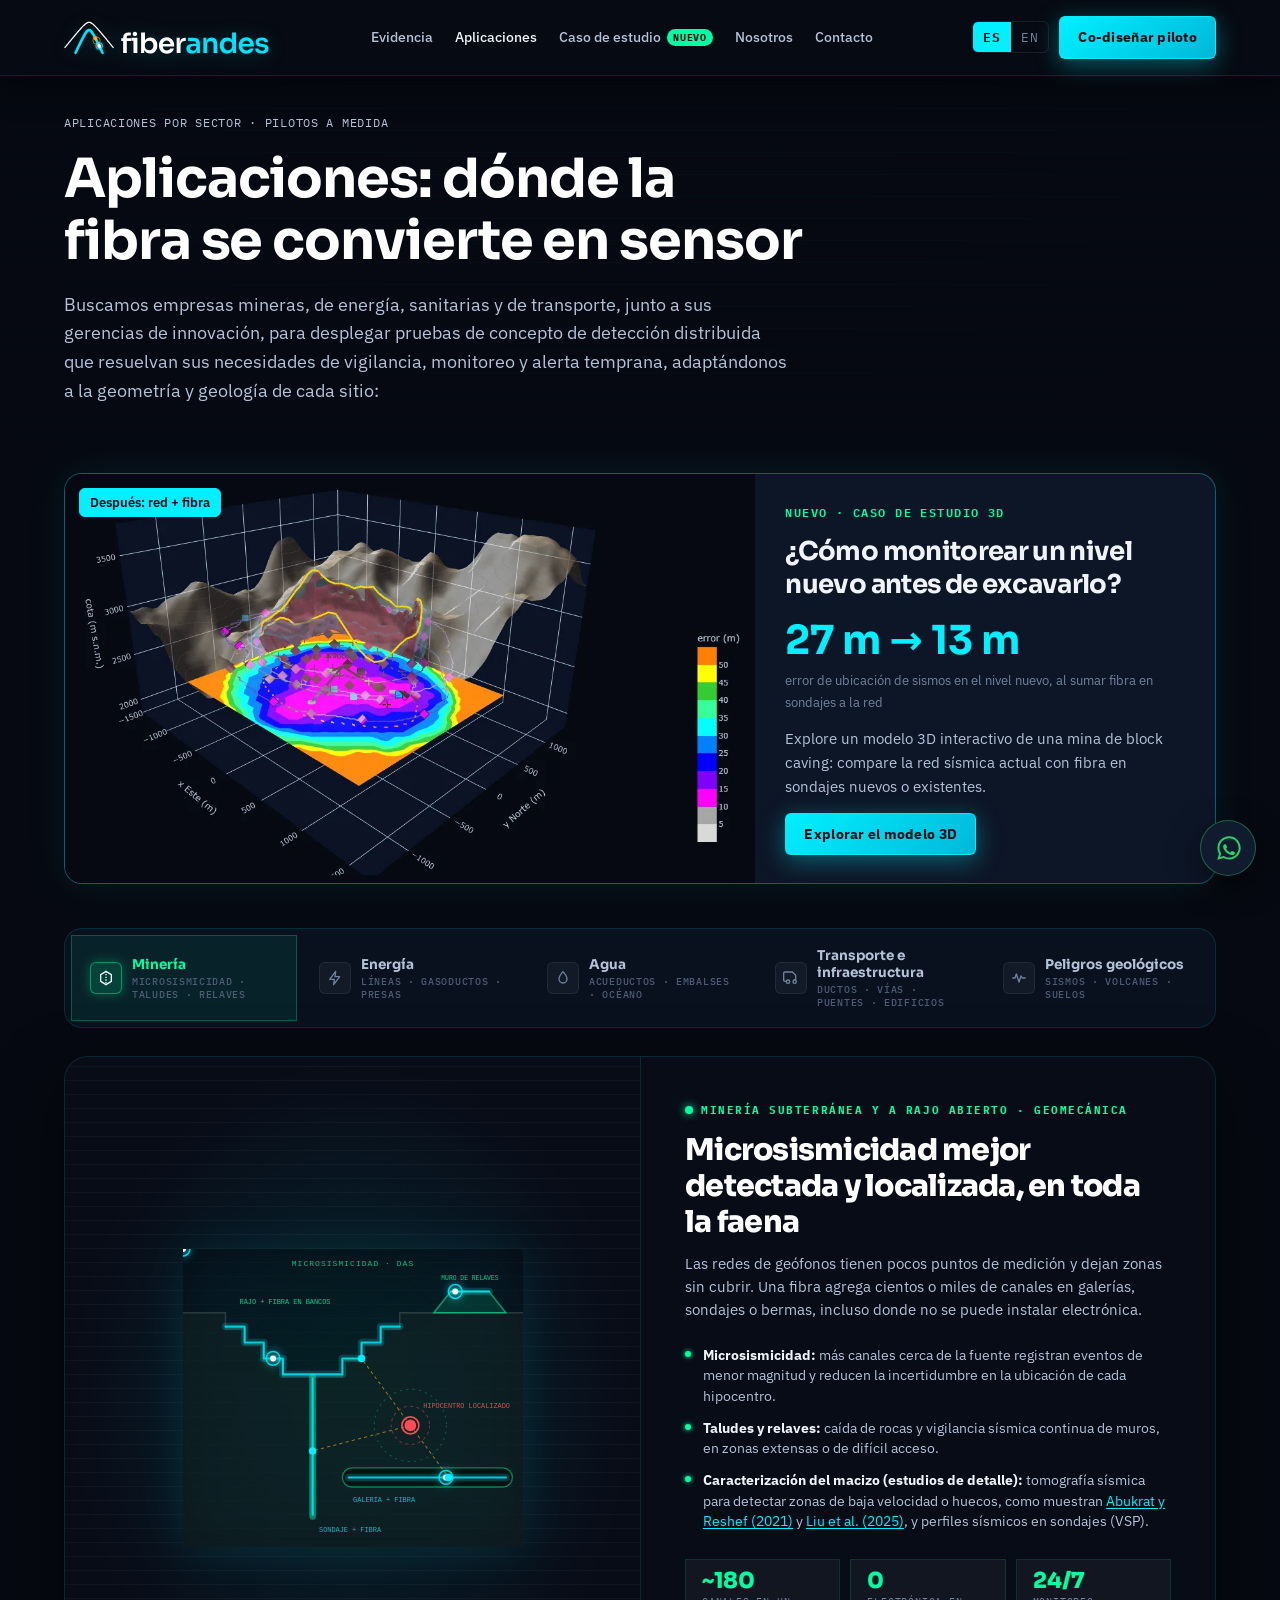
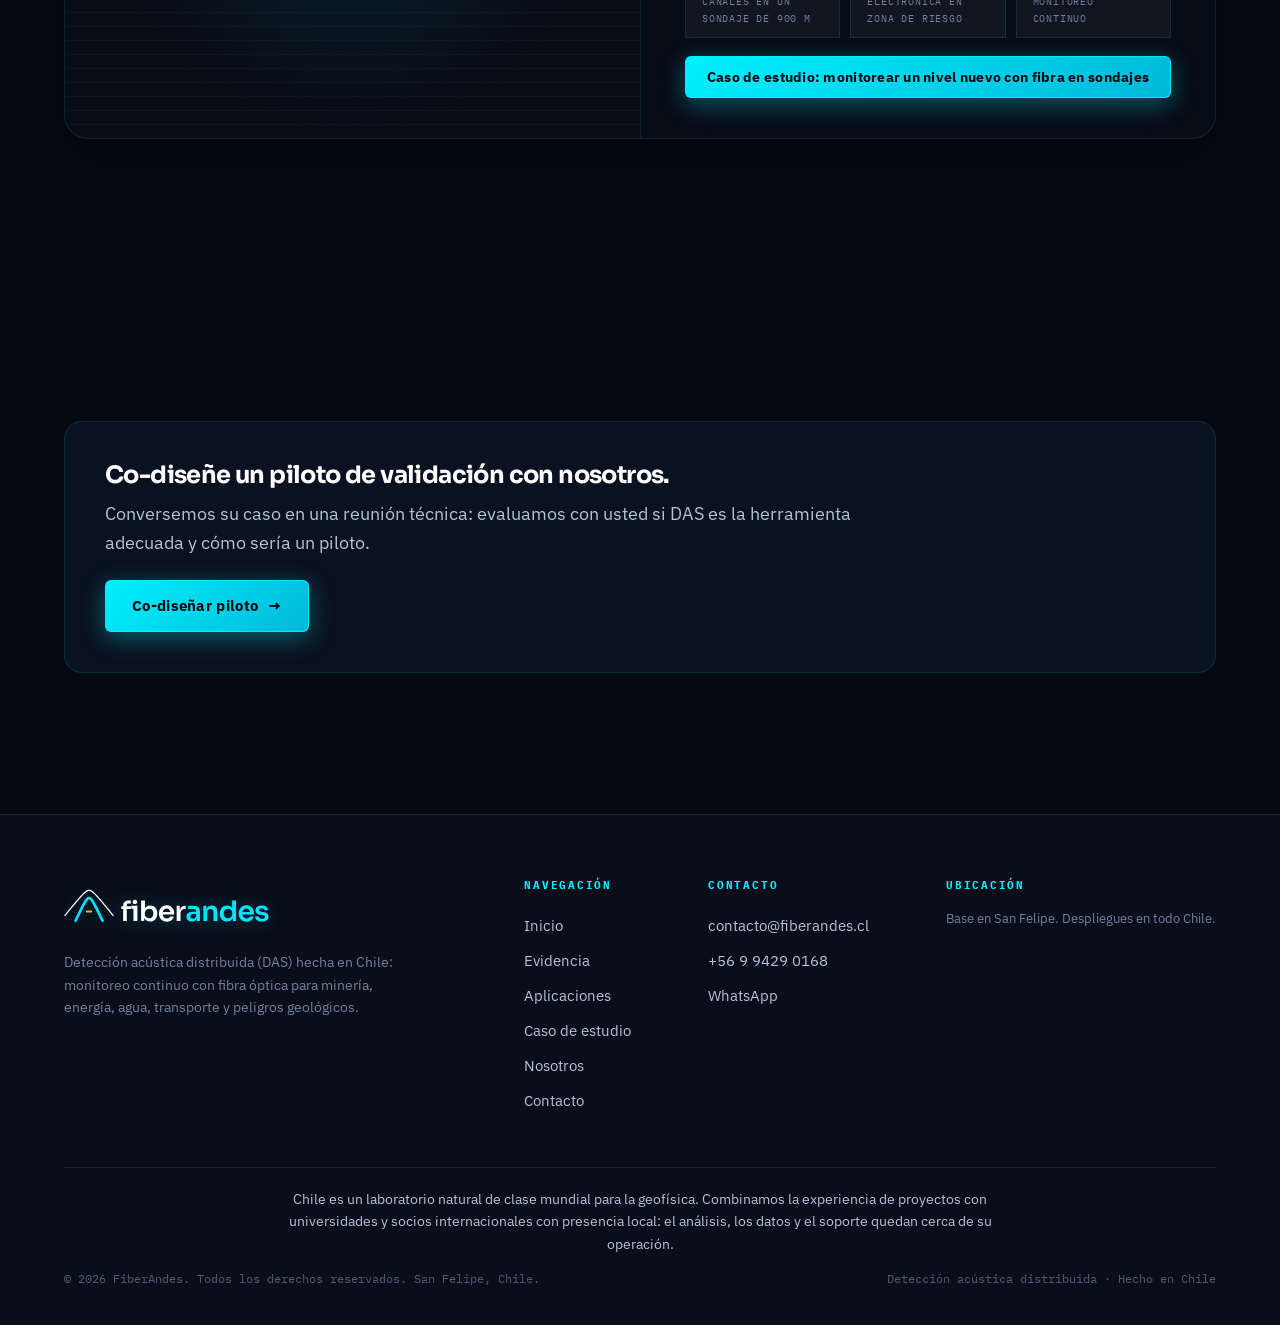
<file: aplicaciones.html>
<!DOCTYPE html>
<html lang="es">
<head>
  <meta charset="UTF-8">
  <meta name="viewport" content="width=device-width, initial-scale=1.0">
  <title>Aplicaciones de la fibra &oacute;ptica como sensor (DAS) &mdash; FiberAndes</title>
  <meta name="description" content="Monitoreo con fibra &oacute;ptica distribuida (DAS) en miner&iacute;a, energ&iacute;a, agua, transporte y peligros geol&oacute;gicos: microsismicidad, taludes, relaves, ductos, v&iacute;as y m&aacute;s.">
  <meta name="author" content="FiberAndes">
  <meta name="robots" content="index, follow">
  <link rel="canonical" href="https://www.fiberandes.cl/aplicaciones.html">

  <!-- Open Graph / LinkedIn -->
  <meta property="og:type" content="website">
  <meta property="og:url" content="https://www.fiberandes.cl/aplicaciones.html">
  <meta property="og:site_name" content="FiberAndes">
  <meta property="og:locale" content="es_CL">
  <meta property="og:title" content="Aplicaciones de la fibra &oacute;ptica como sensor (DAS) &mdash; FiberAndes">
  <meta property="og:description" content="Monitoreo con fibra &oacute;ptica distribuida (DAS) en miner&iacute;a, energ&iacute;a, agua, transporte y peligros geol&oacute;gicos: microsismicidad, taludes, relaves, ductos, v&iacute;as y m&aacute;s.">
  <meta property="og:image" content="https://www.fiberandes.cl/assets/og-image.jpg">

  <!-- Twitter Card -->
  <meta name="twitter:card" content="summary_large_image">
  <meta name="twitter:title" content="Aplicaciones de la fibra &oacute;ptica como sensor (DAS) &mdash; FiberAndes">
  <meta name="twitter:description" content="Monitoreo con fibra &oacute;ptica distribuida (DAS) en miner&iacute;a, energ&iacute;a, agua, transporte y peligros geol&oacute;gicos: microsismicidad, taludes, relaves, ductos, v&iacute;as y m&aacute;s.">
  <meta name="twitter:image" content="https://www.fiberandes.cl/assets/og-image.jpg">

  <meta name="theme-color" content="#060911">

  <!-- Favicon -->
  <link rel="icon" type="image/svg+xml" href="assets/favicon.svg?v=20261005_03">
  <link rel="apple-touch-icon" href="assets/app-icon.svg?v=20261005_03">

  <!-- Google Fonts -->
  <link rel="preconnect" href="https://fonts.googleapis.com">
  <link rel="preconnect" href="https://fonts.gstatic.com" crossorigin>
  <link href="https://fonts.googleapis.com/css2?family=IBM+Plex+Mono:wght@400;500;600;700&family=IBM+Plex+Sans:wght@400;500;600;700&family=Sora:wght@500;600;700;800&display=swap" rel="stylesheet">

  <link rel="stylesheet" href="css/styles.css?v=20261020_04">

</head>
<body>

  <!-- ============================ HEADER / NAVIGATION ============================ -->
  <header class="nav scrolled" data-solid="true" role="banner">
    <div class="wrap">
      <a class="brand" href="index.html" aria-label="FiberAndes Inicio">
        <img class="logo-svg" src="assets/logo.svg?v=20261005_04" alt="FiberAndes &mdash; Distributed Sensing Chile">
      </a>

      <nav class="nav-links" role="navigation" aria-label="Men&uacute; principal">
        <a href="evidencia.html">Evidencia</a>
        <a href="aplicaciones.html" aria-current="page">Aplicaciones</a>
        <a href="caso-nivel-nuevo.html" class="nav-new">Caso de estudio <span class="badge-new">Nuevo</span></a>
        <a href="nosotros.html">Nosotros</a>
        <a href="index.html#contacto">Contacto</a>
      </nav>

      <div class="nav-right">
        <div class="lang-toggle" role="group" aria-label="Selector de idioma">
          <button data-lang="es" class="active">ES</button>
          <button data-lang="en">EN</button>
        </div>

        <a href="index.html#contacto" class="btn btn-primary btn-sm">Co-dise&ntilde;ar piloto</a>

        <button class="nav-toggle" aria-label="Abrir men&uacute; de navegaci&oacute;n" aria-expanded="false">
          <svg width="20" height="20" viewBox="0 0 24 24" fill="none" stroke="currentColor" stroke-width="2" stroke-linecap="round"><path d="M3 6h18M3 12h18M3 18h18"/></svg>
        </button>
      </div>
    </div>
  </header>

  <!-- Mobile Navigation Dropdown -->
  <div class="mobile-nav" role="navigation" aria-label="Men&uacute; m&oacute;vil">
    <a href="evidencia.html">Evidencia</a>
    <a href="aplicaciones.html" aria-current="page">Aplicaciones</a>
    <a href="caso-nivel-nuevo.html" class="nav-new">Caso de estudio <span class="badge-new">Nuevo</span></a>
    <a href="nosotros.html">Nosotros</a>
    <a href="index.html#contacto">Contacto</a>
    <a href="index.html#contacto" class="btn btn-primary" style="margin-top:20px;">Co-dise&ntilde;ar piloto</a>
  </div>

  <main class="page-main">
    <!-- ============================ SECTION 02: PILOTOS INDUSTRIALES ============================ -->
    <section class="section-pad" id="pilotos">
      <div class="wrap">
        <div class="section-head reveal">
          <span class="eyebrow"><span>Aplicaciones por sector &middot; Pilotos a medida</span></span>
          <h1 class="h-section">Aplicaciones: d&oacute;nde la fibra se convierte en sensor</h1>
          <p class="lead">
            Buscamos empresas mineras, de energ&iacute;a, sanitarias y de transporte, junto a sus gerencias de innovaci&oacute;n, para desplegar pruebas de concepto de detecci&oacute;n distribuida que resuelvan sus necesidades de vigilancia, monitoreo y alerta temprana, adapt&aacute;ndonos a la geometr&iacute;a y geolog&iacute;a de cada sitio:
          </p>
        </div>

        <!-- Case study teaser: before / after images of the 3D model -->
        <a class="case-teaser reveal" id="caso-3d" href="caso-nivel-nuevo.html">
          <div class="case-teaser-media">
            <img class="ct-img ct-before" src="images/caso/teaser-antes.webp" alt="Red sísmica actual: el nivel nuevo queda mal cubierto" loading="lazy" width="1080" height="640">
            <img class="ct-img ct-after" src="images/caso/teaser-despues.webp" alt="Red más fibra en sondajes: el nivel nuevo queda bien cubierto" loading="lazy" width="1080" height="640">
            <span class="ct-label ct-label-before">Antes: red actual</span>
            <span class="ct-label ct-label-after">Después: red + fibra</span>
          </div>
          <div class="case-teaser-body">
            <span class="ct-eyebrow">Nuevo · Caso de estudio 3D</span>
            <h3 class="ct-title">¿Cómo monitorear un nivel nuevo antes de excavarlo?</h3>
            <div class="ct-stat"><span class="ct-stat-val">27 m → 13 m</span><span class="ct-stat-lbl">error de ubicación de sismos en el nivel nuevo, al sumar fibra en sondajes a la red</span></div>
            <p class="ct-text">Explore un modelo 3D interactivo de una mina de block caving: compare la red sísmica actual con fibra en sondajes nuevos o existentes.</p>
            <span class="btn btn-primary btn-sm">Explorar el modelo 3D</span>
          </div>
        </a>

        <!-- Applications Tabs -->
        <div class="apps-tabs-wrap reveal">
          <nav class="apps-tab-nav" role="tablist" aria-label="Aplicaciones DAS por sector">
            <button class="apps-tab-btn active" data-tab="mining" role="tab" aria-selected="true" aria-controls="tab-mining" id="btn-mining">
              <span class="tab-icon" aria-hidden="true">
                <svg width="16" height="16" viewBox="0 0 24 24" fill="none" stroke="currentColor" stroke-width="2"><polygon points="12,2 20,7 20,17 12,22 4,17 4,7"/><line x1="12" y1="2" x2="12" y2="22" stroke-dasharray="2 2"/></svg>
              </span>
              <span class="tab-label">
                <strong>Minería</strong>
                <span>Microsismicidad · Taludes · Relaves</span>
              </span>
            </button>
            <button class="apps-tab-btn" data-tab="energy" role="tab" aria-selected="false" aria-controls="tab-energy" id="btn-energy">
              <span class="tab-icon" aria-hidden="true">
                <svg width="16" height="16" viewBox="0 0 24 24" fill="none" stroke="currentColor" stroke-width="2" stroke-linejoin="round"><path d="M13 2 4 14h7l-1 8 9-12h-7l1-8z"/></svg>
              </span>
              <span class="tab-label">
                <strong>Energía</strong>
                <span>Líneas · Gasoductos · Presas</span>
              </span>
            </button>
            <button class="apps-tab-btn" data-tab="water" role="tab" aria-selected="false" aria-controls="tab-water" id="btn-water">
              <span class="tab-icon" aria-hidden="true">
                <svg width="16" height="16" viewBox="0 0 24 24" fill="none" stroke="currentColor" stroke-width="2"><path d="M12 2.5s-6 6.5-6 11a6 6 0 0 0 12 0c0-4.5-6-11-6-11z"/></svg>
              </span>
              <span class="tab-label">
                <strong>Agua</strong>
                <span>Acueductos · Embalses · Océano</span>
              </span>
            </button>
            <button class="apps-tab-btn" data-tab="transport" role="tab" aria-selected="false" aria-controls="tab-transport" id="btn-transport">
              <span class="tab-icon" aria-hidden="true">
                <svg width="16" height="16" viewBox="0 0 24 24" fill="none" stroke="currentColor" stroke-width="2"><path d="M5 17H3a2 2 0 0 1-2-2V5a2 2 0 0 1 2-2h11l5 5v6h-2"/><circle cx="7.5" cy="17.5" r="2.5"/><circle cx="17.5" cy="17.5" r="2.5"/></svg>
              </span>
              <span class="tab-label">
                <strong>Transporte e infraestructura</strong>
                <span>Ductos · Vías · Puentes · Edificios</span>
              </span>
            </button>
            <button class="apps-tab-btn" data-tab="geo" role="tab" aria-selected="false" aria-controls="tab-geo" id="btn-geo">
              <span class="tab-icon" aria-hidden="true">
                <svg width="16" height="16" viewBox="0 0 24 24" fill="none" stroke="currentColor" stroke-width="2" stroke-linejoin="round"><path d="M2 12h4l2-6 4 12 3-9 2 3h5"/></svg>
              </span>
              <span class="tab-label">
                <strong>Peligros geológicos</strong>
                <span>Sismos · Volcanes · Suelos</span>
              </span>
            </button>
          </nav>

          <div class="apps-tab-panels">

            <!-- ===== TAB 1: MINERÍA ===== -->
            <div class="apps-tab-panel active" data-tab="mining" id="tab-mining" role="tabpanel" aria-labelledby="btn-mining">
              <div class="tab-panel-inner">
                <div class="tab-panel-visual">
                  <svg viewBox="0 0 320 280" fill="none" xmlns="http://www.w3.org/2000/svg">
                    <rect x="0" y="0" width="320" height="280" fill="rgba(4,9,17,0.5)" rx="4"/>
                    <path d="M0 60 L40 60 L40 75 L58 75 L58 90 L76 90 L76 105 L94 105 L94 120 L150 120 L150 105 L168 105 L168 90 L186 90 L186 75 L204 75 L204 60 L320 60 L320 280 L0 280 Z" fill="rgba(25,40,38,0.4)"/>
                    <path d="M0 60 L40 60 L40 75 L58 75 L58 90 L76 90 L76 105 L94 105 L94 120 L150 120 L150 105 L168 105 L168 90 L186 90 L186 75 L204 75 L204 60 L320 60" stroke="rgba(255,255,255,0.14)" stroke-width="1.4"/>
                    <path class="fiber-glow" d="M40 73 L58 73 L58 88 L76 88 L76 103 L94 103 L94 118 L150 118 L150 103 L168 103 L168 88 L186 88 L186 73 L204 73"/><path class="fiber-core" id="fp-mining-1" d="M40 73 L58 73 L58 88 L76 88 L76 103 L94 103 L94 118 L150 118 L150 103 L168 103 L168 88 L186 88 L186 73 L204 73"/><g class="fiber-pulse"><circle r="6.5" class="fiber-pulse-ring"/><circle r="2.8" class="fiber-pulse-dot"/><animateMotion dur="3.0s" begin="0.6s" repeatCount="indefinite" rotate="auto"><mpath href="#fp-mining-1"/></animateMotion></g>
                    <path d="M236 60 L252 40 L288 40 L304 60 Z" fill="rgba(0,255,163,0.12)" stroke="rgba(0,255,163,0.55)" stroke-width="1.3"/>
                    <path class="fiber-glow" d="M252 40 L288 40"/><path class="fiber-core" id="fp-mining-2" d="M252 40 L288 40"/><g class="fiber-pulse"><circle r="6.5" class="fiber-pulse-ring"/><circle r="2.8" class="fiber-pulse-dot"/><animateMotion dur="2.4s" begin="1.2s" repeatCount="indefinite" rotate="auto"><mpath href="#fp-mining-2"/></animateMotion></g>
                    <line x1="122" y1="120" x2="122" y2="252" stroke="rgba(0,255,163,0.35)" stroke-width="6" stroke-linecap="round"/>
                    <path class="fiber-glow" d="M122 122 L122 250"/><path class="fiber-core" id="fp-mining-3" d="M122 122 L122 250"/><g class="fiber-pulse"><circle r="6.5" class="fiber-pulse-ring"/><circle r="2.8" class="fiber-pulse-dot"/><animateMotion dur="2.4s" begin="1.8s" repeatCount="indefinite" rotate="auto"><mpath href="#fp-mining-3"/></animateMotion></g>
                    <rect x="150" y="206" width="160" height="18" rx="9" fill="rgba(0,0,0,0.45)" stroke="rgba(0,255,163,0.45)" stroke-width="1.3"/>
                    <path class="fiber-glow" d="M156 215 L304 215"/><path class="fiber-core" id="fp-mining-4" d="M156 215 L304 215"/><g class="fiber-pulse"><circle r="6.5" class="fiber-pulse-ring"/><circle r="2.8" class="fiber-pulse-dot"/><animateMotion dur="2.4s" begin="0.0s" repeatCount="indefinite" rotate="auto"><mpath href="#fp-mining-4"/></animateMotion></g>
                    <circle cx="214" cy="166" r="18" stroke="rgba(255,75,85,0.4)" stroke-width="1" stroke-dasharray="3 3"/>
                    <circle cx="214" cy="166" r="34" stroke="rgba(0,255,163,0.25)" stroke-width="1" stroke-dasharray="2 4"/>
                    <line x1="214" y1="166" x2="122" y2="190" stroke="rgba(255,176,32,0.55)" stroke-width="1" stroke-dasharray="3 3"/>
                    <line x1="214" y1="166" x2="250" y2="215" stroke="rgba(255,176,32,0.55)" stroke-width="1" stroke-dasharray="3 3"/>
                    <line x1="214" y1="166" x2="168" y2="103" stroke="rgba(255,176,32,0.55)" stroke-width="1" stroke-dasharray="3 3"/>
                    <circle cx="214" cy="166" r="5.5" fill="#ff4b55"/>
                    <circle class="svg-pulse-ring" cx="214" cy="166" r="8" stroke="#ff4b55" stroke-width="1.5" fill="none"/>
                    <circle class="svg-blink" cx="122" cy="190" r="3.5" fill="rgba(0,240,255,1)" style="animation-delay:0s"/>
                    <circle class="svg-blink" cx="250" cy="215" r="3.5" fill="rgba(0,240,255,1)" style="animation-delay:0.3s"/>
                    <circle class="svg-blink" cx="168" cy="103" r="3.5" fill="rgba(0,240,255,1)" style="animation-delay:0.6s"/>
                    <text x="96" y="52" text-anchor="middle" font-family="monospace" font-size="6.5" fill="rgba(0,255,163,0.8)">RAJO + FIBRA EN BANCOS</text>
                    <text x="270" y="29" text-anchor="middle" font-family="monospace" font-size="6" fill="rgba(0,255,163,0.8)">MURO DE RELAVES</text>
                    <text x="128" y="266" font-family="monospace" font-size="6.5" fill="rgba(0,240,255,0.75)">SONDAJE + FIBRA</text>
                    <text x="160" y="238" font-family="monospace" font-size="6.5" fill="rgba(0,240,255,0.75)">GALER&Iacute;A + FIBRA</text>
                    <text x="226" y="150" font-family="monospace" font-size="6.5" fill="rgba(255,75,85,0.9)">HIPOCENTRO LOCALIZADO</text>
                    <text x="160" y="16" text-anchor="middle" font-family="monospace" font-size="7.5" fill="rgba(0,255,163,0.75)" letter-spacing="1">MICROSISMICIDAD &middot; DAS</text>
                  </svg>
                </div>
                <div class="tab-panel-content">
                  <div class="tab-content-eyebrow">Minería Subterránea y a Rajo Abierto · Geomecánica</div>
                  <h3 class="tab-content-title">Microsismicidad mejor detectada y localizada, en toda la faena</h3>
                  <p class="tab-content-sub">Las redes de geófonos tienen pocos puntos de medición y dejan zonas sin cubrir. Una fibra agrega cientos o miles de canales en galerías, sondajes o bermas, incluso donde no se puede instalar electrónica.</p>
                  <ul class="tab-feature-list">
                    <li><span class="feat-dot"></span><span><strong>Microsismicidad:</strong> más canales cerca de la fuente registran eventos de menor magnitud y reducen la incertidumbre en la ubicación de cada hipocentro.</span></li>
                    <li><span class="feat-dot"></span><span><strong>Taludes y relaves:</strong> caída de rocas y vigilancia sísmica continua de muros, en zonas extensas o de difícil acceso.</span></li>
                    <li><span class="feat-dot"></span><span><strong>Caracterización del macizo (estudios de detalle):</strong> tomografía sísmica para detectar zonas de baja velocidad o huecos, como muestran <a class="ref-link" href="https://doi.org/10.1190/GEO2020-0400.1" target="_blank" rel="noopener">Abukrat y Reshef (2021)</a> y <a class="ref-link" href="https://doi.org/10.1029/2024JB030659" target="_blank" rel="noopener">Liu et al. (2025)</a>, y perfiles sísmicos en sondajes (VSP).</span></li>
                  </ul>
                  <div class="tab-metrics-row">
                    <div class="tab-metric"><span class="tab-metric-val">~180</span><span class="tab-metric-lbl">Canales en un sondaje de 900 m</span></div>
                    <div class="tab-metric"><span class="tab-metric-val">0</span><span class="tab-metric-lbl">Electrónica en zona de riesgo</span></div>
                    <div class="tab-metric"><span class="tab-metric-val">24/7</span><span class="tab-metric-lbl">Monitoreo continuo</span></div>
                  </div>
                  <a class="btn btn-primary btn-sm" href="caso-nivel-nuevo.html" style="margin-top: 18px;">Caso de estudio: monitorear un nivel nuevo con fibra en sondajes</a>
                </div>
              </div>
            </div>

            <!-- ===== TAB 2: ENERGÍA ===== -->
            <div class="apps-tab-panel" data-tab="energy" id="tab-energy" role="tabpanel" aria-labelledby="btn-energy">
              <div class="tab-panel-inner">
                <div class="tab-panel-visual">
                  <svg viewBox="0 0 320 280" fill="none" xmlns="http://www.w3.org/2000/svg">
                    <rect x="0" y="0" width="320" height="280" fill="rgba(4,9,17,0.5)" rx="4"/>
                    <rect x="0" y="150" width="320" height="130" fill="rgba(40,30,15,0.3)"/>
                    <line x1="0" y1="150" x2="320" y2="150" stroke="rgba(255,255,255,0.12)" stroke-width="1.5"/>
                    <path d="M58 150 L70 40 L82 150 M62 112 L78 112 M65 80 L75 80 M50 55 L90 55 M70 40 L70 30" stroke="rgba(255,176,32,0.55)" stroke-width="1.6"/>
                    <path class="fiber-glow" d="M0 36 Q40 32 70 30 Q190 52 320 36"/><path class="fiber-core" id="fp-energy-5" d="M0 36 Q40 32 70 30 Q190 52 320 36"/><g class="fiber-pulse"><circle r="6.5" class="fiber-pulse-ring"/><circle r="2.8" class="fiber-pulse-dot"/><animateMotion dur="3.8s" begin="0.6s" repeatCount="indefinite" rotate="auto"><mpath href="#fp-energy-5"/></animateMotion></g>
                    <text x="104" y="52" font-family="monospace" font-size="6" fill="rgba(0,240,255,0.75)">L&Iacute;NEA A&Eacute;REA &middot; FIBRA OPGW</text>
                    <path d="M90 55 Q190 75 320 58" stroke="rgba(255,176,32,0.35)" stroke-width="1.2"/>
                    <path d="M0 62 Q25 58 50 55" stroke="rgba(255,176,32,0.35)" stroke-width="1.2"/>
                    <rect x="0" y="191" width="320" height="10" rx="5" fill="rgba(255,176,32,0.12)" stroke="rgba(255,176,32,0.55)" stroke-width="1.4"/>
                    <path class="fiber-glow" d="M0 196 L320 196"/><path class="fiber-core" id="fp-energy-6" d="M0 196 L320 196"/><g class="fiber-pulse"><circle r="6.5" class="fiber-pulse-ring"/><circle r="2.8" class="fiber-pulse-dot"/><animateMotion dur="3.8s" begin="1.2s" repeatCount="indefinite" rotate="auto"><mpath href="#fp-energy-6"/></animateMotion></g>
                    <rect x="0" y="232" width="320" height="14" rx="7" fill="rgba(176,102,255,0.1)" stroke="rgba(176,102,255,0.5)" stroke-width="1.4"/>
                    <path class="fiber-glow" d="M0 239 L320 239"/><path class="fiber-core" id="fp-energy-7" d="M0 239 L320 239"/><g class="fiber-pulse"><circle r="6.5" class="fiber-pulse-ring"/><circle r="2.8" class="fiber-pulse-dot"/><animateMotion dur="3.8s" begin="1.8s" repeatCount="indefinite" rotate="auto"><mpath href="#fp-energy-7"/></animateMotion></g>
                    <rect x="214" y="128" width="34" height="16" rx="3" fill="rgba(255,176,32,0.25)" stroke="rgba(255,176,32,0.8)" stroke-width="1.3"/>
                    <rect x="208" y="144" width="46" height="6" rx="3" fill="rgba(255,176,32,0.4)"/>
                    <path d="M246 132 L272 112 L286 150 L278 172" stroke="rgba(255,176,32,0.8)" stroke-width="2.4" stroke-linecap="round" stroke-linejoin="round"/>
                    <path d="M272 168 L286 176 L278 182 Z" fill="rgba(255,176,32,0.8)"/>
                    <circle cx="280" cy="196" r="5" fill="#ff4b55"/>
                    <circle class="svg-pulse-ring" cx="280" cy="196" r="8" stroke="#ff4b55" stroke-width="1.5" fill="none"/>
                    <circle cx="120" cy="239" r="4.5" fill="#ff4b55"/>
                    <circle class="svg-pulse-ring" cx="120" cy="239" r="8" stroke="#ff4b55" stroke-width="1.5" fill="none"/>
                    <path d="M116 229 q-4 -8 0 -14 M124 229 q4 -8 0 -14" stroke="rgba(176,102,255,0.6)" stroke-width="1.2"/>
                    <circle class="svg-blink" cx="40" cy="196" r="3.5" fill="rgba(0,240,255,0.9)" style="animation-delay:0s"/>
                    <circle class="svg-blink" cx="160" cy="196" r="3.5" fill="rgba(0,240,255,0.9)" style="animation-delay:0.4s"/>
                    <circle class="svg-blink" cx="60" cy="239" r="3" fill="rgba(0,240,255,0.8)" style="animation-delay:0.2s"/>
                    <circle class="svg-blink" cx="220" cy="239" r="3" fill="rgba(0,240,255,0.8)" style="animation-delay:0.6s"/>
                    <text x="8" y="186" font-family="monospace" font-size="6.5" fill="rgba(255,176,32,0.8)">CABLE DE PODER + FIBRA</text>
                    <text x="8" y="262" font-family="monospace" font-size="6.5" fill="rgba(176,102,255,0.8)">GASODUCTO</text>
                    <text x="231" y="120" text-anchor="middle" font-family="monospace" font-size="6" fill="rgba(255,176,32,0.8)">EXCAVACI&Oacute;N</text>
                    <text x="160" y="18" text-anchor="middle" font-family="monospace" font-size="7.5" fill="rgba(255,176,32,0.7)" letter-spacing="1">TRANSMISI&Oacute;N &middot; GAS &middot; DAS</text>
                  </svg>
                </div>
                <div class="tab-panel-content">
                  <div class="tab-content-eyebrow">Transmisión Eléctrica · Gas · Generación</div>
                  <h3 class="tab-content-title">Vigilancia continua de cables eléctricos, gasoductos y presas</h3>
                  <p class="tab-content-sub">La fibra que acompaña a un cable de poder o a un ducto se convierte en un sensor a lo largo de todo su trazado, sin instalar equipos en terreno.</p>
                  <ul class="tab-feature-list">
                    <li><span class="feat-dot"></span><span><strong>Líneas y cables eléctricos:</strong> con la fibra OPGW de las líneas aéreas o la que acompaña a cables soterrados, se localizan fallas, intervención de terceros, oscilación de conductores por viento y acumulación de hielo.</span></li>
                    <li><span class="feat-dot"></span><span><strong>Gasoductos y oleoductos:</strong> fugas, intervención de terceros y seguimiento del PIG.</span></li>
                    <li><span class="feat-dot"></span><span><strong>Presas y geotermia:</strong> vigilancia sísmica de presas y microsismicidad en campos geotérmicos.</span></li>
                  </ul>
                  <div class="tab-metrics-row">
                    <div class="tab-metric"><span class="tab-metric-val">65 km</span><span class="tab-metric-lbl">Por fibra</span></div>
                    <div class="tab-metric"><span class="tab-metric-val">0</span><span class="tab-metric-lbl">Electrónica en terreno</span></div>
                    <div class="tab-metric"><span class="tab-metric-val">24/7</span><span class="tab-metric-lbl">Vigilancia continua</span></div>
                  </div>
                </div>
              </div>
            </div>

            <!-- ===== TAB 3: AGUA ===== -->
            <div class="apps-tab-panel" data-tab="water" id="tab-water" role="tabpanel" aria-labelledby="btn-water">
              <div class="tab-panel-inner">
                <div class="tab-panel-visual">
                  <svg viewBox="0 0 320 280" fill="none" xmlns="http://www.w3.org/2000/svg">
                    <rect x="0" y="0" width="320" height="280" fill="rgba(4,9,17,0.5)" rx="4"/>
                    <path d="M0 72 L72 72 L72 150 L0 150 Z" fill="rgba(77,163,255,0.18)"/>
                    <path d="M0 72 Q36 67 72 72" stroke="rgba(77,163,255,0.6)" stroke-width="1.2"/>
                    <path d="M70 50 L92 50 L114 150 L70 150 Z" fill="rgba(120,130,150,0.25)" stroke="rgba(77,163,255,0.55)" stroke-width="1.4"/>
                    <path class="fiber-glow" d="M70 50 L92 50 L114 150"/><path class="fiber-core" id="fp-water-8" d="M70 50 L92 50 L114 150"/><g class="fiber-pulse"><circle r="6.5" class="fiber-pulse-ring"/><circle r="2.8" class="fiber-pulse-dot"/><animateMotion dur="2.4s" begin="0.0s" repeatCount="indefinite" rotate="auto"><mpath href="#fp-water-8"/></animateMotion></g>
                    <path d="M0 150 L205 150 Q215 262 320 266 L320 280 L0 280 Z" fill="rgba(20,30,45,0.35)"/>
                    <path d="M205 150 L320 150 L320 266 Q215 262 205 150 Z" fill="rgba(77,163,255,0.14)"/>
                    <path d="M205 150 Q222 146 238 150 T272 150 T306 150 T320 150" stroke="rgba(77,163,255,0.6)" stroke-width="1.2"/>
                    <line x1="0" y1="150" x2="205" y2="150" stroke="rgba(255,255,255,0.12)" stroke-width="1.5"/>
                    <path d="M205 150 Q215 262 320 266" stroke="rgba(255,255,255,0.12)" stroke-width="1.2"/>
                    <path d="M104 204 L88 204 L88 150" stroke="rgba(77,163,255,0.5)" stroke-width="3"/>
                    <rect x="100" y="196" width="96" height="16" rx="8" fill="rgba(77,163,255,0.12)" stroke="rgba(77,163,255,0.6)" stroke-width="1.5"/>
                    <path class="fiber-glow" d="M100 224 L196 224"/><path class="fiber-core" id="fp-water-9" d="M100 224 L196 224"/><g class="fiber-pulse"><circle r="6.5" class="fiber-pulse-ring"/><circle r="2.8" class="fiber-pulse-dot"/><animateMotion dur="2.4s" begin="0.6s" repeatCount="indefinite" rotate="auto"><mpath href="#fp-water-9"/></animateMotion></g>
                    <circle cx="150" cy="204" r="5" fill="#ff4b55"/>
                    <circle class="svg-pulse-ring" cx="150" cy="204" r="8" stroke="#ff4b55" stroke-width="1.5" fill="none"/>
                    <path d="M144 194 q-3 -10 2 -16 M156 194 q3 -10 -2 -16" stroke="rgba(77,163,255,0.7)" stroke-width="1.3"/>
                    <line x1="150" y1="212" x2="150" y2="224" stroke="rgba(255,75,85,0.6)" stroke-dasharray="2 2"/>
                    <path d="M224 142 L252 142 L248 150 L228 150 Z" fill="rgba(200,210,225,0.35)" stroke="rgba(200,210,225,0.7)" stroke-width="1"/>
                    <rect x="232" y="135" width="10" height="7" fill="rgba(200,210,225,0.35)"/>
                    <path d="M246 196 Q262 182 286 190 Q296 194 300 198 L310 190 L308 202 L300 200 Q286 208 262 206 Q248 204 246 196 Z" fill="rgba(77,163,255,0.55)" stroke="rgba(77,163,255,0.9)" stroke-width="1"/>
                    <path d="M240 200 q-6 6 0 12 M233 196 q-9 10 0 20 M226 192 q-12 14 0 28" stroke="rgba(77,163,255,0.55)" stroke-width="1.1"/>
                    <path class="fiber-glow" d="M205 156 Q218 255 320 259"/><path class="fiber-core" id="fp-water-10" d="M205 156 Q218 255 320 259"/><g class="fiber-pulse"><circle r="6.5" class="fiber-pulse-ring"/><circle r="2.8" class="fiber-pulse-dot"/><animateMotion dur="2.4s" begin="1.2s" repeatCount="indefinite" rotate="auto"><mpath href="#fp-water-10"/></animateMotion></g>
                    <circle class="svg-blink" cx="260" cy="245" r="3.5" fill="rgba(0,240,255,1)" style="animation-delay:0.2s"/>
                    <text x="8" y="64" font-family="monospace" font-size="6.5" fill="rgba(77,163,255,0.85)">EMBALSE</text>
                    <text x="104" y="190" font-family="monospace" font-size="6.5" fill="rgba(77,163,255,0.85)">ACUEDUCTO</text>
                    <text x="104" y="242" font-family="monospace" font-size="6.5" fill="rgba(0,240,255,0.75)">FIBRA &Oacute;PTICA</text>
                    <text x="158" y="182" font-family="monospace" font-size="6" fill="rgba(255,75,85,0.85)">FUGA</text>
                    <text x="270" y="178" text-anchor="middle" font-family="monospace" font-size="6" fill="rgba(77,163,255,0.9)">BALLENA</text>
                    <text x="238" y="130" text-anchor="middle" font-family="monospace" font-size="6" fill="rgba(200,210,225,0.8)">BARCO</text>
                    <text x="230" y="276" font-family="monospace" font-size="6" fill="rgba(0,240,255,0.75)">CABLE SUBMARINO</text>
                    <text x="160" y="18" text-anchor="middle" font-family="monospace" font-size="7.5" fill="rgba(77,163,255,0.75)" letter-spacing="1">AGUA &middot; OC&Eacute;ANO &middot; DAS</text>
                  </svg>
                </div>
                <div class="tab-panel-content">
                  <div class="tab-content-eyebrow">Servicios Sanitarios · Recursos Hídricos · Océano</div>
                  <h3 class="tab-content-title">Redes de agua y monitoreo del océano</h3>
                  <p class="tab-content-sub">En un país con escasez hídrica, cada fuga cuenta. DAS escucha la tubería completa y ubica el punto donde algo cambió.</p>
                  <ul class="tab-feature-list">
                    <li><span class="feat-dot"></span><span><strong>Acueductos y tuberías:</strong> detección y localización de fugas e intervención de terceros.</span></li>
                    <li><span class="feat-dot"></span><span><strong>Embalses y presas:</strong> vigilancia sísmica continua de muros y laderas.</span></li>
                    <li><span class="feat-dot"></span><span><strong>Océano:</strong> los cables submarinos de telecomunicaciones funcionan como hidrófonos de decenas de kilómetros para registrar ballenas, tráfico de barcos y oleaje (<a class="ref-link" href="https://doi.org/10.1121/10.0037218" target="_blank" rel="noopener">Xenaki et al., 2025</a>).</span></li>
                  </ul>
                  <div class="tab-metrics-row">
                    <div class="tab-metric"><span class="tab-metric-val">65 km</span><span class="tab-metric-lbl">Por fibra</span></div>
                    <div class="tab-metric"><span class="tab-metric-val">≤10 m</span><span class="tab-metric-lbl">Muestreo espacial</span></div>
                    <div class="tab-metric"><span class="tab-metric-val">24/7</span><span class="tab-metric-lbl">Vigilancia continua</span></div>
                  </div>
                </div>
              </div>
            </div>

            <!-- ===== TAB 4: TRANSPORTE E INFRAESTRUCTURA ===== -->
            <div class="apps-tab-panel" data-tab="transport" id="tab-transport" role="tabpanel" aria-labelledby="btn-transport">
              <div class="tab-panel-inner">
                <div class="tab-panel-visual">
                  <svg viewBox="0 0 320 280" fill="none" xmlns="http://www.w3.org/2000/svg">
                    <rect x="0" y="0" width="320" height="280" fill="rgba(4,9,17,0.5)" rx="4"/>
                    <path d="M196 150 Q240 62 320 66 L320 150 Z" fill="rgba(40,32,55,0.45)" stroke="rgba(176,102,255,0.3)" stroke-width="1.2"/>
                    <path d="M0 150 L40 150 Q70 200 90 204 Q112 200 140 150 L320 150 L320 280 L0 280 Z" fill="rgba(20,15,40,0.35)"/>
                    <path d="M0 150 L40 150 Q70 200 90 204 Q112 200 140 150 L320 150" stroke="rgba(255,255,255,0.14)" stroke-width="1.4"/>
                    <rect x="62" y="145" width="6" height="48" fill="rgba(176,102,255,0.3)" stroke="rgba(176,102,255,0.6)" stroke-width="1"/>
                    <rect x="112" y="145" width="6" height="46" fill="rgba(176,102,255,0.3)" stroke="rgba(176,102,255,0.6)" stroke-width="1"/>
                    <rect x="6" y="139" width="140" height="6" fill="rgba(176,102,255,0.35)" stroke="rgba(176,102,255,0.75)" stroke-width="1.2"/>
                    <line x1="6" y1="137" x2="146" y2="137" stroke="rgba(176,102,255,0.8)" stroke-width="1.4"/>
                    <rect x="40" y="114" width="72" height="20" rx="4" fill="rgba(176,102,255,0.22)" stroke="rgba(176,102,255,0.85)" stroke-width="1.3"/>
                    <rect x="47" y="119" width="11" height="6" rx="1" fill="rgba(0,240,255,0.45)"/><rect x="63" y="119" width="11" height="6" rx="1" fill="rgba(0,240,255,0.45)"/><rect x="79" y="119" width="11" height="6" rx="1" fill="rgba(0,240,255,0.45)"/><rect x="95" y="119" width="11" height="6" rx="1" fill="rgba(0,240,255,0.45)"/>
                    <circle cx="52" cy="135" r="2.6" fill="rgba(176,102,255,0.9)"/><circle cx="100" cy="135" r="2.6" fill="rgba(176,102,255,0.9)"/>
                    <rect x="156" y="86" width="28" height="64" fill="rgba(200,210,225,0.1)" stroke="rgba(200,210,225,0.55)" stroke-width="1.2"/>
                    <g fill="rgba(0,240,255,0.3)"><rect x="161" y="93" width="5" height="5"/><rect x="174" y="93" width="5" height="5"/><rect x="161" y="105" width="5" height="5"/><rect x="174" y="105" width="5" height="5"/><rect x="161" y="117" width="5" height="5"/><rect x="174" y="117" width="5" height="5"/><rect x="161" y="129" width="5" height="5"/><rect x="174" y="129" width="5" height="5"/></g>
                    <path class="fiber-glow" d="M170 148 L170 90"/><path class="fiber-core" id="fp-transport-v5-1" d="M170 148 L170 90"/><g class="fiber-pulse"><circle r="6.5" class="fiber-pulse-ring"/><circle r="2.8" class="fiber-pulse-dot"/><animateMotion dur="2.4s" begin="0.7s" repeatCount="indefinite" rotate="auto"><mpath href="#fp-transport-v5-1"/></animateMotion></g>
                    <path d="M250 150 L250 126 Q270 108 290 126 L290 150 Z" fill="rgba(0,0,0,0.65)" stroke="rgba(176,102,255,0.6)" stroke-width="1.4"/>
                    <line x1="184" y1="148" x2="250" y2="148" stroke="rgba(255,255,255,0.35)" stroke-width="1" stroke-dasharray="4 4"/>
                    <rect x="206" y="138" width="24" height="9" rx="3" fill="rgba(200,210,225,0.3)" stroke="rgba(200,210,225,0.8)" stroke-width="1"/>
                    <circle cx="211" cy="148" r="2" fill="rgba(200,210,225,0.9)"/><circle cx="225" cy="148" r="2" fill="rgba(200,210,225,0.9)"/>
                    <path d="M236 94 l6 -3 l4 5 l-5 4 z M228 110 l5 -2 l3 4 l-4 3 z M242 120 l4 -2 l3 3 l-3 3 z" fill="rgba(255,176,32,0.75)"/>
                    <path d="M232 98 L238 120" stroke="rgba(255,176,32,0.5)" stroke-width="1" stroke-dasharray="2 2"/>
                    <path class="fiber-glow" d="M0 147 L146 147 L154 157 L320 157"/><path class="fiber-core" id="fp-transport-v5-2" d="M0 147 L146 147 L154 157 L320 157"/><g class="fiber-pulse"><circle r="6.5" class="fiber-pulse-ring"/><circle r="2.8" class="fiber-pulse-dot"/><animateMotion dur="3.8s" begin="1.4s" repeatCount="indefinite" rotate="auto"><mpath href="#fp-transport-v5-2"/></animateMotion></g>
                    <circle class="svg-blink" cx="76" cy="147" r="4" fill="rgba(0,240,255,1)" style="animation-delay:0s"/>
                    <circle cx="244" cy="157" r="4.5" fill="#ffb020"/>
                    <circle class="svg-pulse-ring" cx="244" cy="157" r="8" stroke="#ffb020" stroke-width="1.5" fill="none"/>
                    <rect x="0" y="222" width="320" height="16" rx="8" fill="rgba(176,102,255,0.1)" stroke="rgba(176,102,255,0.55)" stroke-width="1.4"/>
                    <path class="fiber-glow" d="M0 250 L320 250"/><path class="fiber-core" id="fp-transport-v5-3" d="M0 250 L320 250"/><g class="fiber-pulse"><circle r="6.5" class="fiber-pulse-ring"/><circle r="2.8" class="fiber-pulse-dot"/><animateMotion dur="3.8s" begin="0.0s" repeatCount="indefinite" rotate="auto"><mpath href="#fp-transport-v5-3"/></animateMotion></g>
                    <circle cx="190" cy="230" r="5" fill="#ff4b55"/>
                    <circle class="svg-pulse-ring" cx="190" cy="230" r="8" stroke="#ff4b55" stroke-width="1.5" fill="none"/>
                    <line x1="190" y1="238" x2="190" y2="250" stroke="rgba(255,75,85,0.6)" stroke-dasharray="2 2"/>
                    <circle class="svg-blink" cx="60" cy="250" r="3" fill="rgba(0,240,255,0.85)" style="animation-delay:0.3s"/>
                    <circle class="svg-blink" cx="290" cy="250" r="3" fill="rgba(0,240,255,0.85)" style="animation-delay:0.7s"/>
                    <text x="76" y="106" text-anchor="middle" font-family="monospace" font-size="6" fill="rgba(0,240,255,0.85)">TREN DETECTADO</text>
                    <text x="90" y="178" text-anchor="middle" font-family="monospace" font-size="6.5" fill="rgba(176,102,255,0.85)">PUENTE</text>
                    <text x="170" y="80" text-anchor="middle" font-family="monospace" font-size="6" fill="rgba(200,210,225,0.85)">EDIFICIO</text>
                    <text x="214" y="174" text-anchor="middle" font-family="monospace" font-size="6" fill="rgba(200,210,225,0.8)">CARRETERA</text>
                    <text x="270" y="102" text-anchor="middle" font-family="monospace" font-size="6" fill="rgba(176,102,255,0.85)">T&Uacute;NEL</text>
                    <text x="214" y="84" text-anchor="middle" font-family="monospace" font-size="6" fill="rgba(255,176,32,0.9)">DESPRENDIMIENTO</text>
                    <text x="8" y="216" font-family="monospace" font-size="6.5" fill="rgba(176,102,255,0.8)">MINERODUCTO</text>
                    <text x="200" y="268" font-family="monospace" font-size="6" fill="rgba(255,75,85,0.9)">ANOMAL&Iacute;A EN EL DUCTO</text>
                    <text x="160" y="16" text-anchor="middle" font-family="monospace" font-size="7.5" fill="rgba(176,102,255,0.75)" letter-spacing="1">DUCTOS &middot; V&Iacute;AS &middot; ESTRUCTURAS &middot; DAS</text>
                  </svg>
                </div>
                <div class="tab-panel-content">
                  <div class="tab-content-eyebrow">Ductos · Ferrocarriles · Vialidad · Estructuras</div>
                  <h3 class="tab-content-title">Ductos, vías y estructuras bajo vigilancia continua</h3>
                  <p class="tab-content-sub">Los cables de comunicaciones que ya recorren ductos, vías y carreteras pueden convertirse en sensores sin detener la operación.</p>
                  <ul class="tab-feature-list">
                    <li><span class="feat-dot"></span><span><strong>Mineroductos:</strong> flujo de pulpa y anomalías a lo largo del trazado.</span></li>
                    <li><span class="feat-dot"></span><span><strong>Ferrocarriles y carreteras:</strong> seguimiento de trenes y tráfico, clasificación de vehículos, anomalías en la vía e intrusión.</span></li>
                    <li><span class="feat-dot"></span><span><strong>Puentes, túneles y edificios:</strong> vibración de puentes, desprendimientos en túneles y monitoreo de cómo responden las estructuras ante un sismo.</span></li>
                  </ul>
                  <div class="tab-metrics-row">
                    <div class="tab-metric"><span class="tab-metric-val">>60 km</span><span class="tab-metric-lbl">Mineroducto analizado</span></div>
                    <div class="tab-metric"><span class="tab-metric-val">65 km</span><span class="tab-metric-lbl">Por fibra</span></div>
                    <div class="tab-metric"><span class="tab-metric-val">24/7</span><span class="tab-metric-lbl">Vigilancia continua</span></div>
                  </div>
                </div>
              </div>
            </div>

            <!-- ===== TAB 5: PELIGROS GEOLÓGICOS ===== -->
            <div class="apps-tab-panel" data-tab="geo" id="tab-geo" role="tabpanel" aria-labelledby="btn-geo">
              <div class="tab-panel-inner">
                <div class="tab-panel-visual">
                  <svg viewBox="0 0 320 280" fill="none" xmlns="http://www.w3.org/2000/svg">
                    <rect x="0" y="0" width="320" height="280" fill="rgba(4,9,17,0.5)" rx="4"/>
                    <path d="M0 150 L22 150 L72 62 L80 60 L88 62 L138 150 L190 150 Q250 114 320 92 L320 280 L0 280 Z" fill="rgba(30,30,45,0.45)"/>
                    <path d="M0 150 L22 150 L72 62 L80 60 L88 62 L138 150 L190 150 Q250 114 320 92" stroke="rgba(255,255,255,0.16)" stroke-width="1.4"/>
                    <path d="M76 56 q-4 -8 1 -14 q5 -6 0 -12 M84 56 q4 -8 -1 -14" stroke="rgba(200,210,225,0.45)" stroke-width="1.3"/>
                    <path d="M238 112 L262 103 L270 116 L246 125 Z" fill="rgba(255,176,32,0.3)" stroke="rgba(255,176,32,0.85)" stroke-width="1.3"/>
                    <path d="M248 104 L236 110 M236 110 l3 -4 M236 110 l4 1" stroke="rgba(255,176,32,0.85)" stroke-width="1.3"/>
                    <path class="fiber-glow" d="M0 157 L140 157 L190 157 Q250 121 320 99"/><path class="fiber-core" id="fp-geo-14" d="M0 157 L140 157 L190 157 Q250 121 320 99"/><g class="fiber-pulse"><circle r="6.5" class="fiber-pulse-ring"/><circle r="2.8" class="fiber-pulse-dot"/><animateMotion dur="3.9s" begin="1.2s" repeatCount="indefinite" rotate="auto"><mpath href="#fp-geo-14"/></animateMotion></g>
                    <line x1="0" y1="186" x2="120" y2="186" stroke="rgba(200,210,225,0.3)" stroke-width="1" stroke-dasharray="2 3"/>
                    <path d="M108 280 L178 172" stroke="rgba(255,75,85,0.45)" stroke-width="1.4" stroke-dasharray="6 3"/>
                    <path d="M118 236 A36 36 0 0 1 190 236" stroke="rgba(255,75,85,0.45)" stroke-width="1.2"/>
                    <path d="M96 236 A58 58 0 0 1 212 236" stroke="rgba(0,240,255,0.3)" stroke-width="1.2" stroke-dasharray="4 3"/>
                    <path d="M74 236 A80 80 0 0 1 234 236" stroke="rgba(0,240,255,0.18)" stroke-width="1.2" stroke-dasharray="3 4"/>
                    <circle cx="154" cy="236" r="6" fill="#ff4b55"/>
                    <circle class="svg-pulse-ring" cx="154" cy="236" r="8" stroke="#ff4b55" stroke-width="1.5" fill="none"/>
                    <circle cx="254" cy="129" r="4" fill="#ffb020"/>
                    <circle class="svg-pulse-ring" cx="254" cy="129" r="8" stroke="#ffb020" stroke-width="1.5" fill="none"/>
                    <circle class="svg-blink" cx="60" cy="157" r="3.5" fill="rgba(0,240,255,1)" style="animation-delay:0.2s"/>
                    <circle class="svg-blink" cx="154" cy="157" r="4" fill="rgba(0,240,255,1)" style="animation-delay:0s"/>
                    <circle class="svg-blink" cx="300" cy="105" r="3.5" fill="rgba(0,240,255,1)" style="animation-delay:0.6s"/>
                    <text x="80" y="24" text-anchor="middle" font-family="monospace" font-size="6.5" fill="rgba(200,210,225,0.8)">VOLC&Aacute;N</text>
                    <text x="262" y="92" text-anchor="middle" font-family="monospace" font-size="6" fill="rgba(255,176,32,0.9)">DESLIZAMIENTO</text>
                    <text x="8" y="174" font-family="monospace" font-size="6.5" fill="rgba(0,240,255,0.75)">FIBRA &Oacute;PTICA &middot; DAS</text>
                    <text x="8" y="196" font-family="monospace" font-size="6" fill="rgba(200,210,225,0.6)">SUELO &middot; Vs30</text>
                    <text x="166" y="256" font-family="monospace" font-size="6.5" fill="rgba(255,75,85,0.9)">SISMO</text>
                    <text x="182" y="186" font-family="monospace" font-size="6" fill="rgba(255,75,85,0.7)">FALLA</text>
                    <text x="160" y="12" text-anchor="middle" font-family="monospace" font-size="7.5" fill="rgba(0,240,255,0.7)" letter-spacing="1">SISMOS &middot; VOLCANES &middot; DESLIZAMIENTOS</text>
                  </svg>
                </div>
                <div class="tab-panel-content">
                  <div class="tab-content-eyebrow">Geofísica · Alerta Temprana</div>
                  <h3 class="tab-content-title">Sismos, volcanes y deslizamientos vigilados con fibra óptica</h3>
                  <p class="tab-content-sub">Chile es uno de los países más sísmicos y volcánicos del mundo. Con DAS, la fibra óptica que ya existe, incluida la fibra oscura de telecomunicaciones, se convierte en una red densa de sensores para vigilar peligros geológicos.</p>
                  <ul class="tab-feature-list">
                    <li><span class="feat-dot"></span><span><strong>Sismos:</strong> ondas P y S a lo largo de decenas de kilómetros de fibra, como el sismo Mw 4.6 registrado en la costa de Tarapacá.</span></li>
                    <li><span class="feat-dot"></span><span><strong>Volcanes y deslizamientos:</strong> microsismicidad y emanación de gases, como en el Cordón Caulle, y alerta temprana de remociones en masa.</span></li>
                    <li><span class="feat-dot"></span><span><strong>Suelos:</strong> perfiles de velocidad de onda S (Vs30) para la clasificación sísmica del suelo.</span></li>
                  </ul>
                  <div class="tab-metrics-row">
                    <div class="tab-metric"><span class="tab-metric-val">Mw 4.6</span><span class="tab-metric-lbl">Sismo registrado en Tarapacá</span></div>
                    <div class="tab-metric"><span class="tab-metric-val">Caulle</span><span class="tab-metric-lbl">Volcán activo monitoreado</span></div>
                    <div class="tab-metric"><span class="tab-metric-val">0</span><span class="tab-metric-lbl">Sensores nuevos</span></div>
                  </div>
                </div>
              </div>
            </div>

          </div><!-- /.apps-tab-panels -->
        </div><!-- /.apps-tabs-wrap -->

      </div>
    </section>

    <section class="section-pad">
      <div class="wrap">
        <div class="page-cta reveal">
          <h2 class="big-cta">Co-dise&ntilde;e un piloto de validaci&oacute;n con nosotros.</h2>
          <p class="lead">Conversemos su caso en una reuni&oacute;n t&eacute;cnica: evaluamos con usted si DAS es la herramienta adecuada y c&oacute;mo ser&iacute;a un piloto.</p>
          <a class="btn btn-primary" href="index.html#contacto">Co-dise&ntilde;ar piloto <span class="arr">&rarr;</span></a>
        </div>
      </div>
    </section>
  </main>

  <!-- ============================ FOOTER ============================ -->
  <footer class="footer" role="contentinfo">
    <div class="wrap">
      <div class="footer-top">
        <div class="footer-brand">
          <a class="brand" href="index.html" aria-label="FiberAndes Inicio">
            <img class="logo-svg" src="assets/logo-static.svg?v=20261005_03" alt="FiberAndes Logo">
          </a>
          <p>
            Detecci&oacute;n ac&uacute;stica distribuida (DAS) hecha en Chile: monitoreo continuo con fibra &oacute;ptica para miner&iacute;a, energ&iacute;a, agua, transporte y peligros geol&oacute;gicos.
          </p>
        </div>

        <div class="footer-cols">
          <div class="footer-col">
            <h5>Navegaci&oacute;n</h5>
            <a href="index.html">Inicio</a>
            <a href="evidencia.html">Evidencia</a>
            <a href="aplicaciones.html">Aplicaciones</a>
            <a href="caso-nivel-nuevo.html">Caso de estudio</a>
            <a href="nosotros.html">Nosotros</a>
            <a href="index.html#contacto">Contacto</a>
          </div>

          <div class="footer-col">
            <h5>Contacto</h5>
            <a href="mailto:contacto@fiberandes.cl">contacto@fiberandes.cl</a>
            <a href="tel:+56994290168">+56 9 9429 0168</a>
            <a href="https://wa.me/56994290168" target="_blank" rel="noopener">WhatsApp</a>
          </div>

          <div class="footer-col">
            <h5>Ubicaci&oacute;n</h5>
            <p style="font-size: 13px; color: var(--fg-2); line-height: 1.6; margin: 0;">
              Base en San Felipe. Despliegues en todo Chile.
            </p>
          </div>
        </div>
      </div>

      <div class="footer-bot" style="flex-direction: column; gap: 8px; text-align: center; border-top: 1px solid var(--line-light); padding-top: 20px;">
        <p style="margin: 0 auto; max-width: 760px; font-family: var(--font-body); font-size: 14px; line-height: 1.6; color: var(--fg-1);">
          Chile es un laboratorio natural de clase mundial para la geof&iacute;sica. Combinamos la experiencia de proyectos con universidades y socios internacionales con presencia local: el an&aacute;lisis, los datos y el soporte quedan cerca de su operaci&oacute;n.
        </p>
        <div style="display: flex; justify-content: space-between; width: 100%; font-size: 12px; color: var(--fg-muted); margin-top: 6px; flex-wrap: wrap; gap: 10px;">
          <span>&copy; 2026 FiberAndes. Todos los derechos reservados. San Felipe, Chile.</span>
          <span>Detecci&oacute;n ac&uacute;stica distribuida &middot; Hecho en Chile</span>
        </div>
      </div>
    </div>
  </footer>

  <!-- ============================ WHATSAPP FLOATING BUTTON ============================ -->
  <a class="wa-fab" href="https://wa.me/56994290168?text=Hola%20FiberAndes%2C%20me%20gustar%C3%ADa%20evaluar%20un%20piloto%20de%20detecci%C3%B3n%20ac%C3%BAstica%20distribuida%20%28DAS%29." target="_blank" rel="noopener" aria-label="Contactar a FiberAndes por WhatsApp">
    <span class="wa-fab-icon" aria-hidden="true">
      <svg width="28" height="28" viewBox="0 0 24 24" fill="currentColor">
        <path d="M12.04 2c-5.46 0-9.91 4.45-9.91 9.91 0 1.75.46 3.45 1.32 4.95L2.05 22l5.25-1.38c1.45.79 3.08 1.21 4.74 1.21 5.46 0 9.91-4.45 9.91-9.91 0-2.65-1.03-5.14-2.9-7.01A9.816 9.816 0 0 0 12.04 2m.01 1.67c2.2 0 4.26.86 5.82 2.42a8.225 8.225 0 0 1 2.41 5.83c0 4.54-3.7 8.24-8.24 8.24-1.48 0-2.93-.4-4.2-1.15l-.3-.18-3.12.82.83-3.04-.2-.31a8.196 8.196 0 0 1-1.26-4.38c0-4.54 3.7-8.24 8.24-8.24m4.52 11.66c-.25-.13-1.47-.72-1.7-.81-.23-.08-.39-.13-.56.13-.16.25-.64.81-.78.98-.15.16-.29.18-.53.06-.25-.13-1.05-.39-1.99-1.23-.74-.66-1.23-1.47-1.38-1.72-.14-.25-.02-.38.11-.5.11-.11.25-.29.37-.43.13-.15.16-.25.25-.41.08-.16.04-.31-.02-.43-.06-.13-.56-1.35-.77-1.85-.2-.49-.41-.42-.56-.43h-.48c-.16 0-.43.06-.66.31-.23.25-.87.85-.87 2.07s.89 2.41 1.01 2.57c.13.16 1.76 2.69 4.26 3.77.6.26 1.06.41 1.43.53.6.19 1.15.16 1.58.1.48-.07 1.47-.6 1.68-1.18.21-.58.21-1.07.15-1.18-.07-.1-.23-.16-.47-.29"/>
      </svg>
    </span>
    <span class="wa-fab-label">Escr&iacute;banos por WhatsApp</span>
  </a>

  <!-- Tab Navigation Script -->
  <script>
  (function(){
    var btns   = document.querySelectorAll('.apps-tab-btn');
    var panels = document.querySelectorAll('.apps-tab-panel');
    btns.forEach(function(btn){
      btn.addEventListener('click', function(){
        var target = btn.dataset.tab;
        btns.forEach(function(b){ b.classList.remove('active'); b.setAttribute('aria-selected','false'); });
        panels.forEach(function(p){ p.classList.remove('active'); });
        btn.classList.add('active');
        btn.setAttribute('aria-selected','true');
        var panel = document.getElementById('tab-' + target);
        if(panel){ panel.classList.add('active'); }
      });
    });
    // open the sector named in the URL, e.g. aplicaciones.html#water
    var fromHash = document.querySelector('.apps-tab-btn[data-tab="' + location.hash.slice(1) + '"]');
    if (fromHash) fromHash.click();
  })();
  </script>

  <script src="js/i18n.js?v=20261021_02"></script>
  <script src="js/app.js?v=20261020_02"></script>
</body>
</html>
</file>
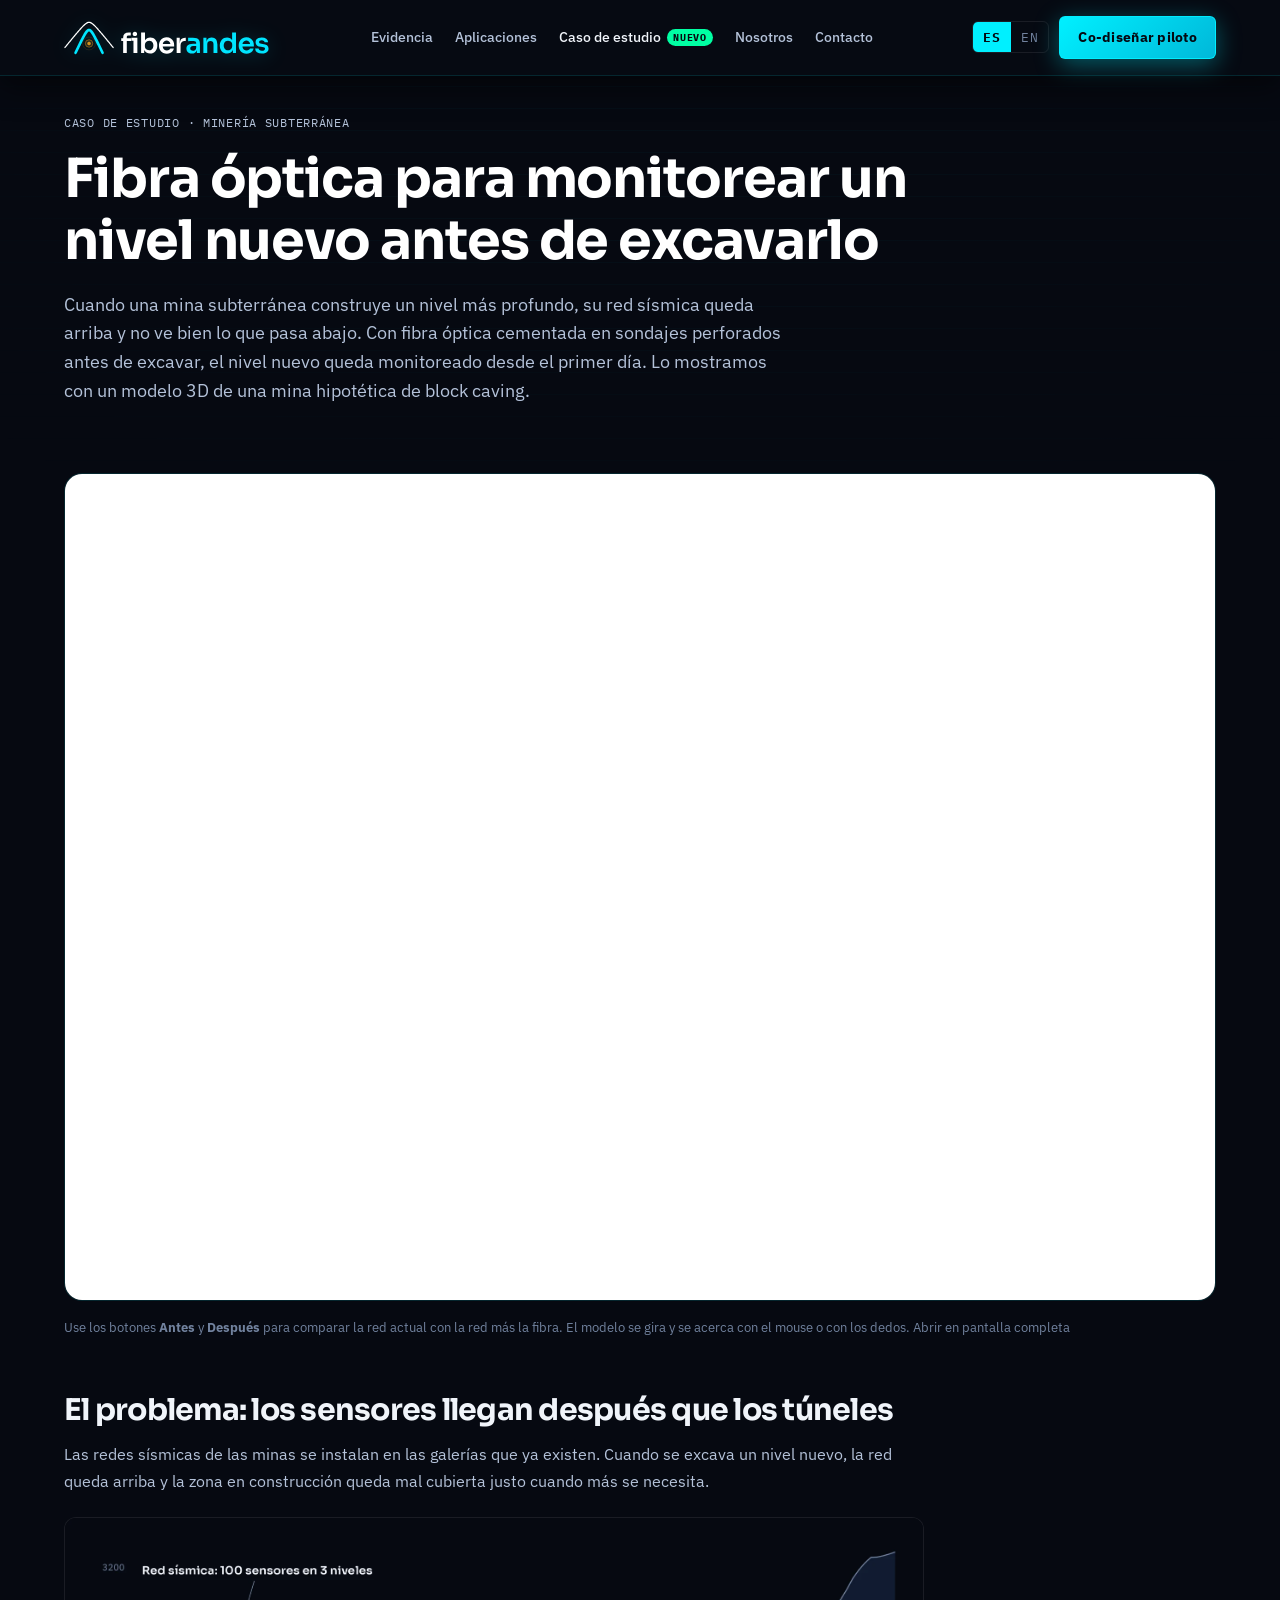
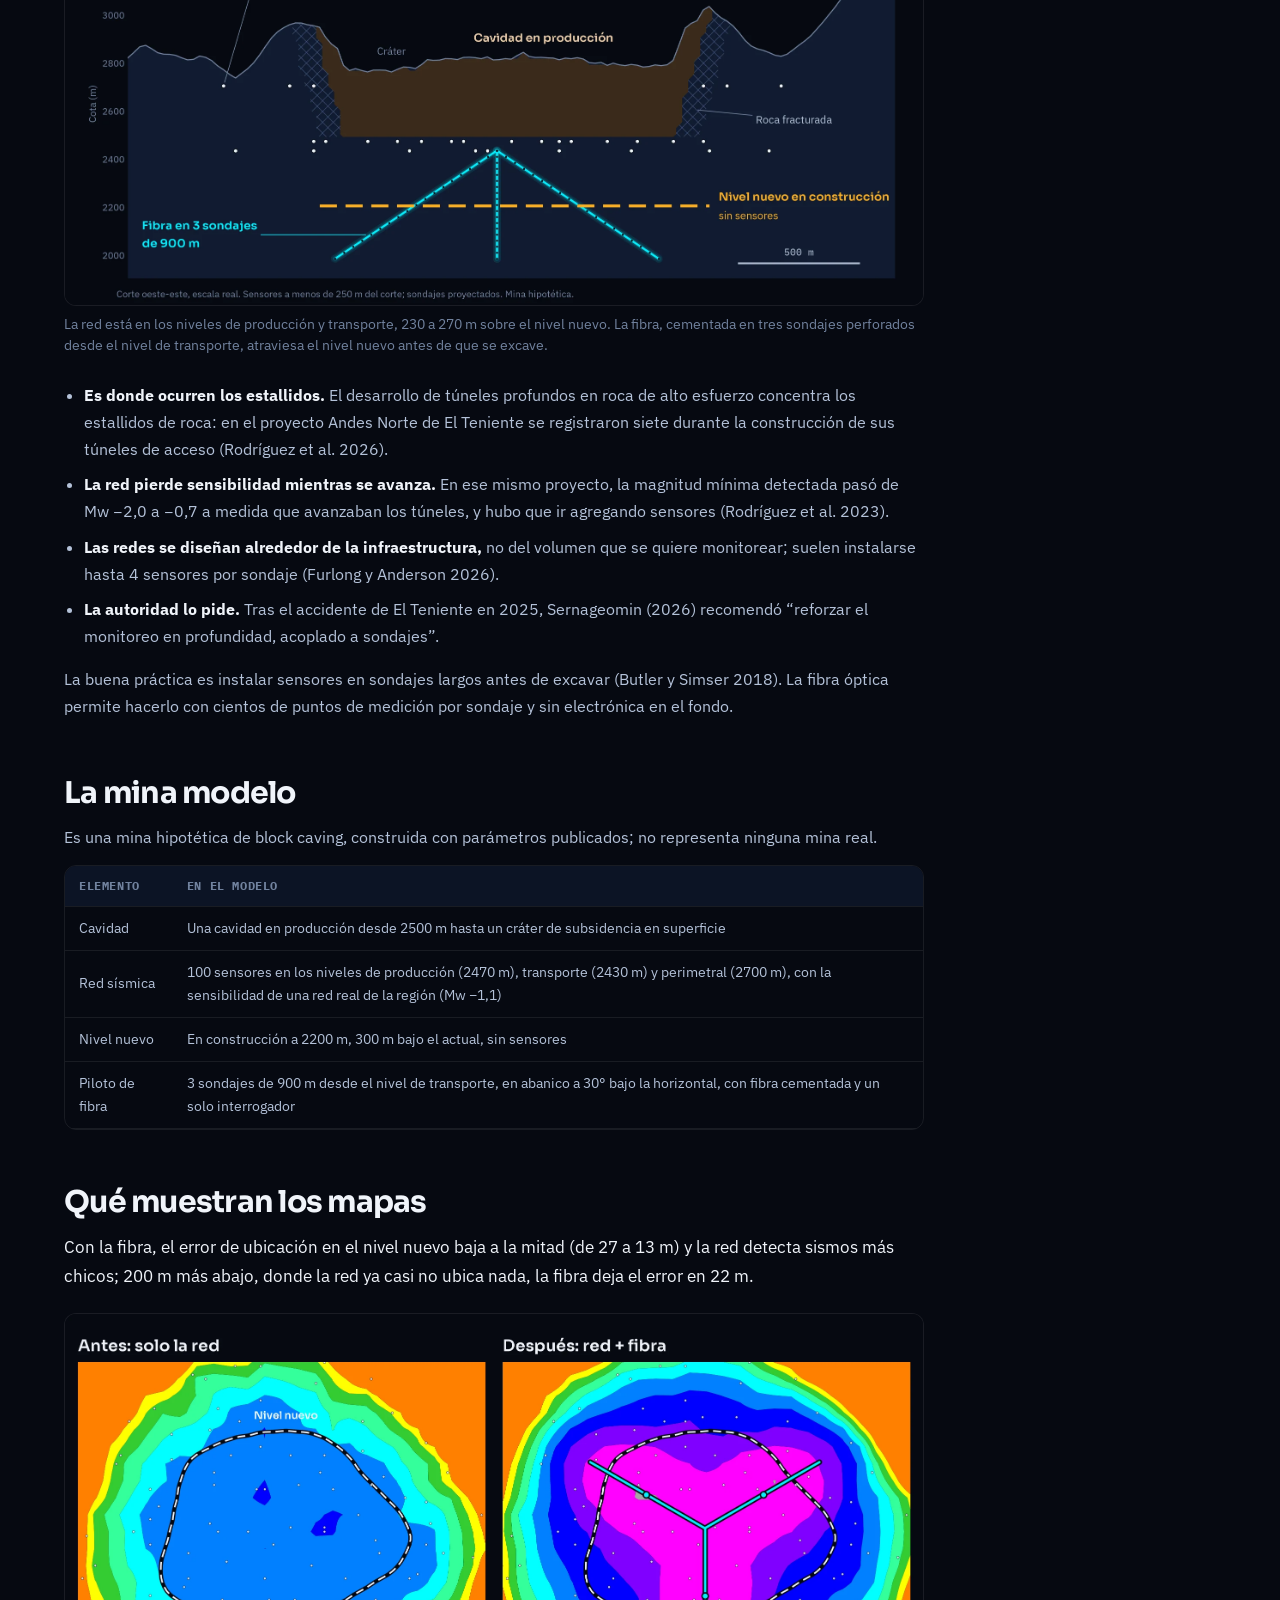
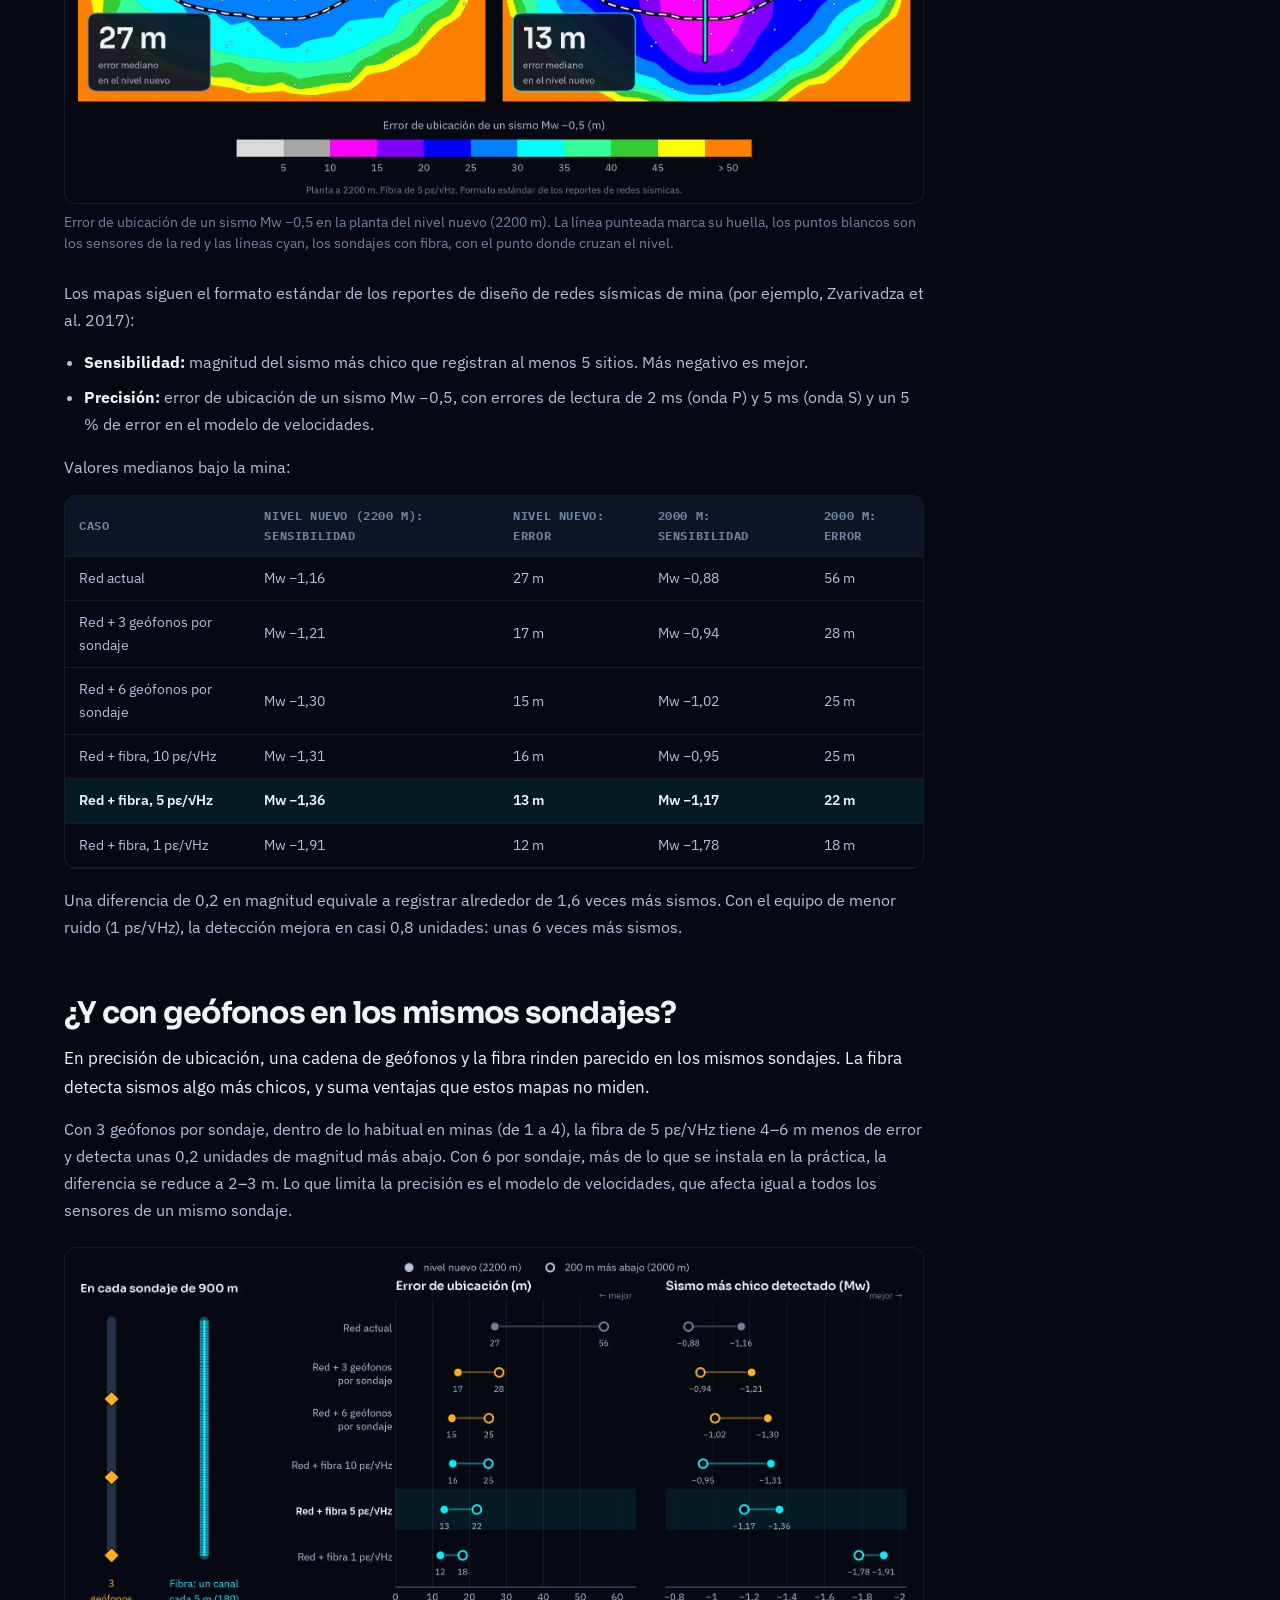
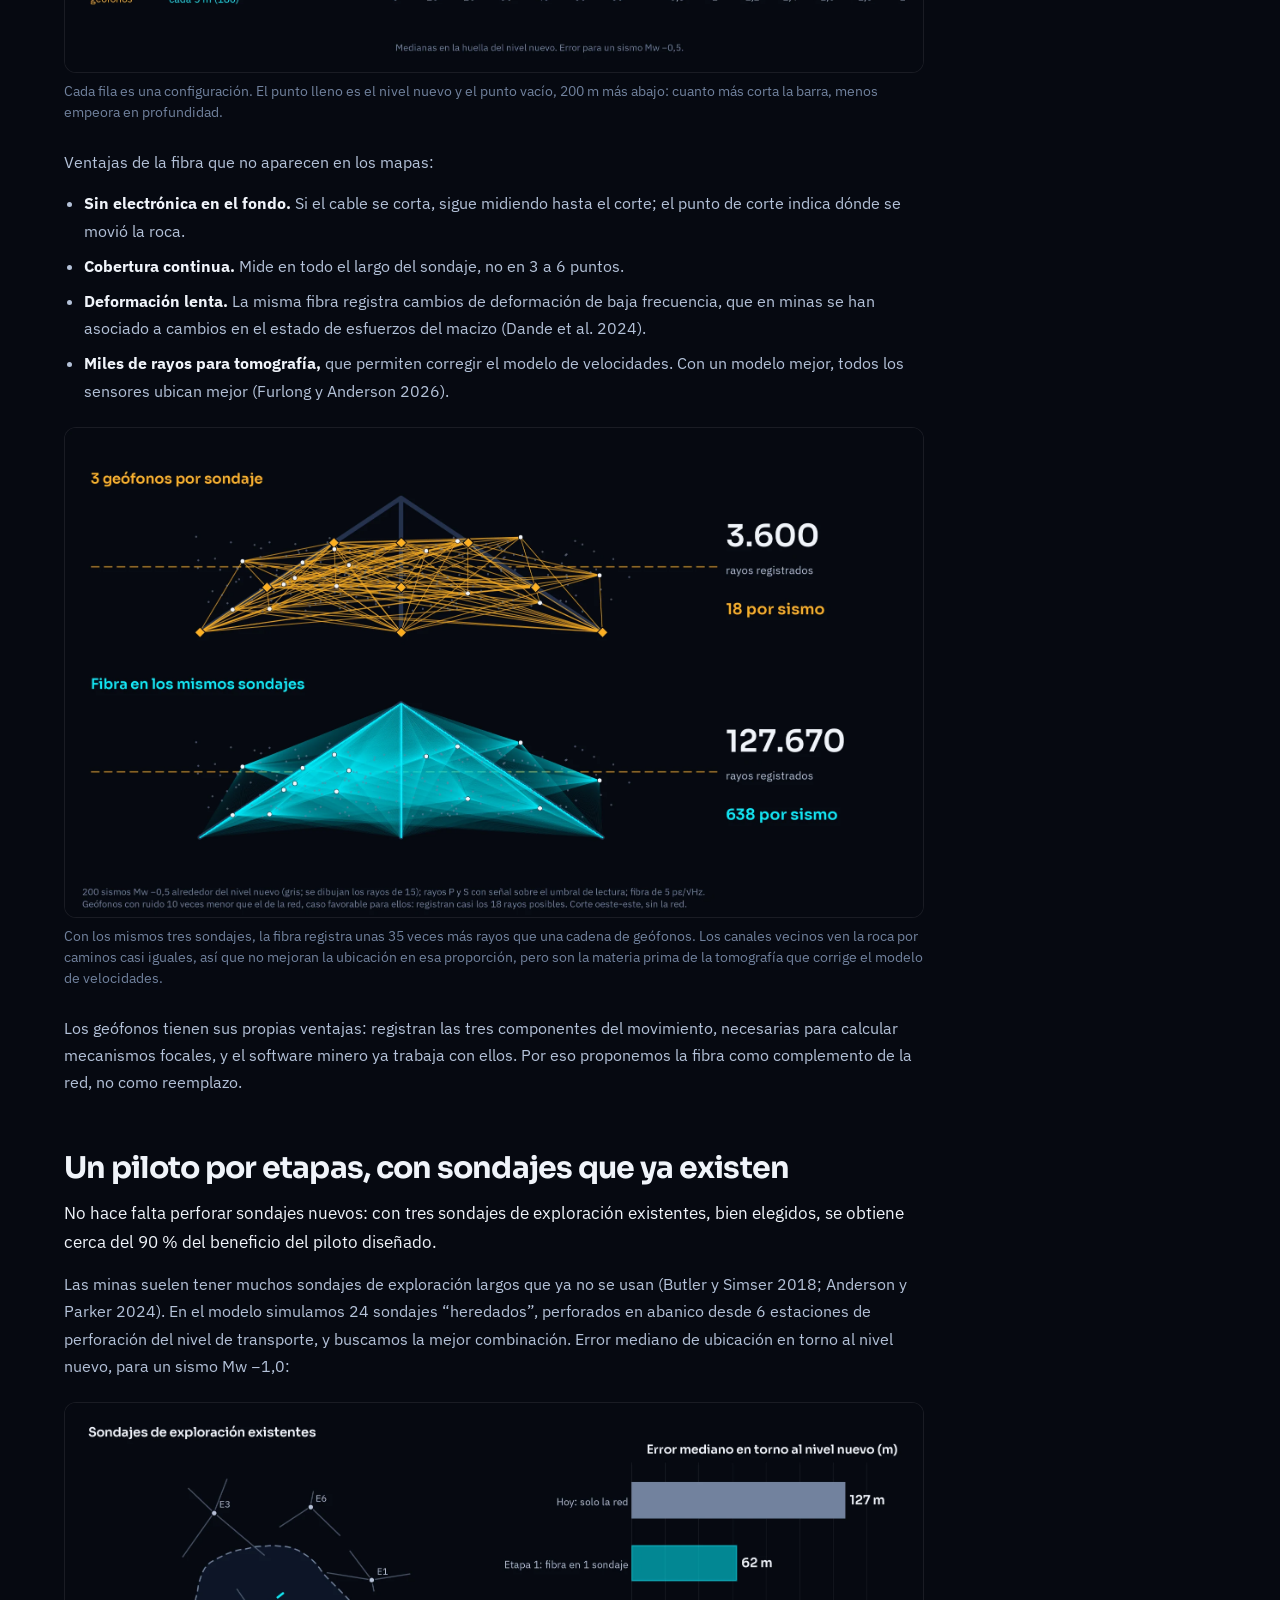
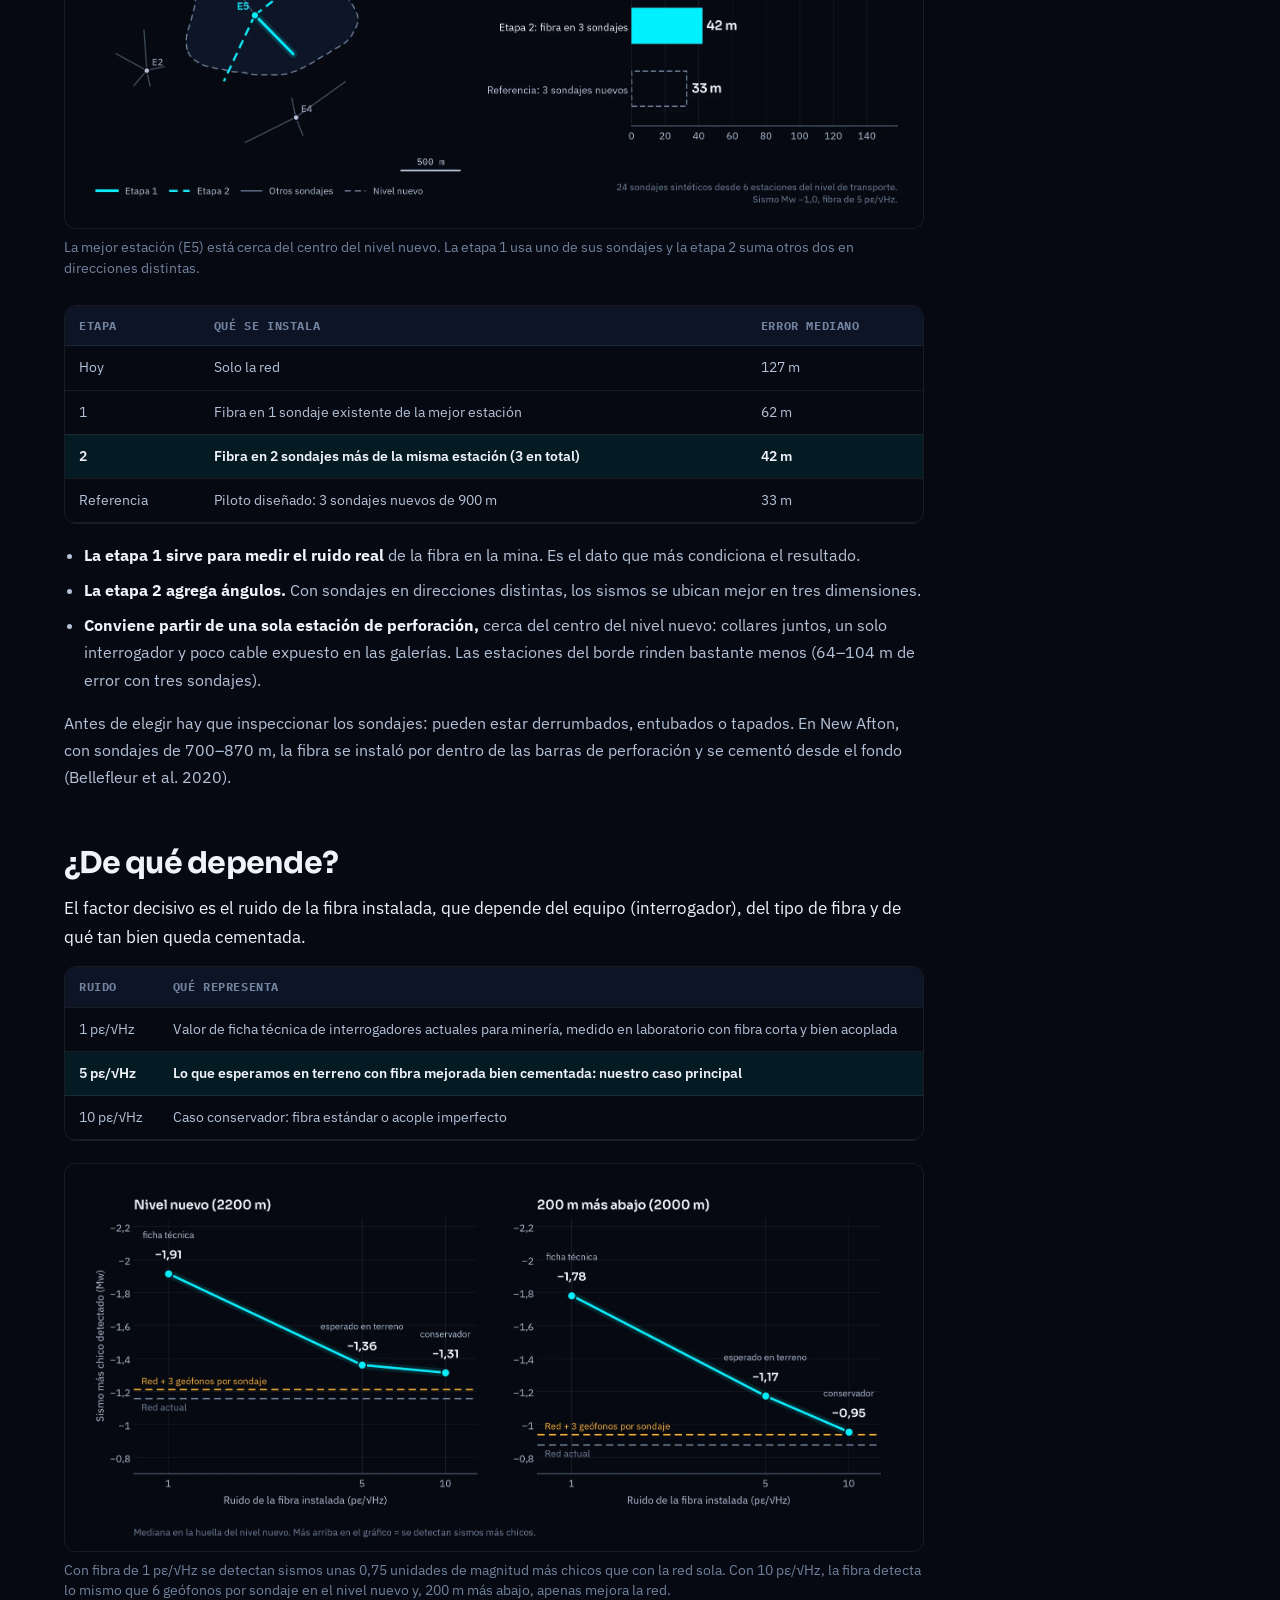
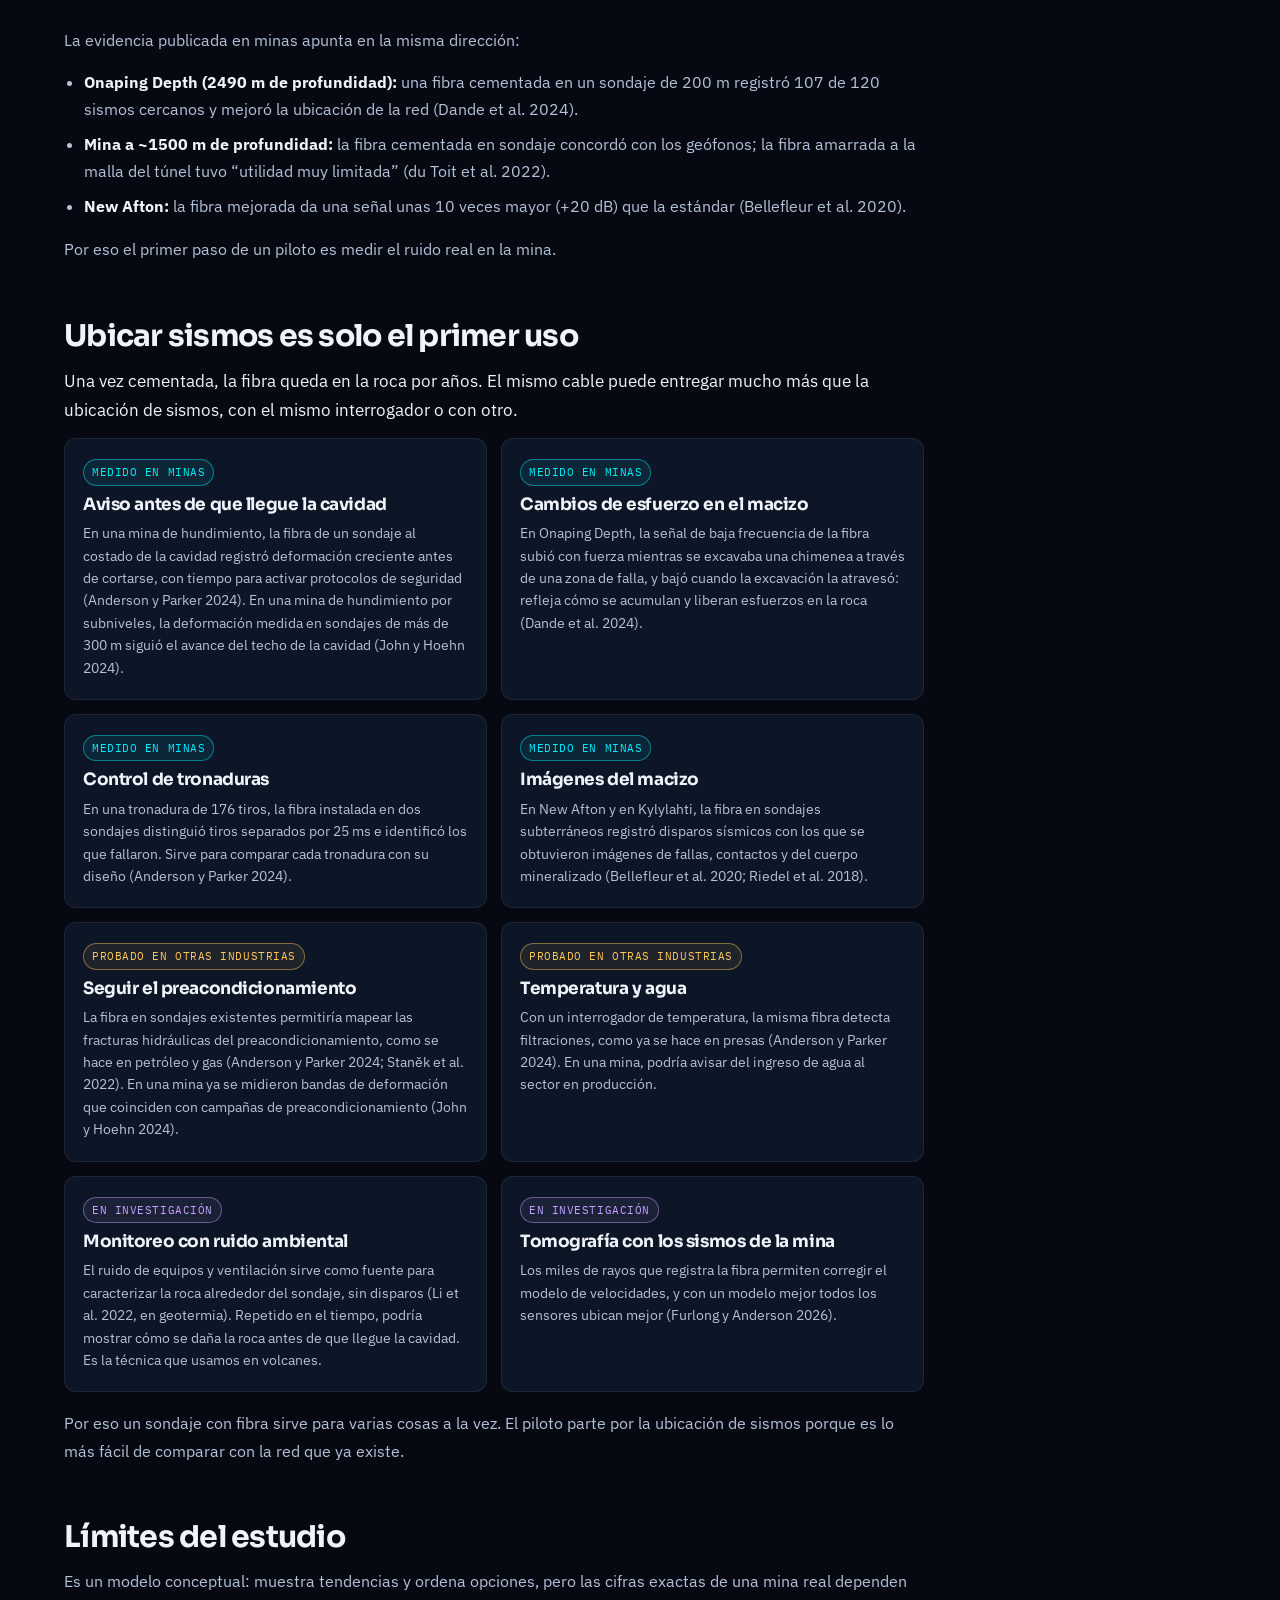
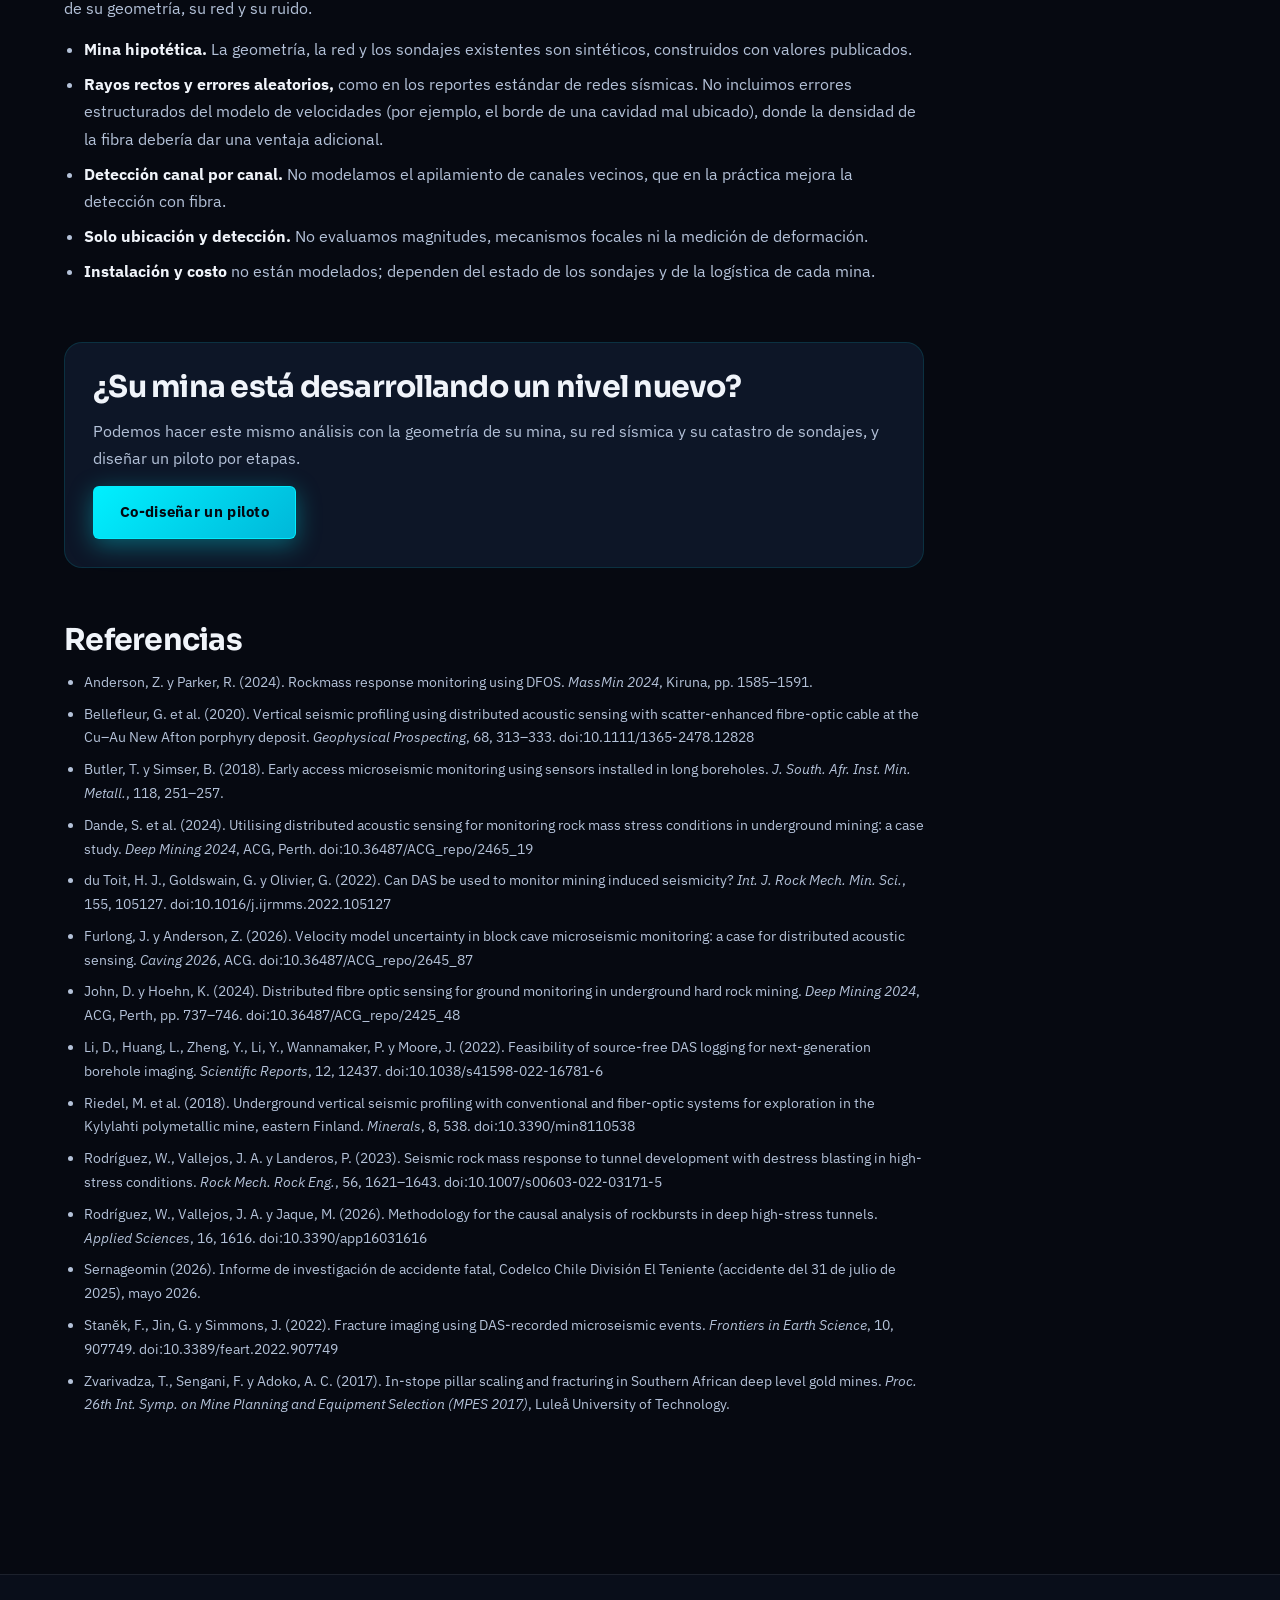
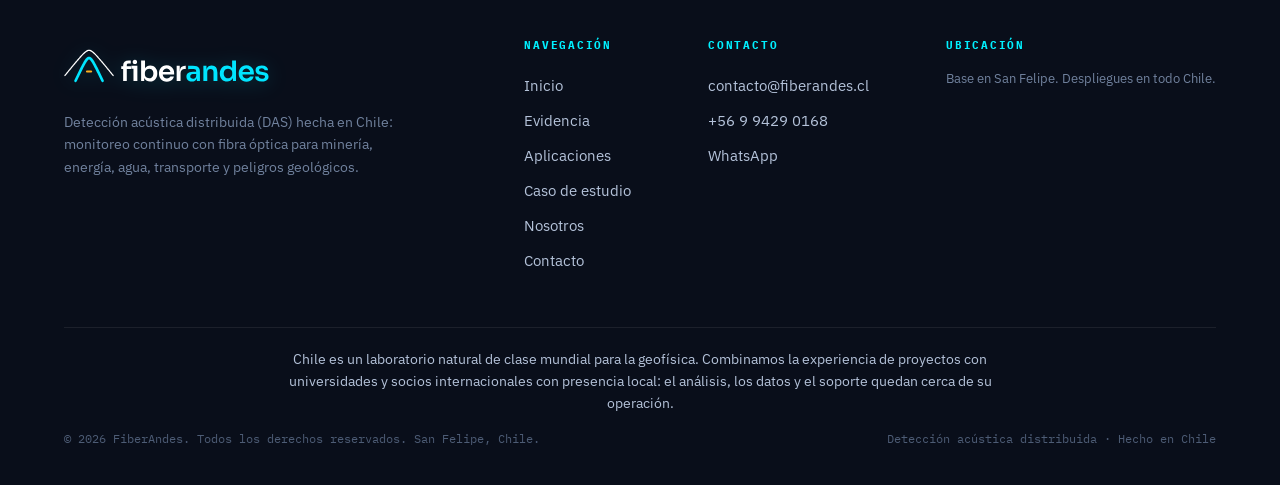
<file: caso-nivel-nuevo.html>
<!DOCTYPE html>
<html lang="es">
<head>
  <meta charset="UTF-8">
  <meta name="viewport" content="width=device-width, initial-scale=1.0">
  <title>Fibra óptica para monitorear un nivel nuevo — FiberAndes</title>
  <meta name="description" content="Caso de estudio: una mina hipotética de block caving construye un nivel más profundo. Con fibra óptica cementada en sondajes, el nivel nuevo queda monitoreado antes de excavarlo. Modelo 3D interactivo.">
  <meta name="author" content="FiberAndes">
  <meta name="robots" content="index, follow">
  <link rel="canonical" href="https://www.fiberandes.cl/caso-nivel-nuevo.html">

  <meta property="og:type" content="article">
  <meta property="og:url" content="https://www.fiberandes.cl/caso-nivel-nuevo.html">
  <meta property="og:site_name" content="FiberAndes">
  <meta property="og:locale" content="es_CL">
  <meta property="og:title" content="Fibra óptica para monitorear un nivel nuevo antes de excavarlo">
  <meta property="og:description" content="Modelo 3D interactivo: la red sísmica no ve el nivel nuevo; con fibra en sondajes queda cubierto desde el primer día.">
  <meta property="og:image" content="https://www.fiberandes.cl/images/caso/caso-nivel-nuevo.png">
  <meta name="twitter:card" content="summary_large_image">
  <script type="application/ld+json">
  {
    "@context": "https://schema.org",
    "@type": "TechArticle",
    "headline": "Fibra óptica para monitorear un nivel nuevo antes de excavarlo",
    "description": "Caso de estudio: en una mina hipotética de block caving, la fibra óptica cementada en sondajes monitorea el nivel nuevo antes de excavarlo. Modelo 3D interactivo, mapas de detección y precisión, y un piloto por etapas con sondajes existentes.",
    "image": "https://www.fiberandes.cl/images/caso/caso-nivel-nuevo.png",
    "url": "https://www.fiberandes.cl/caso-nivel-nuevo.html",
    "inLanguage": "es",
    "datePublished": "2026-10-10",
    "dateModified": "2026-10-10",
    "keywords": "DAS, fibra óptica, monitoreo microsísmico, minería subterránea, block caving, sondajes, sismicidad inducida",
    "author": {"@type": "Organization", "name": "FiberAndes", "url": "https://www.fiberandes.cl"},
    "publisher": {"@type": "Organization", "name": "FiberAndes", "logo": {"@type": "ImageObject", "url": "https://www.fiberandes.cl/assets/logo-static.svg"}}
  }
  </script>
  <meta name="theme-color" content="#060911">

  <link rel="icon" type="image/svg+xml" href="assets/favicon.svg?v=20261005_03">
  <link rel="preconnect" href="https://fonts.googleapis.com">
  <link rel="preconnect" href="https://fonts.gstatic.com" crossorigin>
  <link href="https://fonts.googleapis.com/css2?family=IBM+Plex+Mono:wght@400;500;600;700&family=IBM+Plex+Sans:wght@400;500;600;700&family=Sora:wght@500;600;700;800&display=swap" rel="stylesheet">
  <link rel="stylesheet" href="css/styles.css?v=20261020_04">
  <style>
    .case-main { padding-top: var(--nav-h); }
    .case-main > .section-pad:first-child { padding-top: 32px; }
    .case-text { max-width: 860px; }
    .case-text h2 { font-family: var(--font-display); font-size: clamp(22px, 3vw, 30px); color: var(--fg); margin: 56px 0 14px; }
    .case-text p, .case-text li { color: var(--fg-1); line-height: 1.7; font-size: 16px; }
    .case-text p { margin: 0 0 14px; }
    .case-text ul { margin: 0 0 16px 20px; }
    .case-text li { margin-bottom: 8px; }
    .case-text strong { color: var(--fg); }
    .case-text .key { color: var(--fg); font-size: 17px; }
    .case-table-wrap { overflow-x: auto; margin: 6px 0 18px; border: 1px solid var(--line-light); border-radius: var(--r); }
    .case-table { width: 100%; border-collapse: collapse; font-size: 14px; min-width: 520px; }
    .case-table th, .case-table td { padding: 10px 14px; border-bottom: 1px solid var(--line-light); text-align: left; color: var(--fg-1); }
    .case-table th { background: rgba(13, 22, 39, 0.95); font-family: var(--font-mono); font-size: 12px; letter-spacing: .05em; text-transform: uppercase; color: var(--fg-2); }
    .case-table tr.hl td { color: var(--fg); background: var(--cyan-dim); font-weight: 600; }
    .case-3d { width: 100%; height: min(980px, 92vh); min-height: 640px; border: 1px solid var(--line); border-radius: var(--r-lg); background: var(--bg); }
    .case-3d-note { color: var(--fg-2); font-size: 13px; margin-top: 8px; }
    .case-refs li { font-size: 14px; }
    .case-fig { margin: 22px 0 26px; }
    .case-fig img { display: block; width: 100%; height: auto; border: 1px solid var(--line-light); border-radius: var(--r); background: var(--bg); }
    .case-fig figcaption { color: var(--fg-2); font-size: 13.5px; line-height: 1.55; margin-top: 8px; }
    .use-grid { display: grid; grid-template-columns: repeat(2, minmax(0, 1fr)); gap: 14px; margin: 8px 0 18px; }
    .use-card { padding: 18px 18px 6px; border: 1px solid var(--line-light); border-radius: var(--r); background: var(--bg-card); }
    .use-card h3 { font-family: var(--font-display); font-size: 17px; color: var(--fg); margin: 10px 0 8px; }
    .use-card p { font-size: 14px; line-height: 1.6; }
    .use-tag { display: inline-block; font-family: var(--font-mono); font-size: 11px; letter-spacing: .05em; text-transform: uppercase; padding: 3px 8px; border-radius: 999px; border: 1px solid; }
    .use-tag.mine { color: #00F0FF; border-color: rgba(0, 240, 255, 0.45); background: rgba(0, 240, 255, 0.08); }
    .use-tag.other { color: #FFC857; border-color: rgba(255, 200, 87, 0.45); background: rgba(255, 200, 87, 0.08); }
    .use-tag.research { color: #C9A2FF; border-color: rgba(201, 162, 255, 0.45); background: rgba(201, 162, 255, 0.08); }
    @media (max-width: 700px) { .use-grid { grid-template-columns: 1fr; } }
    .case-cta { margin-top: 56px; padding: 28px; border: 1px solid var(--line); border-radius: var(--r-lg); background: var(--bg-card); }
    @media (max-width: 700px) { .case-3d { min-height: 760px; height: 95vh; } }
  </style>
</head>
<body>

  <header class="nav scrolled" data-solid="true" role="banner">
    <div class="wrap">
      <a class="brand" href="index.html" aria-label="FiberAndes Inicio">
        <img class="logo-svg" src="assets/logo.svg?v=20261005_04" alt="FiberAndes &mdash; Distributed Sensing Chile">
      </a>

      <nav class="nav-links" role="navigation" aria-label="Men&uacute; principal">
        <a href="evidencia.html">Evidencia</a>
        <a href="aplicaciones.html">Aplicaciones</a>
        <a href="caso-nivel-nuevo.html" class="nav-new" aria-current="page">Caso de estudio <span class="badge-new">Nuevo</span></a>
        <a href="nosotros.html">Nosotros</a>
        <a href="index.html#contacto">Contacto</a>
      </nav>

      <div class="nav-right">
        <div class="lang-toggle" role="group" aria-label="Selector de idioma">
          <button data-lang="es" class="active">ES</button>
          <button data-lang="en">EN</button>
        </div>

        <a href="index.html#contacto" class="btn btn-primary btn-sm">Co-dise&ntilde;ar piloto</a>

        <button class="nav-toggle" aria-label="Abrir men&uacute; de navegaci&oacute;n" aria-expanded="false">
          <svg width="20" height="20" viewBox="0 0 24 24" fill="none" stroke="currentColor" stroke-width="2" stroke-linecap="round"><path d="M3 6h18M3 12h18M3 18h18"/></svg>
        </button>
      </div>
    </div>
  </header>

  <!-- Mobile Navigation Dropdown -->
  <div class="mobile-nav" role="navigation" aria-label="Men&uacute; m&oacute;vil">
    <a href="evidencia.html">Evidencia</a>
    <a href="aplicaciones.html">Aplicaciones</a>
    <a href="caso-nivel-nuevo.html" class="nav-new" aria-current="page">Caso de estudio <span class="badge-new">Nuevo</span></a>
    <a href="nosotros.html">Nosotros</a>
    <a href="index.html#contacto">Contacto</a>
    <a href="index.html#contacto" class="btn btn-primary" style="margin-top:20px;">Co-dise&ntilde;ar piloto</a>
  </div>

  <main class="case-main">
    <section class="section-pad">
      <div class="wrap">
        <div class="section-head">
          <span class="eyebrow"><span>Caso de estudio · Minería subterránea</span></span>
          <h1 class="h-section">Fibra óptica para monitorear un nivel nuevo antes de excavarlo</h1>
          <p class="lead">Cuando una mina subterránea construye un nivel más profundo, su red sísmica queda arriba y no ve bien lo que pasa abajo. Con fibra óptica cementada en sondajes perforados antes de excavar, el nivel nuevo queda monitoreado desde el primer día. Lo mostramos con un modelo 3D de una mina hipotética de block caving.</p>
        </div>

        <iframe id="case-3d" class="case-3d" src="caso/mina-hipotetica-3d.html" loading="lazy"
                title="Modelo 3D interactivo de la mina hipotética"></iframe>
        <p class="case-3d-note">Use los botones <strong>Antes</strong> y <strong>Después</strong> para comparar la red actual con la red más la fibra. El modelo se gira y se acerca con el mouse o con los dedos. <a id="case-3d-full" class="ref-link" href="caso/mina-hipotetica-3d.html" target="_blank" rel="noopener">Abrir en pantalla completa</a></p>

        <div class="case-text">
          <h2>El problema: los sensores llegan después que los túneles</h2>
          <p>Las redes sísmicas de las minas se instalan en las galerías que ya existen. Cuando se excava un nivel nuevo, la red queda arriba y la zona en construcción queda mal cubierta justo cuando más se necesita.</p>
          <figure class="case-fig">
            <img data-fig="images/caso/fig1_corte" src="images/caso/fig1_corte_es.webp" width="1999" height="900" loading="lazy"
                 alt="Corte de la mina hipotética: cavidad, red sísmica, nivel nuevo sin sensores y tres sondajes con fibra"
                 data-alt-en="Section of the hypothetical mine: cave, seismic network, new level without sensors and three fibre boreholes">
            <figcaption>La red está en los niveles de producción y transporte, 230 a 270 m sobre el nivel nuevo. La fibra, cementada en tres sondajes perforados desde el nivel de transporte, atraviesa el nivel nuevo antes de que se excave.</figcaption>
          </figure>
          <ul>
            <li><strong>Es donde ocurren los estallidos.</strong> El desarrollo de túneles profundos en roca de alto esfuerzo concentra los estallidos de roca: en el proyecto Andes Norte de El Teniente se registraron siete durante la construcción de sus túneles de acceso (Rodríguez et al. 2026).</li>
            <li><strong>La red pierde sensibilidad mientras se avanza.</strong> En ese mismo proyecto, la magnitud mínima detectada pasó de Mw −2,0 a −0,7 a medida que avanzaban los túneles, y hubo que ir agregando sensores (Rodríguez et al. 2023).</li>
            <li><strong>Las redes se diseñan alrededor de la infraestructura,</strong> no del volumen que se quiere monitorear; suelen instalarse hasta 4 sensores por sondaje (Furlong y Anderson 2026).</li>
            <li><strong>La autoridad lo pide.</strong> Tras el accidente de El Teniente en 2025, Sernageomin (2026) recomendó “reforzar el monitoreo en profundidad, acoplado a sondajes”.</li>
          </ul>
          <p>La buena práctica es instalar sensores en sondajes largos antes de excavar (Butler y Simser 2018). La fibra óptica permite hacerlo con cientos de puntos de medición por sondaje y sin electrónica en el fondo.</p>

          <h2>La mina modelo</h2>
          <p>Es una mina hipotética de block caving, construida con parámetros publicados; no representa ninguna mina real.</p>
          <div class="case-table-wrap"><table class="case-table">
            <thead><tr><th>Elemento</th><th>En el modelo</th></tr></thead>
            <tbody>
              <tr><td>Cavidad</td><td>Una cavidad en producción desde 2500 m hasta un cráter de subsidencia en superficie</td></tr>
              <tr><td>Red sísmica</td><td>100 sensores en los niveles de producción (2470 m), transporte (2430 m) y perimetral (2700 m), con la sensibilidad de una red real de la región (Mw −1,1)</td></tr>
              <tr><td>Nivel nuevo</td><td>En construcción a 2200 m, 300 m bajo el actual, sin sensores</td></tr>
              <tr><td>Piloto de fibra</td><td>3 sondajes de 900 m desde el nivel de transporte, en abanico a 30° bajo la horizontal, con fibra cementada y un solo interrogador</td></tr>
            </tbody>
          </table></div>

          <h2>Qué muestran los mapas</h2>
          <p class="key">Con la fibra, el error de ubicación en el nivel nuevo baja a la mitad (de 27 a 13 m) y la red detecta sismos más chicos; 200 m más abajo, donde la red ya casi no ubica nada, la fibra deja el error en 22 m.</p>
          <figure class="case-fig">
            <img data-fig="images/caso/fig2_antes_despues" src="images/caso/fig2_antes_despues_es.webp" width="1999" height="1140" loading="lazy"
                 alt="Mapas de error de ubicación en el nivel nuevo: 27 m solo con la red, 13 m con la red y la fibra"
                 data-alt-en="Location error maps on the new level: 27 m with the network only, 13 m with the network and the fibre">
            <figcaption>Error de ubicación de un sismo Mw −0,5 en la planta del nivel nuevo (2200 m). La línea punteada marca su huella, los puntos blancos son los sensores de la red y las líneas cyan, los sondajes con fibra, con el punto donde cruzan el nivel.</figcaption>
          </figure>
          <p>Los mapas siguen el formato estándar de los reportes de diseño de redes sísmicas de mina (por ejemplo, Zvarivadza et al. 2017):</p>
          <ul>
            <li><strong>Sensibilidad:</strong> magnitud del sismo más chico que registran al menos 5 sitios. Más negativo es mejor.</li>
            <li><strong>Precisión:</strong> error de ubicación de un sismo Mw −0,5, con errores de lectura de 2 ms (onda P) y 5 ms (onda S) y un 5 % de error en el modelo de velocidades.</li>
          </ul>
          <p>Valores medianos bajo la mina:</p>
          <div class="case-table-wrap"><table class="case-table">
            <thead><tr><th>Caso</th><th>Nivel nuevo (2200 m): sensibilidad</th><th>Nivel nuevo: error</th><th>2000 m: sensibilidad</th><th>2000 m: error</th></tr></thead>
            <tbody>
              <tr><td>Red actual</td><td>Mw −1,16</td><td>27 m</td><td>Mw −0,88</td><td>56 m</td></tr>
              <tr><td>Red + 3 geófonos por sondaje</td><td>Mw −1,21</td><td>17 m</td><td>Mw −0,94</td><td>28 m</td></tr>
              <tr><td>Red + 6 geófonos por sondaje</td><td>Mw −1,30</td><td>15 m</td><td>Mw −1,02</td><td>25 m</td></tr>
              <tr><td>Red + fibra, 10 pε/√Hz</td><td>Mw −1,31</td><td>16 m</td><td>Mw −0,95</td><td>25 m</td></tr>
              <tr class="hl"><td>Red + fibra, 5 pε/√Hz</td><td>Mw −1,36</td><td>13 m</td><td>Mw −1,17</td><td>22 m</td></tr>
              <tr><td>Red + fibra, 1 pε/√Hz</td><td>Mw −1,91</td><td>12 m</td><td>Mw −1,78</td><td>18 m</td></tr>
            </tbody>
          </table></div>
          <p>Una diferencia de 0,2 en magnitud equivale a registrar alrededor de 1,6 veces más sismos. Con el equipo de menor ruido (1 pε/√Hz), la detección mejora en casi 0,8 unidades: unas 6 veces más sismos.</p>

          <h2>¿Y con geófonos en los mismos sondajes?</h2>
          <p class="key">En precisión de ubicación, una cadena de geófonos y la fibra rinden parecido en los mismos sondajes. La fibra detecta sismos algo más chicos, y suma ventajas que estos mapas no miden.</p>
          <p>Con 3 geófonos por sondaje, dentro de lo habitual en minas (de 1 a 4), la fibra de 5 pε/√Hz tiene 4–6 m menos de error y detecta unas 0,2 unidades de magnitud más abajo. Con 6 por sondaje, más de lo que se instala en la práctica, la diferencia se reduce a 2–3 m. Lo que limita la precisión es el modelo de velocidades, que afecta igual a todos los sensores de un mismo sondaje.</p>
          <figure class="case-fig">
            <img data-fig="images/caso/fig3_geofonos_fibra" src="images/caso/fig3_geofonos_fibra_es.webp" width="1999" height="990" loading="lazy"
                 alt="Comparación de error de ubicación y sismo más chico detectado entre la red, geófonos en sondajes y fibra"
                 data-alt-en="Comparison of location error and smallest detected event between the network, borehole geophones and fibre">
            <figcaption>Cada fila es una configuración. El punto lleno es el nivel nuevo y el punto vacío, 200 m más abajo: cuanto más corta la barra, menos empeora en profundidad.</figcaption>
          </figure>
          <p>Ventajas de la fibra que no aparecen en los mapas:</p>
          <ul>
            <li><strong>Sin electrónica en el fondo.</strong> Si el cable se corta, sigue midiendo hasta el corte; el punto de corte indica dónde se movió la roca.</li>
            <li><strong>Cobertura continua.</strong> Mide en todo el largo del sondaje, no en 3 a 6 puntos.</li>
            <li><strong>Deformación lenta.</strong> La misma fibra registra cambios de deformación de baja frecuencia, que en minas se han asociado a cambios en el estado de esfuerzos del macizo (Dande et al. 2024).</li>
            <li><strong>Miles de rayos para tomografía,</strong> que permiten corregir el modelo de velocidades. Con un modelo mejor, todos los sensores ubican mejor (Furlong y Anderson 2026).</li>
          </ul>
          <figure class="case-fig">
            <img data-fig="images/caso/fig6_rayos" src="images/caso/fig6_rayos_es.webp" width="1999" height="1140" loading="lazy"
                 alt="Rayos registrados desde sismos del nivel nuevo: 3.600 con geófonos en los sondajes y 127.670 con fibra"
                 data-alt-en="Rays recorded from events on the new level: 3,600 with borehole geophones and 127,670 with fibre">
            <figcaption>Con los mismos tres sondajes, la fibra registra unas 35 veces más rayos que una cadena de geófonos. Los canales vecinos ven la roca por caminos casi iguales, así que no mejoran la ubicación en esa proporción, pero son la materia prima de la tomografía que corrige el modelo de velocidades.</figcaption>
          </figure>
          <p>Los geófonos tienen sus propias ventajas: registran las tres componentes del movimiento, necesarias para calcular mecanismos focales, y el software minero ya trabaja con ellos. Por eso proponemos la fibra como complemento de la red, no como reemplazo.</p>

          <h2>Un piloto por etapas, con sondajes que ya existen</h2>
          <p class="key">No hace falta perforar sondajes nuevos: con tres sondajes de exploración existentes, bien elegidos, se obtiene cerca del 90 % del beneficio del piloto diseñado.</p>
          <p>Las minas suelen tener muchos sondajes de exploración largos que ya no se usan (Butler y Simser 2018; Anderson y Parker 2024). En el modelo simulamos 24 sondajes “heredados”, perforados en abanico desde 6 estaciones de perforación del nivel de transporte, y buscamos la mejor combinación. Error mediano de ubicación en torno al nivel nuevo, para un sismo Mw −1,0:</p>
          <figure class="case-fig">
            <img data-fig="images/caso/fig4_etapas" src="images/caso/fig4_etapas_es.webp" width="1999" height="990" loading="lazy"
                 alt="Mapa de las estaciones de perforación con sus sondajes existentes y error mediano por etapa: 127, 62, 42 y 33 m"
                 data-alt-en="Map of the drill stations with their existing boreholes and median error by stage: 127, 62, 42 and 33 m">
            <figcaption>La mejor estación (E5) está cerca del centro del nivel nuevo. La etapa 1 usa uno de sus sondajes y la etapa 2 suma otros dos en direcciones distintas.</figcaption>
          </figure>
          <div class="case-table-wrap"><table class="case-table">
            <thead><tr><th>Etapa</th><th>Qué se instala</th><th>Error mediano</th></tr></thead>
            <tbody>
              <tr><td>Hoy</td><td>Solo la red</td><td>127 m</td></tr>
              <tr><td>1</td><td>Fibra en 1 sondaje existente de la mejor estación</td><td>62 m</td></tr>
              <tr class="hl"><td>2</td><td>Fibra en 2 sondajes más de la misma estación (3 en total)</td><td>42 m</td></tr>
              <tr><td>Referencia</td><td>Piloto diseñado: 3 sondajes nuevos de 900 m</td><td>33 m</td></tr>
            </tbody>
          </table></div>
          <ul>
            <li><strong>La etapa 1 sirve para medir el ruido real</strong> de la fibra en la mina. Es el dato que más condiciona el resultado.</li>
            <li><strong>La etapa 2 agrega ángulos.</strong> Con sondajes en direcciones distintas, los sismos se ubican mejor en tres dimensiones.</li>
            <li><strong>Conviene partir de una sola estación de perforación,</strong> cerca del centro del nivel nuevo: collares juntos, un solo interrogador y poco cable expuesto en las galerías. Las estaciones del borde rinden bastante menos (64–104 m de error con tres sondajes).</li>
          </ul>
          <p>Antes de elegir hay que inspeccionar los sondajes: pueden estar derrumbados, entubados o tapados. En New Afton, con sondajes de 700–870 m, la fibra se instaló por dentro de las barras de perforación y se cementó desde el fondo (Bellefleur et al. 2020).</p>

          <h2>¿De qué depende?</h2>
          <p class="key">El factor decisivo es el ruido de la fibra instalada, que depende del equipo (interrogador), del tipo de fibra y de qué tan bien queda cementada.</p>
          <div class="case-table-wrap"><table class="case-table">
            <thead><tr><th>Ruido</th><th>Qué representa</th></tr></thead>
            <tbody>
              <tr><td>1 pε/√Hz</td><td>Valor de ficha técnica de interrogadores actuales para minería, medido en laboratorio con fibra corta y bien acoplada</td></tr>
              <tr class="hl"><td>5 pε/√Hz</td><td>Lo que esperamos en terreno con fibra mejorada bien cementada: nuestro caso principal</td></tr>
              <tr><td>10 pε/√Hz</td><td>Caso conservador: fibra estándar o acople imperfecto</td></tr>
            </tbody>
          </table></div>
          <figure class="case-fig">
            <img data-fig="images/caso/fig5_ruido" src="images/caso/fig5_ruido_es.webp" width="1999" height="900" loading="lazy"
                 alt="Sismo más chico detectado según el ruido de la fibra, comparado con la red y con geófonos en sondajes"
                 data-alt-en="Smallest detected event versus fibre noise, compared with the network and with borehole geophones">
            <figcaption>Con fibra de 1 pε/√Hz se detectan sismos unas 0,75 unidades de magnitud más chicos que con la red sola. Con 10 pε/√Hz, la fibra detecta lo mismo que 6 geófonos por sondaje en el nivel nuevo y, 200 m más abajo, apenas mejora la red.</figcaption>
          </figure>
          <p>La evidencia publicada en minas apunta en la misma dirección:</p>
          <ul>
            <li><strong>Onaping Depth (2490 m de profundidad):</strong> una fibra cementada en un sondaje de 200 m registró 107 de 120 sismos cercanos y mejoró la ubicación de la red (Dande et al. 2024).</li>
            <li><strong>Mina a ~1500 m de profundidad:</strong> la fibra cementada en sondaje concordó con los geófonos; la fibra amarrada a la malla del túnel tuvo “utilidad muy limitada” (du Toit et al. 2022).</li>
            <li><strong>New Afton:</strong> la fibra mejorada da una señal unas 10 veces mayor (+20 dB) que la estándar (Bellefleur et al. 2020).</li>
          </ul>
          <p>Por eso el primer paso de un piloto es medir el ruido real en la mina.</p>

          <h2>Ubicar sismos es solo el primer uso</h2>
          <p class="key">Una vez cementada, la fibra queda en la roca por años. El mismo cable puede entregar mucho más que la ubicación de sismos, con el mismo interrogador o con otro.</p>
          <div class="use-grid">
            <div class="use-card">
              <span class="use-tag mine">Medido en minas</span>
              <h3>Aviso antes de que llegue la cavidad</h3>
              <p>En una mina de hundimiento, la fibra de un sondaje al costado de la cavidad registró deformación creciente antes de cortarse, con tiempo para activar protocolos de seguridad (Anderson y Parker 2024). En una mina de hundimiento por subniveles, la deformación medida en sondajes de más de 300 m siguió el avance del techo de la cavidad (John y Hoehn 2024).</p>
            </div>
            <div class="use-card">
              <span class="use-tag mine">Medido en minas</span>
              <h3>Cambios de esfuerzo en el macizo</h3>
              <p>En Onaping Depth, la señal de baja frecuencia de la fibra subió con fuerza mientras se excavaba una chimenea a través de una zona de falla, y bajó cuando la excavación la atravesó: refleja cómo se acumulan y liberan esfuerzos en la roca (Dande et al. 2024).</p>
            </div>
            <div class="use-card">
              <span class="use-tag mine">Medido en minas</span>
              <h3>Control de tronaduras</h3>
              <p>En una tronadura de 176 tiros, la fibra instalada en dos sondajes distinguió tiros separados por 25 ms e identificó los que fallaron. Sirve para comparar cada tronadura con su diseño (Anderson y Parker 2024).</p>
            </div>
            <div class="use-card">
              <span class="use-tag mine">Medido en minas</span>
              <h3>Imágenes del macizo</h3>
              <p>En New Afton y en Kylylahti, la fibra en sondajes subterráneos registró disparos sísmicos con los que se obtuvieron imágenes de fallas, contactos y del cuerpo mineralizado (Bellefleur et al. 2020; Riedel et al. 2018).</p>
            </div>
            <div class="use-card">
              <span class="use-tag other">Probado en otras industrias</span>
              <h3>Seguir el preacondicionamiento</h3>
              <p>La fibra en sondajes existentes permitiría mapear las fracturas hidráulicas del preacondicionamiento, como se hace en petróleo y gas (Anderson y Parker 2024; Staněk et al. 2022). En una mina ya se midieron bandas de deformación que coinciden con campañas de preacondicionamiento (John y Hoehn 2024).</p>
            </div>
            <div class="use-card">
              <span class="use-tag other">Probado en otras industrias</span>
              <h3>Temperatura y agua</h3>
              <p>Con un interrogador de temperatura, la misma fibra detecta filtraciones, como ya se hace en presas (Anderson y Parker 2024). En una mina, podría avisar del ingreso de agua al sector en producción.</p>
            </div>
            <div class="use-card">
              <span class="use-tag research">En investigación</span>
              <h3>Monitoreo con ruido ambiental</h3>
              <p>El ruido de equipos y ventilación sirve como fuente para caracterizar la roca alrededor del sondaje, sin disparos (Li et al. 2022, en geotermia). Repetido en el tiempo, podría mostrar cómo se daña la roca antes de que llegue la cavidad. Es la técnica que usamos en volcanes.</p>
            </div>
            <div class="use-card">
              <span class="use-tag research">En investigación</span>
              <h3>Tomografía con los sismos de la mina</h3>
              <p>Los miles de rayos que registra la fibra permiten corregir el modelo de velocidades, y con un modelo mejor todos los sensores ubican mejor (Furlong y Anderson 2026).</p>
            </div>
          </div>
          <p>Por eso un sondaje con fibra sirve para varias cosas a la vez. El piloto parte por la ubicación de sismos porque es lo más fácil de comparar con la red que ya existe.</p>

          <h2>Límites del estudio</h2>
          <p>Es un modelo conceptual: muestra tendencias y ordena opciones, pero las cifras exactas de una mina real dependen de su geometría, su red y su ruido.</p>
          <ul>
            <li><strong>Mina hipotética.</strong> La geometría, la red y los sondajes existentes son sintéticos, construidos con valores publicados.</li>
            <li><strong>Rayos rectos y errores aleatorios,</strong> como en los reportes estándar de redes sísmicas. No incluimos errores estructurados del modelo de velocidades (por ejemplo, el borde de una cavidad mal ubicado), donde la densidad de la fibra debería dar una ventaja adicional.</li>
            <li><strong>Detección canal por canal.</strong> No modelamos el apilamiento de canales vecinos, que en la práctica mejora la detección con fibra.</li>
            <li><strong>Solo ubicación y detección.</strong> No evaluamos magnitudes, mecanismos focales ni la medición de deformación.</li>
            <li><strong>Instalación y costo</strong> no están modelados; dependen del estado de los sondajes y de la logística de cada mina.</li>
          </ul>

          <div class="case-cta">
            <h2 style="margin-top:0">¿Su mina está desarrollando un nivel nuevo?</h2>
            <p>Podemos hacer este mismo análisis con la geometría de su mina, su red sísmica y su catastro de sondajes, y diseñar un piloto por etapas.</p>
            <a href="index.html#contacto" class="btn btn-primary">Co-diseñar un piloto</a>
          </div>

          <h2>Referencias</h2>
          <ul class="case-refs" data-i18n-skip>
            <li>Anderson, Z. y Parker, R. (2024). Rockmass response monitoring using DFOS. <em>MassMin 2024</em>, Kiruna, pp. 1585–1591.</li>
            <li>Bellefleur, G. et al. (2020). Vertical seismic profiling using distributed acoustic sensing with scatter-enhanced fibre-optic cable at the Cu–Au New Afton porphyry deposit. <em>Geophysical Prospecting</em>, 68, 313–333. <a class="ref-link" href="https://doi.org/10.1111/1365-2478.12828" target="_blank" rel="noopener">doi:10.1111/1365-2478.12828</a></li>
            <li>Butler, T. y Simser, B. (2018). Early access microseismic monitoring using sensors installed in long boreholes. <em>J. South. Afr. Inst. Min. Metall.</em>, 118, 251–257.</li>
            <li>Dande, S. et al. (2024). Utilising distributed acoustic sensing for monitoring rock mass stress conditions in underground mining: a case study. <em>Deep Mining 2024</em>, ACG, Perth. <a class="ref-link" href="https://doi.org/10.36487/ACG_repo/2465_19" target="_blank" rel="noopener">doi:10.36487/ACG_repo/2465_19</a></li>
            <li>du Toit, H. J., Goldswain, G. y Olivier, G. (2022). Can DAS be used to monitor mining induced seismicity? <em>Int. J. Rock Mech. Min. Sci.</em>, 155, 105127. <a class="ref-link" href="https://doi.org/10.1016/j.ijrmms.2022.105127" target="_blank" rel="noopener">doi:10.1016/j.ijrmms.2022.105127</a></li>
            <li>Furlong, J. y Anderson, Z. (2026). Velocity model uncertainty in block cave microseismic monitoring: a case for distributed acoustic sensing. <em>Caving 2026</em>, ACG. <a class="ref-link" href="https://doi.org/10.36487/ACG_repo/2645_87" target="_blank" rel="noopener">doi:10.36487/ACG_repo/2645_87</a></li>
            <li>John, D. y Hoehn, K. (2024). Distributed fibre optic sensing for ground monitoring in underground hard rock mining. <em>Deep Mining 2024</em>, ACG, Perth, pp. 737–746. <a class="ref-link" href="https://doi.org/10.36487/ACG_repo/2425_48" target="_blank" rel="noopener">doi:10.36487/ACG_repo/2425_48</a></li>
            <li>Li, D., Huang, L., Zheng, Y., Li, Y., Wannamaker, P. y Moore, J. (2022). Feasibility of source-free DAS logging for next-generation borehole imaging. <em>Scientific Reports</em>, 12, 12437. <a class="ref-link" href="https://doi.org/10.1038/s41598-022-16781-6" target="_blank" rel="noopener">doi:10.1038/s41598-022-16781-6</a></li>
            <li>Riedel, M. et al. (2018). Underground vertical seismic profiling with conventional and fiber-optic systems for exploration in the Kylylahti polymetallic mine, eastern Finland. <em>Minerals</em>, 8, 538. <a class="ref-link" href="https://doi.org/10.3390/min8110538" target="_blank" rel="noopener">doi:10.3390/min8110538</a></li>
            <li>Rodríguez, W., Vallejos, J. A. y Landeros, P. (2023). Seismic rock mass response to tunnel development with destress blasting in high-stress conditions. <em>Rock Mech. Rock Eng.</em>, 56, 1621–1643. <a class="ref-link" href="https://doi.org/10.1007/s00603-022-03171-5" target="_blank" rel="noopener">doi:10.1007/s00603-022-03171-5</a></li>
            <li>Rodríguez, W., Vallejos, J. A. y Jaque, M. (2026). Methodology for the causal analysis of rockbursts in deep high-stress tunnels. <em>Applied Sciences</em>, 16, 1616. <a class="ref-link" href="https://doi.org/10.3390/app16031616" target="_blank" rel="noopener">doi:10.3390/app16031616</a></li>
            <li>Sernageomin (2026). Informe de investigación de accidente fatal, Codelco Chile División El Teniente (accidente del 31 de julio de 2025), mayo 2026.</li>
            <li>Staněk, F., Jin, G. y Simmons, J. (2022). Fracture imaging using DAS-recorded microseismic events. <em>Frontiers in Earth Science</em>, 10, 907749. <a class="ref-link" href="https://doi.org/10.3389/feart.2022.907749" target="_blank" rel="noopener">doi:10.3389/feart.2022.907749</a></li>
            <li>Zvarivadza, T., Sengani, F. y Adoko, A. C. (2017). In-stope pillar scaling and fracturing in Southern African deep level gold mines. <em>Proc. 26th Int. Symp. on Mine Planning and Equipment Selection (MPES 2017)</em>, Luleå University of Technology.</li>
          </ul>
        </div>
      </div>
    </section>
  </main>

  <footer class="footer" role="contentinfo">
    <div class="wrap">
      <div class="footer-top">
        <div class="footer-brand">
          <a class="brand" href="index.html" aria-label="FiberAndes Inicio">
            <img class="logo-svg" src="assets/logo-static.svg?v=20261005_03" alt="FiberAndes Logo">
          </a>
          <p>
            Detecci&oacute;n ac&uacute;stica distribuida (DAS) hecha en Chile: monitoreo continuo con fibra &oacute;ptica para miner&iacute;a, energ&iacute;a, agua, transporte y peligros geol&oacute;gicos.
          </p>
        </div>

        <div class="footer-cols">
          <div class="footer-col">
            <h5>Navegaci&oacute;n</h5>
            <a href="index.html">Inicio</a>
            <a href="evidencia.html">Evidencia</a>
            <a href="aplicaciones.html">Aplicaciones</a>
            <a href="caso-nivel-nuevo.html">Caso de estudio</a>
            <a href="nosotros.html">Nosotros</a>
            <a href="index.html#contacto">Contacto</a>
          </div>

          <div class="footer-col">
            <h5>Contacto</h5>
            <a href="mailto:contacto@fiberandes.cl">contacto@fiberandes.cl</a>
            <a href="tel:+56994290168">+56 9 9429 0168</a>
            <a href="https://wa.me/56994290168" target="_blank" rel="noopener">WhatsApp</a>
          </div>

          <div class="footer-col">
            <h5>Ubicaci&oacute;n</h5>
            <p style="font-size: 13px; color: var(--fg-2); line-height: 1.6; margin: 0;">
              Base en San Felipe. Despliegues en todo Chile.
            </p>
          </div>
        </div>
      </div>

      <div class="footer-bot" style="flex-direction: column; gap: 8px; text-align: center; border-top: 1px solid var(--line-light); padding-top: 20px;">
        <p style="margin: 0 auto; max-width: 760px; font-family: var(--font-body); font-size: 14px; line-height: 1.6; color: var(--fg-1);">
          Chile es un laboratorio natural de clase mundial para la geof&iacute;sica. Combinamos la experiencia de proyectos con universidades y socios internacionales con presencia local: el an&aacute;lisis, los datos y el soporte quedan cerca de su operaci&oacute;n.
        </p>
        <div style="display: flex; justify-content: space-between; width: 100%; font-size: 12px; color: var(--fg-muted); margin-top: 6px; flex-wrap: wrap; gap: 10px;">
          <span>&copy; 2026 FiberAndes. Todos los derechos reservados. San Felipe, Chile.</span>
          <span>Detecci&oacute;n ac&uacute;stica distribuida &middot; Hecho en Chile</span>
        </div>
      </div>
    </div>
  </footer>

  <script src="js/caso-i18n.js?v=20261010_09"></script>
  <script src="js/i18n.js?v=20261021_02"></script>
  <script>
    // 3D view in the page language (Spanish / English versions), keeping its view state (#map=...)
    (function () {
      var frame = document.getElementById('case-3d'), full = document.getElementById('case-3d-full');
      function src(lang) { return 'caso/mina-hipotetica-3d' + (lang === 'en' ? '-en' : '') + '.html'; }
      function apply(lang) {
        var hash = '';
        try { hash = frame.contentWindow.location.hash; } catch (e) { /* not loaded yet */ }
        if (frame.getAttribute('src').indexOf(src(lang)) !== 0) frame.setAttribute('src', src(lang) + (hash || ''));
        full.setAttribute('href', src(lang));
        // static figures: one image per language
        document.querySelectorAll('img[data-fig]').forEach(function (img) {
          if (!img.dataset.altEs) img.dataset.altEs = img.alt;
          img.src = img.dataset.fig + '_' + (lang === 'en' ? 'en' : 'es') + '.webp';
          img.alt = lang === 'en' ? img.dataset.altEn : img.dataset.altEs;
        });
      }
      // after the click has painted: reloading the 3D view blocks the page for a moment
      document.addEventListener('fa:langchange', function (e) {
        requestAnimationFrame(function () { setTimeout(function () { apply(e.detail.lang); }, 0); });
      });
      document.addEventListener('DOMContentLoaded', function () { apply(window.faI18n ? window.faI18n.lang : 'es'); });
    })();
  </script>
  <script>
    // mobile menu (as js/app.js on the homepage)
    (function () {
      var t = document.querySelector('.nav-toggle'), m = document.querySelector('.mobile-nav');
      if (!t || !m) return;
      t.addEventListener('click', function () { m.classList.toggle('open'); t.setAttribute('aria-expanded', m.classList.contains('open')); });
      m.querySelectorAll('a').forEach(function (a) { a.addEventListener('click', function () { m.classList.remove('open'); }); });
    })();
  </script>
</body>
</html>
</file>
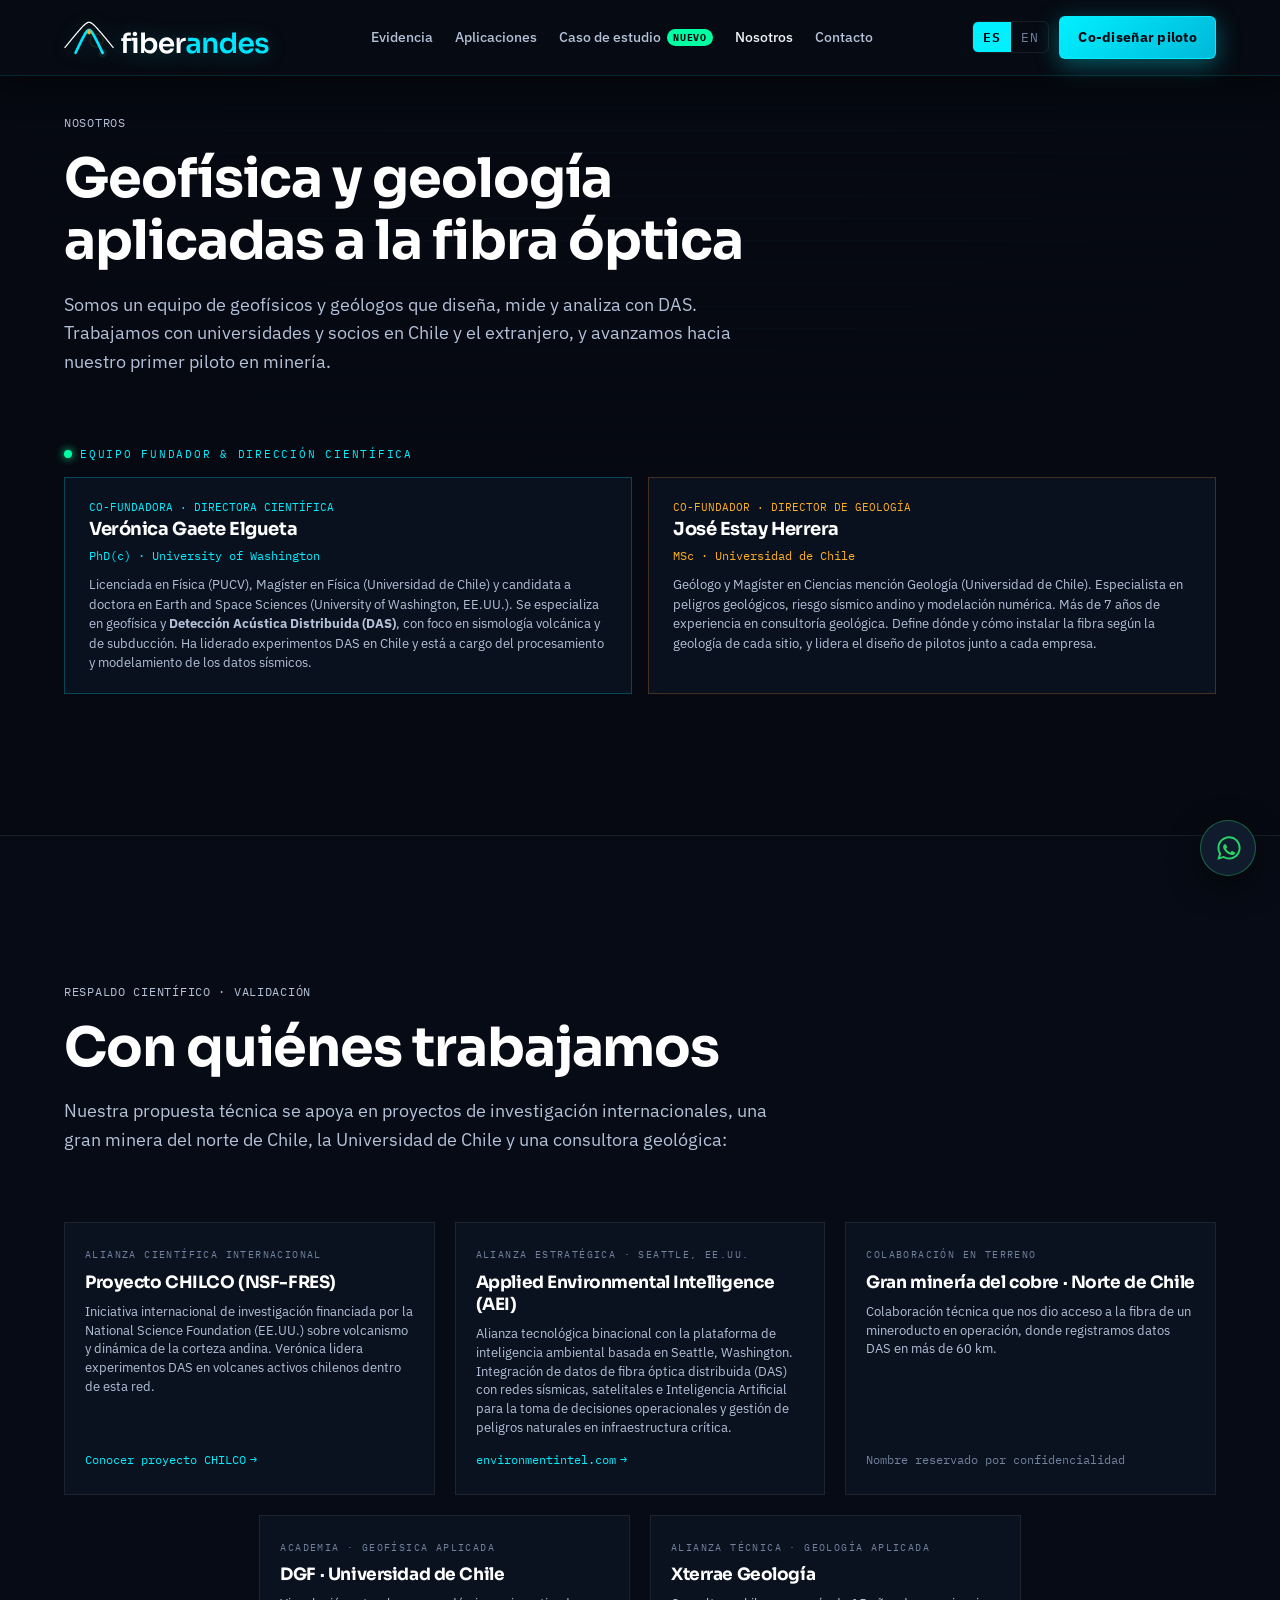
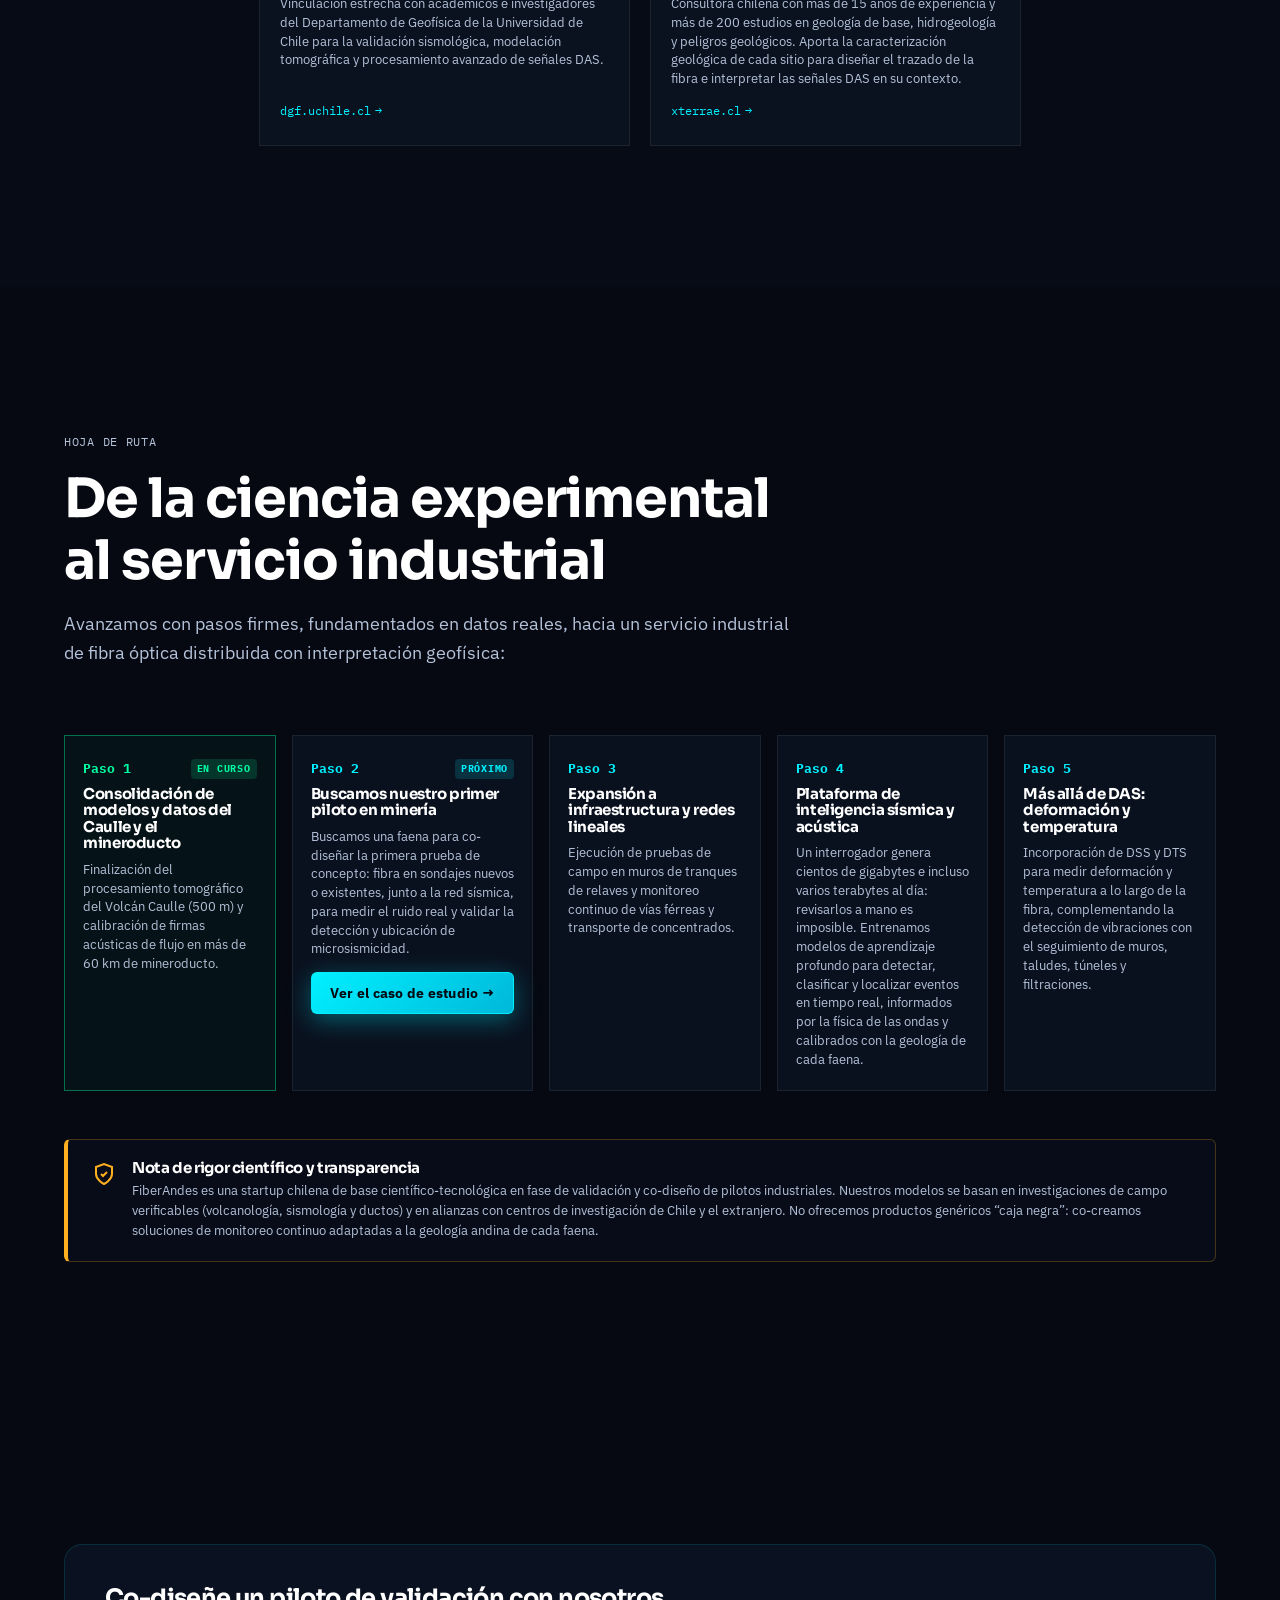
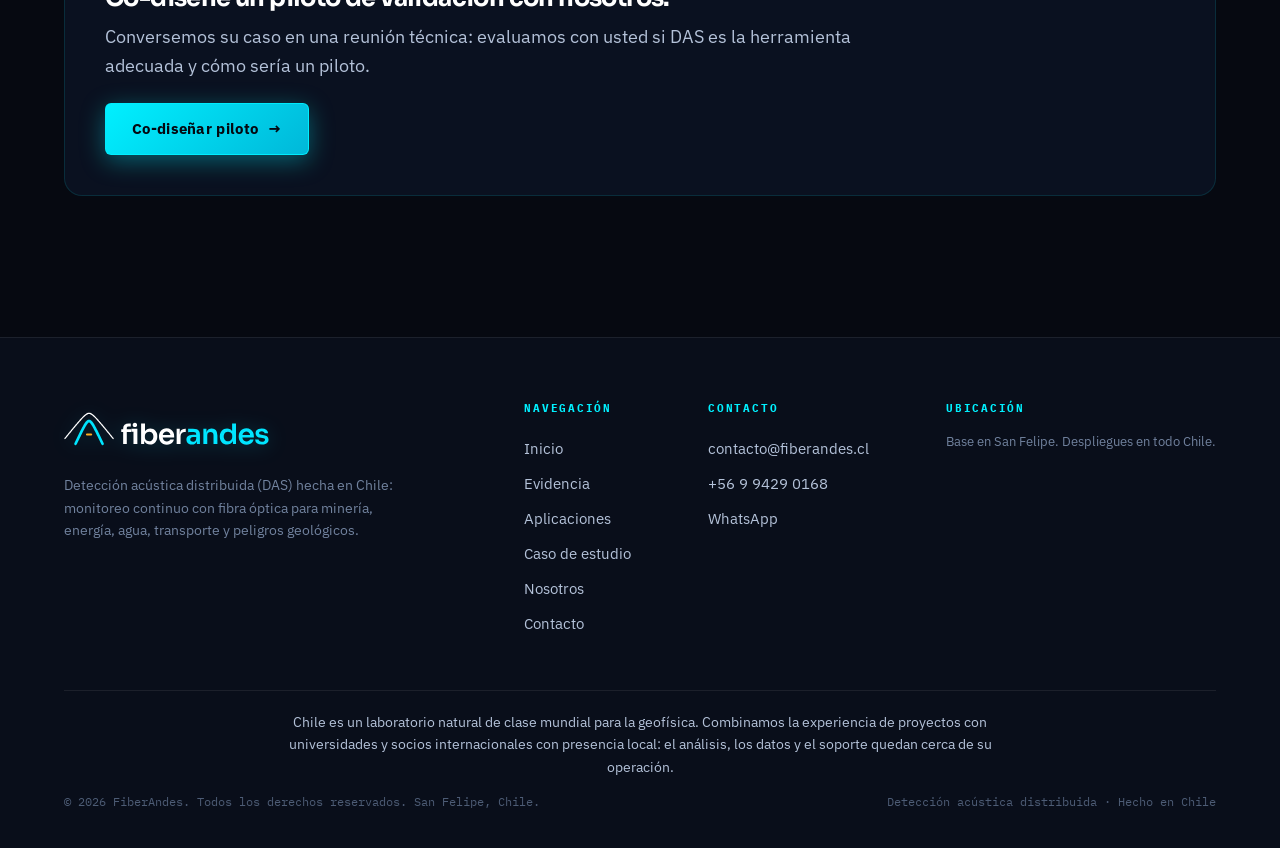
<file: nosotros.html>
<!DOCTYPE html>
<html lang="es">
<head>
  <meta charset="UTF-8">
  <meta name="viewport" content="width=device-width, initial-scale=1.0">
  <title>Nosotros: equipo, alianzas y hoja de ruta &mdash; FiberAndes</title>
  <meta name="description" content="El equipo fundador de FiberAndes, sus alianzas con universidades y socios internacionales, y la hoja de ruta hacia un servicio industrial de DAS en miner&iacute;a.">
  <meta name="author" content="FiberAndes">
  <meta name="robots" content="index, follow">
  <link rel="canonical" href="https://www.fiberandes.cl/nosotros.html">

  <!-- Open Graph / LinkedIn -->
  <meta property="og:type" content="website">
  <meta property="og:url" content="https://www.fiberandes.cl/nosotros.html">
  <meta property="og:site_name" content="FiberAndes">
  <meta property="og:locale" content="es_CL">
  <meta property="og:title" content="Nosotros: equipo, alianzas y hoja de ruta &mdash; FiberAndes">
  <meta property="og:description" content="El equipo fundador de FiberAndes, sus alianzas con universidades y socios internacionales, y la hoja de ruta hacia un servicio industrial de DAS en miner&iacute;a.">
  <meta property="og:image" content="https://www.fiberandes.cl/assets/og-image.jpg">

  <!-- Twitter Card -->
  <meta name="twitter:card" content="summary_large_image">
  <meta name="twitter:title" content="Nosotros: equipo, alianzas y hoja de ruta &mdash; FiberAndes">
  <meta name="twitter:description" content="El equipo fundador de FiberAndes, sus alianzas con universidades y socios internacionales, y la hoja de ruta hacia un servicio industrial de DAS en miner&iacute;a.">
  <meta name="twitter:image" content="https://www.fiberandes.cl/assets/og-image.jpg">

  <meta name="theme-color" content="#060911">

  <!-- Favicon -->
  <link rel="icon" type="image/svg+xml" href="assets/favicon.svg?v=20261005_03">
  <link rel="apple-touch-icon" href="assets/app-icon.svg?v=20261005_03">

  <!-- Google Fonts -->
  <link rel="preconnect" href="https://fonts.googleapis.com">
  <link rel="preconnect" href="https://fonts.gstatic.com" crossorigin>
  <link href="https://fonts.googleapis.com/css2?family=IBM+Plex+Mono:wght@400;500;600;700&family=IBM+Plex+Sans:wght@400;500;600;700&family=Sora:wght@500;600;700;800&display=swap" rel="stylesheet">

  <link rel="stylesheet" href="css/styles.css?v=20261020_04">

</head>
<body>

  <!-- ============================ HEADER / NAVIGATION ============================ -->
  <header class="nav scrolled" data-solid="true" role="banner">
    <div class="wrap">
      <a class="brand" href="index.html" aria-label="FiberAndes Inicio">
        <img class="logo-svg" src="assets/logo.svg?v=20261005_04" alt="FiberAndes &mdash; Distributed Sensing Chile">
      </a>

      <nav class="nav-links" role="navigation" aria-label="Men&uacute; principal">
        <a href="evidencia.html">Evidencia</a>
        <a href="aplicaciones.html">Aplicaciones</a>
        <a href="caso-nivel-nuevo.html" class="nav-new">Caso de estudio <span class="badge-new">Nuevo</span></a>
        <a href="nosotros.html" aria-current="page">Nosotros</a>
        <a href="index.html#contacto">Contacto</a>
      </nav>

      <div class="nav-right">
        <div class="lang-toggle" role="group" aria-label="Selector de idioma">
          <button data-lang="es" class="active">ES</button>
          <button data-lang="en">EN</button>
        </div>

        <a href="index.html#contacto" class="btn btn-primary btn-sm">Co-dise&ntilde;ar piloto</a>

        <button class="nav-toggle" aria-label="Abrir men&uacute; de navegaci&oacute;n" aria-expanded="false">
          <svg width="20" height="20" viewBox="0 0 24 24" fill="none" stroke="currentColor" stroke-width="2" stroke-linecap="round"><path d="M3 6h18M3 12h18M3 18h18"/></svg>
        </button>
      </div>
    </div>
  </header>

  <!-- Mobile Navigation Dropdown -->
  <div class="mobile-nav" role="navigation" aria-label="Men&uacute; m&oacute;vil">
    <a href="evidencia.html">Evidencia</a>
    <a href="aplicaciones.html">Aplicaciones</a>
    <a href="caso-nivel-nuevo.html" class="nav-new">Caso de estudio <span class="badge-new">Nuevo</span></a>
    <a href="nosotros.html" aria-current="page">Nosotros</a>
    <a href="index.html#contacto">Contacto</a>
    <a href="index.html#contacto" class="btn btn-primary" style="margin-top:20px;">Co-dise&ntilde;ar piloto</a>
  </div>

  <main class="page-main">
    <section class="section-pad" id="equipo">
      <div class="wrap">
        <div class="section-head reveal">
          <span class="eyebrow"><span>Nosotros</span></span>
          <h1 class="h-section">Geof&iacute;sica y geolog&iacute;a aplicadas a la fibra &oacute;ptica</h1>
          <p class="lead">Somos un equipo de geof&iacute;sicos y ge&oacute;logos que dise&ntilde;a, mide y analiza con DAS. Trabajamos con universidades y socios en Chile y el extranjero, y avanzamos hacia nuestro primer piloto en miner&iacute;a.</p>
        </div>
          <!-- Scientific Leadership & Founders Ribbon -->
          <div class="hero-founders reveal">
            <div style="font-family: var(--font-mono); font-size: 11px; letter-spacing: 0.16em; text-transform: uppercase; color: var(--cyan); margin-bottom: 14px; display: flex; align-items: center; gap: 8px;">
              <span style="display:inline-block; width:8px; height:8px; border-radius:50%; background:var(--emerald); box-shadow:0 0 8px var(--emerald);"></span>
              <span>EQUIPO FUNDADOR &amp; DIRECCI&Oacute;N CIENT&Iacute;FICA</span>
            </div>
            <div class="founders-grid" style="display: grid; grid-template-columns: repeat(auto-fit, minmax(280px, 1fr)); gap: 16px;">
              <div class="founder-card" style="background: rgba(11, 20, 36, 0.75); border: 1px solid rgba(0, 240, 255, 0.25); border-radius: var(--r-md); padding: 20px 24px; backdrop-filter: blur(8px);">
                <div style="font-family: var(--font-mono); font-size: 11px; color: var(--cyan); text-transform: uppercase; margin-bottom: 4px;">CO-FUNDADORA &middot; DIRECTORA CIENT&Iacute;FICA</div>
                <h3 style="font-size: 18px; color: #fff; margin-bottom: 6px;">Ver&oacute;nica Gaete Elgueta</h3>
                <div style="font-family: var(--font-mono); font-size: 12px; color: var(--cyan); margin-bottom: 10px;">PhD(c) &middot; University of Washington</div>
                <p style="font-size: 13px; color: var(--fg-1); line-height: 1.5; margin: 0;">
                  Licenciada en F&iacute;sica (PUCV), Mag&iacute;ster en F&iacute;sica (Universidad de Chile) y candidata a doctora en Earth and Space Sciences (University of Washington, EE.UU.). Se especializa en geof&iacute;sica y <strong>Detecci&oacute;n Ac&uacute;stica Distribuida (DAS)</strong>, con foco en sismolog&iacute;a volc&aacute;nica y de subducci&oacute;n. Ha liderado experimentos DAS en Chile y est&aacute; a cargo del procesamiento y modelamiento de los datos s&iacute;smicos.
                </p>
              </div>

              <div class="founder-card" style="background: rgba(11, 20, 36, 0.75); border: 1px solid rgba(255, 140, 40, 0.25); border-radius: var(--r-md); padding: 20px 24px; backdrop-filter: blur(8px);">
                <div style="font-family: var(--font-mono); font-size: 11px; color: var(--amber); text-transform: uppercase; margin-bottom: 4px;">CO-FUNDADOR &middot; DIRECTOR DE GEOLOG&Iacute;A</div>
                <h3 style="font-size: 18px; color: #fff; margin-bottom: 6px;">Jos&eacute; Estay Herrera</h3>
                <div style="font-family: var(--font-mono); font-size: 12px; color: var(--amber); margin-bottom: 10px;">MSc &middot; Universidad de Chile</div>
                <p style="font-size: 13px; color: var(--fg-1); line-height: 1.5; margin: 0;">
                  Ge&oacute;logo y Mag&iacute;ster en Ciencias menci&oacute;n Geolog&iacute;a (Universidad de Chile). Especialista en peligros geol&oacute;gicos, riesgo s&iacute;smico andino y modelaci&oacute;n num&eacute;rica. M&aacute;s de 7 a&ntilde;os de experiencia en consultor&iacute;a geol&oacute;gica. Define d&oacute;nde y c&oacute;mo instalar la fibra seg&uacute;n la geolog&iacute;a de cada sitio, y lidera el dise&ntilde;o de pilotos junto a cada empresa.
                </p>
              </div>
            </div>
          </div>
      </div>
    </section>

    <!-- ============================ SECTION 03: ALIANZAS & ECOSISTEMA ============================ -->
    <section class="section-pad" id="alianzas" style="background: rgba(9, 14, 26, 0.6); border-top: 1px solid var(--line-light);">
      <div class="wrap">
        <div class="section-head reveal">
          <span class="eyebrow"><span>Respaldo Cient&iacute;fico &middot; Validaci&oacute;n</span></span>
          <h2 class="h-section">Con qui&eacute;nes trabajamos</h2>
          <p class="lead">
            Nuestra propuesta t&eacute;cnica se apoya en proyectos de investigaci&oacute;n internacionales, una gran minera del norte de Chile, la Universidad de Chile y una consultora geol&oacute;gica:
          </p>
        </div>

        <div class="partners-grid reveal">
          <!-- Partner 1: CHILCO -->
          <div class="partner-card">
            <span class="partner-type">ALIANZA CIENT&Iacute;FICA INTERNACIONAL</span>
            <h3 class="partner-name">Proyecto CHILCO (NSF-FRES)</h3>
            <p class="partner-desc">
              Iniciativa internacional de investigaci&oacute;n financiada por la National Science Foundation (EE.UU.) sobre volcanismo y din&aacute;mica de la corteza andina. Ver&oacute;nica lidera experimentos DAS en volcanes activos chilenos dentro de esta red.
            </p>
            <a class="partner-link" href="https://www.volcanology.info/nsf-fres-project---chilco.html" target="_blank" rel="noopener">
              <span>Conocer proyecto CHILCO</span> <span class="arr">&rarr;</span>
            </a>
          </div>

          <!-- Partner 2: Applied Environmental Intelligence (AEI) -->
          <div class="partner-card">
            <span class="partner-type">ALIANZA ESTRAT&Eacute;GICA &middot; SEATTLE, EE.UU.</span>
            <h3 class="partner-name">Applied Environmental Intelligence (AEI)</h3>
            <p class="partner-desc">
              Alianza tecnol&oacute;gica binacional con la plataforma de inteligencia ambiental basada en Seattle, Washington. Integraci&oacute;n de datos de fibra &oacute;ptica distribuida (DAS) con redes s&iacute;smicas, satelitales e Inteligencia Artificial para la toma de decisiones operacionales y gesti&oacute;n de peligros naturales en infraestructura cr&iacute;tica.
            </p>
            <a class="partner-link" href="https://www.environmentintel.com/#top" target="_blank" rel="noopener">
              <span>environmentintel.com</span> <span class="arr">&rarr;</span>
            </a>
          </div>

          <!-- Partner 3: mining collaborator (name withheld) -->
          <div class="partner-card">
            <span class="partner-type">COLABORACI&Oacute;N EN TERRENO</span>
            <h3 class="partner-name">Gran miner&iacute;a del cobre &middot; Norte de Chile</h3>
            <p class="partner-desc">
              Colaboraci&oacute;n t&eacute;cnica que nos dio acceso a la fibra de un mineroducto en operaci&oacute;n, donde registramos datos DAS en m&aacute;s de 60 km.
            </p>
            <span class="partner-link partner-link-static">Nombre reservado por confidencialidad</span>
          </div>

          <!-- Partner 4: Depto Geofísica U. de Chile -->
          <div class="partner-card">
            <span class="partner-type">ACADEMIA &middot; GEOF&Iacute;SICA APLICADA</span>
            <h3 class="partner-name">DGF &middot; Universidad de Chile</h3>
            <p class="partner-desc">
              Vinculaci&oacute;n estrecha con acad&eacute;micos e investigadores del Departamento de Geof&iacute;sica de la Universidad de Chile para la validaci&oacute;n sismol&oacute;gica, modelaci&oacute;n tomogr&aacute;fica y procesamiento avanzado de se&ntilde;ales DAS.
            </p>
            <a class="partner-link" href="https://www.dgf.uchile.cl" target="_blank" rel="noopener">
              <span>dgf.uchile.cl</span> <span class="arr">&rarr;</span>
            </a>
          </div>

          <!-- Partner 5: Xterrae -->
          <div class="partner-card">
            <span class="partner-type">ALIANZA T&Eacute;CNICA &middot; GEOLOG&Iacute;A APLICADA</span>
            <h3 class="partner-name">Xterrae Geolog&iacute;a</h3>
            <p class="partner-desc">
              Consultora chilena con m&aacute;s de 15 a&ntilde;os de experiencia y m&aacute;s de 200 estudios en geolog&iacute;a de base, hidrogeolog&iacute;a y peligros geol&oacute;gicos. Aporta la caracterizaci&oacute;n geol&oacute;gica de cada sitio para dise&ntilde;ar el trazado de la fibra e interpretar las se&ntilde;ales DAS en su contexto.
            </p>
            <a class="partner-link" href="https://www.xterrae.cl/" target="_blank" rel="noopener">
              <span>xterrae.cl</span> <span class="arr">&rarr;</span>
            </a>
          </div>
        </div>
      </div>
    </section>

    <!-- ============================ SECTION 04: ROADMAP ============================ -->
    <section class="section-pad" id="roadmap">
      <div class="wrap">
        <div class="section-head reveal">
          <span class="eyebrow"><span>Hoja de Ruta</span></span>
          <h2 class="h-section">De la ciencia experimental al servicio industrial</h2>
          <p class="lead">
            Avanzamos con pasos firmes, fundamentados en datos reales, hacia un servicio industrial de fibra &oacute;ptica distribuida con interpretaci&oacute;n geof&iacute;sica:
          </p>
        </div>

        <div class="roadmap-timeline reveal">
          <!-- Step 1 -->
          <div class="roadmap-card active">
            <div class="roadmap-quarter">
              <span>Paso 1</span>
              <span class="roadmap-badge">EN CURSO</span>
            </div>
            <h4 class="roadmap-title">Consolidaci&oacute;n de modelos y datos del Caulle y el mineroducto</h4>
            <p class="roadmap-desc">
              Finalizaci&oacute;n del procesamiento tomogr&aacute;fico del Volc&aacute;n Caulle (500 m) y calibraci&oacute;n de firmas ac&uacute;sticas de flujo en m&aacute;s de 60 km de mineroducto.
            </p>
          </div>

          <!-- Step 2 -->
          <div class="roadmap-card">
            <div class="roadmap-quarter">
              <span>Paso 2</span>
              <span class="roadmap-badge" style="background: rgba(0,240,255,0.15); color: var(--cyan);">PR&Oacute;XIMO</span>
            </div>
            <h4 class="roadmap-title">Buscamos nuestro primer piloto en miner&iacute;a</h4>
            <p class="roadmap-desc">
              Buscamos una faena para co-dise&ntilde;ar la primera prueba de concepto: fibra en sondajes nuevos o existentes, junto a la red s&iacute;smica, para medir el ruido real y validar la detecci&oacute;n y ubicaci&oacute;n de microsismicidad.
            </p>
            <a class="btn btn-primary btn-sm roadmap-cta" href="caso-nivel-nuevo.html">Ver el caso de estudio →</a>
          </div>

          <!-- Step 3 -->
          <div class="roadmap-card">
            <div class="roadmap-quarter">
              <span>Paso 3</span>
            </div>
            <h4 class="roadmap-title">Expansi&oacute;n a infraestructura y redes lineales</h4>
            <p class="roadmap-desc">
              Ejecuci&oacute;n de pruebas de campo en muros de tranques de relaves y monitoreo continuo de v&iacute;as f&eacute;rreas y transporte de concentrados.
            </p>
          </div>

          <!-- Step 4 -->
          <div class="roadmap-card">
            <div class="roadmap-quarter">
              <span>Paso 4</span>
            </div>
            <h4 class="roadmap-title">Plataforma de inteligencia s&iacute;smica y ac&uacute;stica</h4>
            <p class="roadmap-desc">
              Un interrogador genera cientos de gigabytes e incluso varios terabytes al d&iacute;a: revisarlos a mano es imposible. Entrenamos modelos de aprendizaje profundo para detectar, clasificar y localizar eventos en tiempo real, informados por la f&iacute;sica de las ondas y calibrados con la geolog&iacute;a de cada faena.
            </p>
          </div>
          <!-- Step 5 -->
          <div class="roadmap-card">
            <div class="roadmap-quarter">
              <span>Paso 5</span>
            </div>
            <h4 class="roadmap-title">M&aacute;s all&aacute; de DAS: deformaci&oacute;n y temperatura</h4>
            <p class="roadmap-desc">
              Incorporaci&oacute;n de DSS y DTS para medir deformaci&oacute;n y temperatura a lo largo de la fibra, complementando la detecci&oacute;n de vibraciones con el seguimiento de muros, taludes, t&uacute;neles y filtraciones.
            </p>
          </div>
        </div>

        <!-- Rigor & Transparency Banner -->
        <div class="transparency-callout reveal">
          <svg width="24" height="24" viewBox="0 0 24 24" fill="none" stroke="currentColor" stroke-width="2">
            <path d="M12 22s8-4 8-10V5l-8-3-8 3v7c0 6 8 10 8 10z"/>
            <path d="m9 12 2 2 4-4"/>
          </svg>
          <div>
            <h4>Nota de rigor cient&iacute;fico y transparencia</h4>
            <p>
              FiberAndes es una startup chilena de base cient&iacute;fico-tecnol&oacute;gica en fase de validaci&oacute;n y co-dise&ntilde;o de pilotos industriales. Nuestros modelos se basan en investigaciones de campo verificables (volcanolog&iacute;a, sismolog&iacute;a y ductos) y en alianzas con centros de investigaci&oacute;n de Chile y el extranjero. No ofrecemos productos gen&eacute;ricos &ldquo;caja negra&rdquo;: co-creamos soluciones de monitoreo continuo adaptadas a la geolog&iacute;a andina de cada faena.
            </p>
          </div>
        </div>
      </div>
    </section>

    <section class="section-pad">
      <div class="wrap">
        <div class="page-cta reveal">
          <h2 class="big-cta">Co-dise&ntilde;e un piloto de validaci&oacute;n con nosotros.</h2>
          <p class="lead">Conversemos su caso en una reuni&oacute;n t&eacute;cnica: evaluamos con usted si DAS es la herramienta adecuada y c&oacute;mo ser&iacute;a un piloto.</p>
          <a class="btn btn-primary" href="index.html#contacto">Co-dise&ntilde;ar piloto <span class="arr">&rarr;</span></a>
        </div>
      </div>
    </section>
  </main>

  <!-- ============================ FOOTER ============================ -->
  <footer class="footer" role="contentinfo">
    <div class="wrap">
      <div class="footer-top">
        <div class="footer-brand">
          <a class="brand" href="index.html" aria-label="FiberAndes Inicio">
            <img class="logo-svg" src="assets/logo-static.svg?v=20261005_03" alt="FiberAndes Logo">
          </a>
          <p>
            Detecci&oacute;n ac&uacute;stica distribuida (DAS) hecha en Chile: monitoreo continuo con fibra &oacute;ptica para miner&iacute;a, energ&iacute;a, agua, transporte y peligros geol&oacute;gicos.
          </p>
        </div>

        <div class="footer-cols">
          <div class="footer-col">
            <h5>Navegaci&oacute;n</h5>
            <a href="index.html">Inicio</a>
            <a href="evidencia.html">Evidencia</a>
            <a href="aplicaciones.html">Aplicaciones</a>
            <a href="caso-nivel-nuevo.html">Caso de estudio</a>
            <a href="nosotros.html">Nosotros</a>
            <a href="index.html#contacto">Contacto</a>
          </div>

          <div class="footer-col">
            <h5>Contacto</h5>
            <a href="mailto:contacto@fiberandes.cl">contacto@fiberandes.cl</a>
            <a href="tel:+56994290168">+56 9 9429 0168</a>
            <a href="https://wa.me/56994290168" target="_blank" rel="noopener">WhatsApp</a>
          </div>

          <div class="footer-col">
            <h5>Ubicaci&oacute;n</h5>
            <p style="font-size: 13px; color: var(--fg-2); line-height: 1.6; margin: 0;">
              Base en San Felipe. Despliegues en todo Chile.
            </p>
          </div>
        </div>
      </div>

      <div class="footer-bot" style="flex-direction: column; gap: 8px; text-align: center; border-top: 1px solid var(--line-light); padding-top: 20px;">
        <p style="margin: 0 auto; max-width: 760px; font-family: var(--font-body); font-size: 14px; line-height: 1.6; color: var(--fg-1);">
          Chile es un laboratorio natural de clase mundial para la geof&iacute;sica. Combinamos la experiencia de proyectos con universidades y socios internacionales con presencia local: el an&aacute;lisis, los datos y el soporte quedan cerca de su operaci&oacute;n.
        </p>
        <div style="display: flex; justify-content: space-between; width: 100%; font-size: 12px; color: var(--fg-muted); margin-top: 6px; flex-wrap: wrap; gap: 10px;">
          <span>&copy; 2026 FiberAndes. Todos los derechos reservados. San Felipe, Chile.</span>
          <span>Detecci&oacute;n ac&uacute;stica distribuida &middot; Hecho en Chile</span>
        </div>
      </div>
    </div>
  </footer>

  <!-- ============================ WHATSAPP FLOATING BUTTON ============================ -->
  <a class="wa-fab" href="https://wa.me/56994290168?text=Hola%20FiberAndes%2C%20me%20gustar%C3%ADa%20evaluar%20un%20piloto%20de%20detecci%C3%B3n%20ac%C3%BAstica%20distribuida%20%28DAS%29." target="_blank" rel="noopener" aria-label="Contactar a FiberAndes por WhatsApp">
    <span class="wa-fab-icon" aria-hidden="true">
      <svg width="28" height="28" viewBox="0 0 24 24" fill="currentColor">
        <path d="M12.04 2c-5.46 0-9.91 4.45-9.91 9.91 0 1.75.46 3.45 1.32 4.95L2.05 22l5.25-1.38c1.45.79 3.08 1.21 4.74 1.21 5.46 0 9.91-4.45 9.91-9.91 0-2.65-1.03-5.14-2.9-7.01A9.816 9.816 0 0 0 12.04 2m.01 1.67c2.2 0 4.26.86 5.82 2.42a8.225 8.225 0 0 1 2.41 5.83c0 4.54-3.7 8.24-8.24 8.24-1.48 0-2.93-.4-4.2-1.15l-.3-.18-3.12.82.83-3.04-.2-.31a8.196 8.196 0 0 1-1.26-4.38c0-4.54 3.7-8.24 8.24-8.24m4.52 11.66c-.25-.13-1.47-.72-1.7-.81-.23-.08-.39-.13-.56.13-.16.25-.64.81-.78.98-.15.16-.29.18-.53.06-.25-.13-1.05-.39-1.99-1.23-.74-.66-1.23-1.47-1.38-1.72-.14-.25-.02-.38.11-.5.11-.11.25-.29.37-.43.13-.15.16-.25.25-.41.08-.16.04-.31-.02-.43-.06-.13-.56-1.35-.77-1.85-.2-.49-.41-.42-.56-.43h-.48c-.16 0-.43.06-.66.31-.23.25-.87.85-.87 2.07s.89 2.41 1.01 2.57c.13.16 1.76 2.69 4.26 3.77.6.26 1.06.41 1.43.53.6.19 1.15.16 1.58.1.48-.07 1.47-.6 1.68-1.18.21-.58.21-1.07.15-1.18-.07-.1-.23-.16-.47-.29"/>
      </svg>
    </span>
    <span class="wa-fab-label">Escr&iacute;banos por WhatsApp</span>
  </a>

  <script src="js/i18n.js?v=20261021_02"></script>
  <script src="js/app.js?v=20261020_02"></script>
</body>
</html>
</file>
<file: css/styles.css>
/* ============================================================
   FIBERANDES — Design System & Visual Engine
   Distributed Fiber Optic Sensing (DFOS) · Minería & Infraestructura
   ============================================================ */

:root {
  /* --- Colors: Deep Photonics & Andean Matrix --- */
  --bg:            #060911;
  --bg-alt:        #090E1A;
  --bg-card:       #0D1627;
  --bg-card-hover: #132038;
  --bg-elevated:   #172642;
  --bg-input:      #0B1324;

  --line:          rgba(0, 240, 255, 0.12);
  --line-light:    rgba(255, 255, 255, 0.08);
  --line-strong:   rgba(0, 240, 255, 0.35);

  --fg:            #F0F4FA;
  --fg-1:          #B4C2D9;
  --fg-2:          #71829E;
  --fg-muted:      #4D5C75;

  /* Photonics Laser Accents */
  --cyan:          #00F0FF;
  --cyan-glow:     rgba(0, 240, 255, 0.25);
  --cyan-dim:      rgba(0, 240, 255, 0.08);

  --emerald:       #00FFA3;
  --emerald-glow:  rgba(0, 255, 163, 0.25);
  --emerald-dim:   rgba(0, 255, 163, 0.08);

  --amber:         #FFB020;
  --amber-dim:     rgba(255, 176, 32, 0.12);

  --purple:        #B066FF;
  --purple-dim:    rgba(176, 102, 255, 0.12);

  --danger:        #FF4B55;
  --danger-dim:    rgba(255, 75, 85, 0.15);

  /* Typography */
  --font-display:  'Sora', system-ui, -apple-system, sans-serif;
  --font-body:     'IBM Plex Sans', system-ui, -apple-system, sans-serif;
  --font-mono:     'IBM Plex Mono', monospace;

  /* Dimensions */
  --maxw:          1280px;
  --nav-h:         76px;
  --pad:           clamp(20px, 5vw, 64px);
  --r-sm:          6px;
  --r:             12px;
  --r-lg:          18px;
  --r-xl:          24px;
}

* { box-sizing: border-box; margin: 0; padding: 0; }

html {
  scroll-behavior: smooth;
  scroll-padding-top: calc(var(--nav-h) + 20px);
  background: var(--bg);
  color-scheme: dark;
}

body {
  background: var(--bg);
  color: var(--fg);
  font-family: var(--font-body);
  font-size: 16px;
  line-height: 1.65;
  -webkit-font-smoothing: antialiased;
  text-rendering: optimizeLegibility;
  overflow-x: hidden;
}

/* Background Photonics Laser Grid */
body::before {
  content: "";
  position: fixed;
  inset: 0;
  pointer-events: none;
  z-index: 0;
  /* faint horizontal traces, like a DAS waterfall, instead of a grid */
  background-image: repeating-linear-gradient(0deg, transparent 0 21px, rgba(0, 240, 255, 0.05) 21px 22px);
  -webkit-mask-image: radial-gradient(ellipse 90% 70% at 50% 15%, #000 20%, transparent 80%);
          mask-image: radial-gradient(ellipse 90% 70% at 50% 15%, #000 20%, transparent 80%);
  opacity: 0.55;
}

@media (max-width: 768px) {
  body::before {
    opacity: 0.3;
  }
}

::selection {
  background: var(--cyan);
  color: #060911;
}

a { color: inherit; text-decoration: none; }
button { font-family: inherit; cursor: pointer; }
img { display: block; max-width: 100%; }

/* ---------- Layout Primitives ---------- */
.wrap {
  width: 100%;
  max-width: var(--maxw);
  margin: 0 auto;
  padding-inline: var(--pad);
  position: relative;
  z-index: 1;
}

section { position: relative; z-index: 1; }
.section-pad { padding-block: clamp(80px, 11vw, 150px); }
.divider { height: 1px; background: var(--line-light); width: 100%; }

/* ---------- Typography ---------- */
h1, h2, h3, h4, h5 {
  font-family: var(--font-display);
  font-weight: 700;
  line-height: 1.1;
  letter-spacing: -0.025em;
  color: #FFFFFF;
}

/* Section labels: the number sits in a glowing node, like the stations on the fiber */
.eyebrow {
  font-family: var(--font-mono);
  font-size: 12px;
  letter-spacing: 0.06em;
  text-transform: uppercase;
  color: var(--fg-1);
  display: inline-flex;
  align-items: center;
  gap: 12px;
}
.eyebrow .idx {
  display: inline-flex;
  align-items: center;
  justify-content: center;
  min-width: 30px;
  height: 30px;
  padding: 0 6px;
  border-radius: 999px;
  border: 1.5px solid rgba(0, 240, 255, 0.6);
  background: rgba(0, 240, 255, 0.08);
  box-shadow: 0 0 12px rgba(0, 240, 255, 0.25);
  color: var(--cyan);
  font-weight: 700;
  letter-spacing: 0;
}

.h-section {
  font-size: clamp(32px, 4.4vw, 54px);
  margin-top: 14px;
  text-wrap: balance;
  color: #ffffff;
  letter-spacing: -0.02em;
  line-height: 1.15;
}

.lead {
  font-size: clamp(17px, 1.4vw, 20px);
  color: var(--fg-1);
  max-width: 66ch;
  margin-top: 18px;
  line-height: 1.6;
}

.section-head {
  margin-bottom: clamp(40px, 6vw, 68px);
  max-width: 860px;
}

/* ---------- Buttons & Pills ---------- */
.btn {
  display: inline-flex;
  align-items: center;
  justify-content: center;
  gap: 10px;
  font-family: var(--font-body);
  font-weight: 600;
  font-size: 15px;
  padding: 13px 26px;
  border-radius: var(--r-sm);
  border: 1px solid transparent;
  transition: all .2s cubic-bezier(0.16, 1, 0.3, 1);
  white-space: nowrap;
  position: relative;
  overflow: hidden;
}
.btn .arr { transition: transform .2s ease; display: inline-block; }
.btn:hover .arr { transform: translateX(4px); }

.btn-primary {
  background: linear-gradient(135deg, var(--cyan), #00B8D9);
  color: #040911;
  border-color: rgba(0, 240, 255, 0.9);
  box-shadow: 0 6px 24px rgba(0, 240, 255, 0.35);
  font-weight: 700;
  letter-spacing: 0.02em;
}
.btn-primary:hover {
  background: linear-gradient(135deg, #33F4FF, #00C7E6);
  box-shadow: 0 10px 40px rgba(0, 240, 255, 0.5);
  transform: translateY(-3px);
  border-color: #fff;
}

.btn-secondary {
  background: rgba(13, 22, 39, 0.8);
  color: var(--fg);
  border: 1.5px solid var(--line-strong);
}
.btn-secondary:hover {
  background: var(--bg-card-hover);
  border-color: var(--emerald);
  box-shadow: 0 0 24px rgba(0, 255, 163, 0.3);
  transform: translateY(-3px);
  color: #fff;
}

.btn-ghost {
  background: transparent;
  color: var(--fg-1);
  border: 1px solid var(--line-light);
}
.btn-ghost:hover {
  color: #fff;
  border-color: var(--fg-2);
  background: rgba(255, 255, 255, 0.03);
}

.btn-sm { padding: 9px 18px; font-size: 13.5px; }

/* Status pill indicator */
.status-pill {
  display: inline-flex;
  align-items: center;
  gap: 8px;
  padding: 5px 12px;
  background: rgba(0, 255, 163, 0.08);
  border: 1px solid rgba(0, 255, 163, 0.3);
  border-radius: 999px;
  font-family: var(--font-mono);
  font-size: 11px;
  color: var(--emerald);
  letter-spacing: 0.08em;
  text-transform: uppercase;
}
.status-dot {
  width: 7px;
  height: 7px;
  border-radius: 50%;
  background: var(--emerald);
  box-shadow: 0 0 8px var(--emerald);
  animation: pulse-dot 2s ease-in-out infinite;
}
@keyframes pulse-dot {
  0%, 100% { opacity: 1; transform: scale(1); }
  50% { opacity: 0.4; transform: scale(0.85); }
}

/* ============================================================
   NAVBAR
   ============================================================ */
.nav {
  position: fixed;
  top: 0;
  left: 0;
  right: 0;
  height: var(--nav-h);
  z-index: 100;
  display: flex;
  align-items: center;
  border-bottom: 1px solid transparent;
  transition: all .25s ease;
}
.nav.scrolled {
  background: rgba(7, 11, 19, 0.92);
  backdrop-filter: blur(20px);
  -webkit-backdrop-filter: blur(20px);
  border-bottom-color: var(--line);
  box-shadow: 0 10px 30px rgba(0, 0, 0, 0.5);
}
.nav .wrap {
  display: flex;
  align-items: center;
  justify-content: space-between;
  gap: clamp(10px, 1.5vw, 20px);
  width: 100%;
}

.brand {
  display: flex;
  align-items: center;
  gap: 12px;
  flex-shrink: 0;
}
.brand .logo-svg {
  height: 54px;
  width: auto;
  display: block;
  flex-shrink: 0;
  filter: drop-shadow(0 2px 10px rgba(0, 240, 255, 0.2));
}

.nav-links {
  display: flex;
  align-items: center;
  gap: 2px;
  white-space: nowrap;
}
.nav-links a {
  font-size: 13.5px;
  font-weight: 500;
  color: var(--fg-1);
  padding: 6px 10px;
  border-radius: var(--r-sm);
  transition: all .15s ease;
  white-space: nowrap;
}
.nav-links a:hover {
  color: #fff;
  background: rgba(0, 240, 255, 0.08);
}

.nav-right {
  display: flex;
  align-items: center;
  gap: 10px;
  flex-shrink: 0;
}

/* Language selector */
.lang-toggle {
  display: inline-flex;
  border: 1px solid var(--line-light);
  border-radius: var(--r-sm);
  overflow: hidden;
  font-family: var(--font-mono);
  font-size: 11px;
  flex-shrink: 0;
  white-space: nowrap;
}
.lang-toggle button {
  background: transparent;
  color: var(--fg-2);
  border: none;
  padding: 6px 10px;
  letter-spacing: 0.06em;
  transition: all .15s ease;
}
.lang-toggle button.active {
  background: var(--cyan);
  color: #040911;
  font-weight: 700;
}
.lang-toggle button:not(.active):hover {
  color: var(--fg);
}

.nav-right .btn {
  flex-shrink: 0;
  white-space: nowrap;
}

.nav-toggle {
  display: none;
  background: transparent;
  border: 1px solid var(--line-light);
  border-radius: var(--r-sm);
  width: 40px;
  height: 40px;
  color: var(--fg);
  align-items: center;
  justify-content: center;
  flex-shrink: 0;
}

/* ============================================================
   HERO
   ============================================================ */
.hero {
  position: relative;
  min-height: 100svh;
  display: flex;
  align-items: center;
  padding-top: var(--nav-h);
  padding-bottom: 60px;
  overflow: hidden;
}
#hero-canvas,
#hero-canvas-ui {
  position: absolute;
  inset: 0;
  width: 100%;
  height: 100%;
  z-index: 0;
}
#hero-canvas-ui {
  z-index: 1;
  pointer-events: none;
}
.hero-veil {
  position: absolute;
  inset: 0;
  z-index: 1;
  pointer-events: none;
  background:
    radial-gradient(ellipse 75% 85% at 30% 50%, rgba(6,9,17,0.3) 0%, var(--bg) 90%),
    linear-gradient(to top, var(--bg) 0%, transparent 40%),
    linear-gradient(to bottom, var(--bg) 0%, transparent 20%);
}
.hero .wrap { position: relative; z-index: 2; }

.hero-content { max-width: 920px; }

.hero-pill-row {
  margin-bottom: 24px;
  display: flex;
  align-items: center;
  gap: 12px;
  flex-wrap: wrap;
}

.hero-tag {
  font-size: clamp(38px, 6.2vw, 76px);
  font-weight: 700;
  line-height: 1.05;
  letter-spacing: -0.035em;
  text-wrap: balance;
}
.hero-tag .gradient-text {
  background: linear-gradient(135deg, #FFFFFF 30%, var(--cyan) 75%, var(--emerald) 100%);
  -webkit-background-clip: text;
  -webkit-text-fill-color: transparent;
}
.hero-tag .highlight-dfos {
  color: var(--cyan);
  text-shadow: 0 0 35px var(--cyan-glow);
}

.hero-sub {
  margin-top: 24px;
  font-size: clamp(17px, 1.6vw, 21px);
  color: var(--fg-1);
  max-width: 62ch;
  line-height: 1.6;
}

.hero-cta {
  margin-top: 36px;
  display: flex;
  gap: 16px;
  flex-wrap: wrap;
  align-items: center;
}

/* Hero identity: DAS-waterfall background, pill label, single-statement headline */
.hero {
  background:
    repeating-linear-gradient(0deg, transparent 0 21px, rgba(0, 240, 255, 0.035) 21px 22px),
    radial-gradient(ellipse 70% 60% at 75% 40%, rgba(0, 240, 255, 0.06), transparent 70%),
    var(--bg);
}
.hero-pill-row .eyebrow {
  border: 1px solid rgba(0, 240, 255, 0.35);
  background: rgba(0, 240, 255, 0.06);
  border-radius: 999px;
  padding: 7px 14px 7px 12px;
  letter-spacing: 0.1em;
  font-size: 11.5px;
}
.hero-pill-row .eyebrow::before {
  content: "";
  display: inline-block;
  width: 7px;
  height: 7px;
  border-radius: 50%;
  background: var(--emerald);
  box-shadow: 0 0 8px var(--emerald);
}
.hero-pill-row .eyebrow .idx {
  min-width: 0;
  height: auto;
  padding: 0;
  border: none;
  background: none;
  box-shadow: none;
  letter-spacing: 0.1em;
}
.hero-tag {
  font-weight: 600;
  letter-spacing: -0.03em;
  font-size: clamp(40px, 5.6vw, 72px);
}
.hero-tag br {
  display: none;
}
.hero-tag .gradient-text {
  display: block;
  margin-top: 16px;
  font-size: 0.42em;
  font-weight: 500;
  line-height: 1.3;
  letter-spacing: -0.01em;
  background: none;
  -webkit-text-fill-color: var(--fg-1);
  color: var(--fg-1);
}
.hero-cta .btn-secondary {
  background: transparent;
  border-color: transparent;
  color: var(--cyan);
  padding-left: 6px;
}
.hero-cta .btn-secondary:hover {
  background: transparent;
  box-shadow: none;
  color: #fff;
}

.hero-demo-stage {
  margin-top: 28px;
  height: clamp(240px, 23vw, 290px);
}
.hero-demo-hint {
  display: flex;
  align-items: center;
  gap: 10px;
  font-family: var(--font-mono);
  font-size: 12px;
  letter-spacing: 0.02em;
  color: var(--fg-2);
}
.hero-demo-hint .hint-dot {
  width: 8px;
  height: 8px;
  flex: none;
  border-radius: 50%;
  background: var(--amber);
  box-shadow: 0 0 8px var(--amber);
  animation: pulse-dot 2s ease-in-out infinite;
}
.hero-demo-hint { align-items: flex-start; }
.hero-demo-hint .hint-dot { margin-top: 5px; }
.hero-demo-hint .hint-note {
  display: block;
  margin-bottom: 4px;
  color: var(--fg-1);
}
.hero-demo-hint .hint-touch { display: none; }
@media (hover: none) {
  .hero-demo-hint .hint-pointer { display: none; }
  .hero-demo-hint .hint-touch { display: inline; }
}

/* Hero Telemetry & Metrics Ribbon */
.hero-telemetry {
  margin-top: clamp(48px, 7vw, 72px);
  display: grid;
  grid-template-columns: repeat(4, 1fr);
  gap: 1px;
  background: var(--line);
  border: 1px solid var(--line);
  border-radius: var(--r);
  overflow: hidden;
  backdrop-filter: blur(12px);
}
.telemetry-cell {
  background: rgba(13, 22, 39, 0.75);
  padding: 18px 22px;
  transition: background .25s ease, transform .25s ease, border-color .25s ease;
  border-radius: 6px;
  border: 1px solid transparent;
}
.telemetry-cell:hover {
  background: rgba(19, 32, 56, 0.95);
  transform: translateY(-2px);
  border-color: rgba(0, 240, 255, 0.2);
  box-shadow: 0 4px 16px rgba(0, 240, 255, 0.1);
}
.telemetry-label {
  font-family: var(--font-mono);
  font-size: 10.5px;
  letter-spacing: 0.16em;
  text-transform: uppercase;
  color: var(--cyan);
  display: flex;
  align-items: center;
  gap: 6px;
  font-weight: 600;
}
.telemetry-value {
  font-family: var(--font-display);
  font-size: clamp(22px, 2.4vw, 30px);
  font-weight: 700;
  color: #fff;
  margin-top: 4px;
  letter-spacing: -0.02em;
}
.telemetry-value .unit {
  font-size: 14px;
  color: var(--cyan);
  font-family: var(--font-mono);
  font-weight: 500;
  margin-left: 4px;
}
.telemetry-desc {
  font-size: 12.5px;
  color: var(--fg);
  margin-top: 4px;
  font-weight: 500;
}

/* ============================================================
   COMPARATIVE ARENA: DFOS vs. ESI (DISCRETOS)
   ============================================================ */
.comparison-box {
  background: var(--bg-card);
  border: 1px solid var(--line-strong);
  border-radius: var(--r-xl);
  padding: clamp(28px, 4vw, 52px);
  box-shadow: 0 20px 60px rgba(0, 0, 0, 0.5);
  position: relative;
  overflow: hidden;
}
.comparison-box::before {
  content: "";
  position: absolute;
  top: 0;
  left: 0;
  right: 0;
  height: 2px;
  background: linear-gradient(90deg, transparent, var(--cyan), var(--emerald), transparent);
}

/* Interactive Simulator Banner */
.sim-controls {
  display: flex;
  justify-content: space-between;
  align-items: center;
  flex-wrap: wrap;
  gap: 16px;
  margin-bottom: 24px;
  padding-bottom: 20px;
  border-bottom: 1px solid var(--line-light);
}
.sim-title {
  font-family: var(--font-mono);
  font-size: 13px;
  color: var(--cyan);
  letter-spacing: 0.12em;
  text-transform: uppercase;
  display: flex;
  align-items: center;
  gap: 8px;
}
.sim-modes {
  display: flex;
  gap: 8px;
  background: var(--bg-alt);
  padding: 4px;
  border-radius: var(--r-sm);
  border: 1px solid var(--line-light);
}
.sim-mode-btn {
  padding: 8px 16px;
  font-size: 13px;
  font-weight: 600;
  border-radius: var(--r-sm);
  border: 1px solid transparent;
  background: transparent;
  color: var(--fg-2);
  cursor: pointer;
  transition: all .2s cubic-bezier(0.16, 1, 0.3, 1);
}
.sim-mode-btn:hover {
  color: #fff;
}
.sim-mode-btn[data-sim="esi"] {
  border-color: rgba(255, 176, 32, 0.25);
  background: rgba(255, 176, 32, 0.05);
}
.sim-mode-btn[data-sim="esi"]:hover {
  background: rgba(255, 176, 32, 0.12);
  border-color: rgba(255, 176, 32, 0.5);
  color: #fff;
}
.sim-mode-btn[data-sim="esi"].active {
  background: rgba(255, 176, 32, 0.22);
  border-color: var(--amber);
  color: #fff;
  box-shadow: 0 0 16px rgba(255, 176, 32, 0.35);
}
.sim-mode-btn[data-sim="dfos"] {
  border-color: rgba(0, 240, 255, 0.28);
  background: rgba(0, 240, 255, 0.07);
}
.sim-mode-btn[data-sim="dfos"]:hover {
  background: rgba(0, 240, 255, 0.16);
  border-color: rgba(0, 240, 255, 0.6);
  color: #fff;
}
.sim-mode-btn[data-sim="dfos"].active {
  background: rgba(0, 240, 255, 0.24);
  border-color: var(--cyan);
  color: #fff;
  box-shadow: 0 0 20px rgba(0, 240, 255, 0.45);
}

/* Visual Canvas for the comparison */
.sim-visual {
  position: relative;
  height: 180px;
  background: #04070D;
  border: 1px solid var(--line-light);
  border-radius: var(--r);
  overflow: hidden;
  cursor: crosshair;
}
.sim-visual canvas {
  width: 100%;
  height: 100%;
  display: block;
}
.sim-overlay-hint {
  position: absolute;
  bottom: 12px;
  left: 16px;
  font-family: var(--font-mono);
  font-size: 11.5px;
  color: var(--fg-2);
  pointer-events: none;
  z-index: 5;
}
.sim-status-banner {
  position: absolute;
  top: 12px;
  right: 16px;
  font-family: var(--font-mono);
  font-size: 12px;
  padding: 6px 14px;
  border-radius: var(--r-sm);
  font-weight: 600;
  transition: all .2s ease;
  z-index: 6;
  max-width: calc(100% - 32px);
}
.sim-status-banner.detected {
  background: rgba(0, 255, 163, 0.15);
  color: var(--emerald);
  border: 1px solid var(--emerald);
  backdrop-filter: blur(8px);
}
.sim-status-banner.blindspot {
  background: rgba(255, 75, 85, 0.2);
  color: var(--danger);
  border: 1px solid var(--danger);
  backdrop-filter: blur(8px);
}

/* 3D WebGL Mine Geomechanics Simulator */
.sim-3d-visual {
  position: relative;
  height: 560px;
  background: #03060C;
  border: 1px solid var(--line-strong);
  border-radius: var(--r-lg);
  overflow: hidden;
  box-shadow: 0 16px 48px rgba(0, 0, 0, 0.6);
  cursor: grab;
}
.sim-3d-visual:active {
  cursor: grabbing;
}
.sim-3d-visual canvas {
  width: 100% !important;
  height: 100% !important;
  display: block;
}

.sim-3d-telemetry {
  position: absolute;
  bottom: 14px;
  right: 14px;
  display: grid;
  grid-template-columns: repeat(4, 1fr);
  gap: 12px;
  background: rgba(6, 11, 20, 0.88);
  border: 1px solid var(--line-light);
  border-radius: var(--r-sm);
  padding: 10px 18px;
  backdrop-filter: blur(10px);
  z-index: 5;
}
.sim-tel-cell {
  display: flex;
  flex-direction: column;
}
.sim-tel-cell .l {
  font-family: var(--font-mono);
  font-size: 10px;
  color: var(--fg-2);
  letter-spacing: 0.08em;
  text-transform: uppercase;
}
.sim-tel-cell .v {
  font-family: var(--font-display);
  font-size: 15px;
  font-weight: 700;
  margin-top: 2px;
}

.sim-3d-legend {
  position: absolute;
  top: 14px;
  left: 14px;
  display: flex;
  flex-direction: column;
  gap: 6px;
  background: rgba(6, 11, 20, 0.82);
  border: 1px solid var(--line-light);
  border-radius: var(--r-sm);
  padding: 10px 14px;
  backdrop-filter: blur(8px);
  z-index: 5;
  pointer-events: none;
}
.legend-item {
  display: flex;
  align-items: center;
  gap: 8px;
  font-family: var(--font-mono);
  font-size: 11px;
  color: var(--fg-1);
}
.legend-color {
  width: 10px;
  height: 10px;
  border-radius: 50%;
  flex-shrink: 0;
}
.legend-color.cyan { background: var(--cyan); box-shadow: 0 0 6px var(--cyan); }
.legend-color.blue { background: #3b82f6; box-shadow: 0 0 6px #3b82f6; }
.legend-color.green { background: var(--emerald); box-shadow: 0 0 6px var(--emerald); }
.legend-color.dark { background: #1b434d; border: 1px solid #00f0ff; }
.legend-color.red { background: var(--danger); box-shadow: 0 0 6px var(--danger); }

@media (max-width: 900px) {
  .sim-3d-visual { height: 460px; }
  .sim-3d-telemetry { grid-template-columns: repeat(2, 1fr); gap: 8px; }
  .sim-3d-legend { display: none; }
}

/* Comparison side-by-side cards */
.comp-grid {
  display: grid;
  grid-template-columns: 1fr 1fr;
  gap: 24px;
  margin-top: 32px;
}
.comp-card {
  border-radius: var(--r);
  padding: clamp(22px, 2.5vw, 32px);
  position: relative;
}
.comp-card.discrete {
  background: rgba(255, 176, 32, 0.03);
  border: 1px solid rgba(255, 176, 32, 0.2);
}
.comp-card.dfos {
  background: rgba(0, 240, 255, 0.04);
  border: 1px solid rgba(0, 240, 255, 0.35);
  box-shadow: 0 0 30px rgba(0, 240, 255, 0.06);
}
.comp-badge {
  font-family: var(--font-mono);
  font-size: 11px;
  letter-spacing: 0.16em;
  text-transform: uppercase;
  padding: 4px 10px;
  border-radius: var(--r-sm);
  display: inline-block;
  margin-bottom: 12px;
}
.comp-card.discrete .comp-badge {
  background: var(--amber-dim);
  color: var(--amber);
  border: 1px solid rgba(255, 176, 32, 0.3);
}
.comp-card.dfos .comp-badge {
  background: var(--cyan-dim);
  color: var(--cyan);
  border: 1px solid rgba(0, 240, 255, 0.3);
}

.comp-card h3 { font-size: 22px; margin-bottom: 12px; }
.comp-card p { color: var(--fg-1); font-size: 15px; margin-bottom: 20px; }

.comp-list { list-style: none; display: flex; flex-direction: column; gap: 12px; }
.comp-list li {
  display: flex;
  align-items: flex-start;
  gap: 12px;
  font-size: 14.5px;
  color: var(--fg);
}
.comp-list .icon-x {
  color: var(--danger);
  flex: none;
  margin-top: 2px;
}
.comp-list .icon-check {
  color: var(--emerald);
  flex: none;
  margin-top: 2px;
}

/* ============================================================
   TECNOLOGÍAS: DAS · DSS · DTS
   ============================================================ */
.tech-grid {
  display: grid;
  grid-template-columns: repeat(3, 1fr);
  gap: 24px;
}
.tech-card {
  background: var(--bg-card);
  border: 1px solid var(--line);
  border-radius: var(--r-lg);
  padding: clamp(26px, 3vw, 36px);
  position: relative;
  overflow: hidden;
  transition: all .25s ease;
  display: flex;
  flex-direction: column;
  justify-content: space-between;
}
.tech-card:hover {
  border-color: var(--cyan);
  transform: translateY(-4px);
  box-shadow: 0 12px 35px rgba(0, 0, 0, 0.6), 0 0 25px var(--cyan-dim);
}
.tech-header {
  display: flex;
  justify-content: space-between;
  align-items: flex-start;
  margin-bottom: 20px;
}
.tech-acronym {
  font-family: var(--font-display);
  font-size: 34px;
  font-weight: 800;
  letter-spacing: -0.03em;
  line-height: 1;
}
.tech-card[data-tech="das"] .tech-acronym { color: var(--cyan); }
.tech-card[data-tech="dss"] .tech-acronym { color: var(--emerald); }
.tech-card[data-tech="dts"] .tech-acronym { color: var(--purple); }

.tech-icon-wrap {
  width: 44px;
  height: 44px;
  border-radius: var(--r-sm);
  display: flex;
  align-items: center;
  justify-content: center;
  background: var(--bg-alt);
  border: 1px solid var(--line-light);
}
.tech-card[data-tech="das"] .tech-icon-wrap { color: var(--cyan); }
.tech-card[data-tech="dss"] .tech-icon-wrap { color: var(--emerald); }
.tech-card[data-tech="dts"] .tech-icon-wrap { color: var(--purple); }

.tech-name {
  font-size: 18px;
  margin-bottom: 12px;
}
.tech-desc {
  font-size: 14.5px;
  color: var(--fg-1);
  line-height: 1.6;
  margin-bottom: 24px;
}

.tech-specs-box {
  background: var(--bg-alt);
  border-radius: var(--r-sm);
  border: 1px solid var(--line-light);
  padding: 14px 16px;
  margin-bottom: 24px;
}
.tech-spec-row {
  display: flex;
  justify-content: space-between;
  align-items: center;
  font-size: 12.5px;
  padding: 6px 0;
  border-bottom: 1px solid rgba(255, 255, 255, 0.04);
}
.tech-spec-row:last-child { border-bottom: none; }
.tech-spec-row .k { color: var(--fg-2); font-family: var(--font-mono); }
.tech-spec-row .v { color: #fff; font-weight: 600; font-family: var(--font-mono); }

.tech-link {
  display: inline-flex;
  align-items: center;
  gap: 8px;
  color: var(--cyan);
  font-weight: 600;
  font-size: 14px;
  cursor: pointer;
  transition: all .2s ease;
  margin-top: auto;
}
.tech-link:hover {
  color: #fff;
  transform: translateX(4px);
}

/* ============================================================
   APLICACIONES INDUSTRIALES
   ============================================================ */
.apps-grid {
  display: grid;
  grid-template-columns: repeat(2, 1fr);
  gap: 24px;
}
.app-card {
  background: var(--bg-card);
  border: 1px solid var(--line);
  border-radius: var(--r-lg);
  overflow: hidden;
  transition: all .25s ease;
  display: flex;
  flex-direction: column;
}
.app-card:hover {
  border-color: var(--line-strong);
  transform: translateY(-4px);
  box-shadow: 0 16px 40px rgba(0, 0, 0, 0.6);
}
.app-media {
  position: relative;
  aspect-ratio: 16 / 9;
  overflow: hidden;
  background: #000;
}
.app-media img {
  width: 100%;
  height: 100%;
  object-fit: cover;
  transition: transform .4s ease;
}
.app-card:hover .app-media img {
  transform: scale(1.04);
}
.app-media-badge {
  position: absolute;
  top: 14px;
  left: 14px;
  background: rgba(6, 9, 17, 0.85);
  backdrop-filter: blur(8px);
  padding: 4px 10px;
  border-radius: var(--r-sm);
  border: 1px solid var(--line-strong);
  font-family: var(--font-mono);
  font-size: 11px;
  color: var(--cyan);
  text-transform: uppercase;
}

.app-body {
  padding: clamp(24px, 3vw, 32px);
  display: flex;
  flex-direction: column;
  flex: 1;
}
.app-body h3 { font-size: 23px; margin-bottom: 12px; }
.app-body p { color: var(--fg-1); font-size: 15px; margin-bottom: 20px; line-height: 1.6; }

.app-tags {
  display: flex;
  flex-wrap: wrap;
  gap: 8px;
  margin-top: auto;
  padding-top: 16px;
  border-top: 1px solid var(--line-light);
}
.app-tag {
  font-family: var(--font-mono);
  font-size: 11px;
  padding: 4px 10px;
  background: var(--bg-alt);
  border-radius: var(--r-sm);
  color: var(--fg-2);
  border: 1px solid var(--line-light);
}

/* Secondary apps strip (Civil, Ductos, Energía) */
.apps-secondary {
  margin-top: 24px;
  display: grid;
  grid-template-columns: repeat(3, 1fr);
  gap: 18px;
}
.app-mini-card {
  background: var(--bg-card);
  border: 1px solid var(--line-light);
  border-radius: var(--r);
  padding: 24px;
  transition: all .2s ease;
}
.app-mini-card:hover {
  border-color: var(--cyan);
  background: var(--bg-card-hover);
  transform: translateY(-2px);
}
.app-mini-icon {
  width: 36px;
  height: 36px;
  color: var(--cyan);
  margin-bottom: 16px;
}
.app-mini-card h4 { font-size: 18px; margin-bottom: 8px; }
.app-mini-card p { font-size: 14px; color: var(--fg-1); }

/* ============================================================
   HARDWARE: INTERROGADOR OPTOELECTRÓNICO
   ============================================================ */
.hw-layout {
  display: grid;
  grid-template-columns: 1fr 1fr;
  gap: clamp(36px, 5vw, 64px);
  align-items: center;
}
.hw-media {
  position: relative;
  border: 1px solid var(--line-strong);
  border-radius: var(--r-xl);
  overflow: hidden;
  box-shadow: 0 20px 50px rgba(0, 0, 0, 0.6);
}
.hw-media img {
  width: 100%;
  aspect-ratio: 16 / 10;
  object-fit: cover;
}
.hw-specs {
  list-style: none;
  display: flex;
  flex-direction: column;
  gap: 0;
  margin-top: 28px;
}
.hw-specs li {
  display: grid;
  grid-template-columns: 28px 1fr;
  gap: 16px;
  padding: 16px 0;
  border-top: 1px solid var(--line-light);
  align-items: start;
}
.hw-specs li:last-child { border-bottom: 1px solid var(--line-light); }
.hw-specs .ic { width: 20px; height: 20px; color: var(--cyan); margin-top: 2px; }
.hw-specs strong { font-size: 16px; color: #fff; display: block; margin-bottom: 4px; }
.hw-specs span { font-size: 14px; color: var(--fg-1); }

/* ============================================================
   SOFTWARE PLATFORM: FIBERANDES HUB
   ============================================================ */
.hub-banner {
  background:
    radial-gradient(ellipse 80% 60% at 85% 30%, rgba(0, 240, 255, 0.12), transparent 70%),
    var(--bg-card);
  border: 1px solid var(--line-strong);
  border-radius: var(--r-xl);
  padding: clamp(32px, 4.5vw, 60px);
  position: relative;
  overflow: hidden;
}
.hub-grid {
  display: grid;
  grid-template-columns: 1.2fr 1fr;
  gap: clamp(32px, 5vw, 64px);
  align-items: center;
}
.hub-features {
  display: grid;
  grid-template-columns: 1fr 1fr;
  gap: 16px;
  margin-top: 28px;
}
.hub-feat-item {
  background: var(--bg-alt);
  border: 1px solid var(--line-light);
  border-radius: var(--r);
  padding: 18px;
}
.hub-feat-item h4 { font-size: 15.5px; margin-bottom: 6px; color: #fff; }
.hub-feat-item p { font-size: 13.5px; color: var(--fg-1); }

.hub-mockup {
  background: #04070E;
  border: 1px solid var(--line-strong);
  border-radius: var(--r);
  padding: 20px;
  font-family: var(--font-mono);
}
.mockup-header {
  display: flex;
  justify-content: space-between;
  align-items: center;
  border-bottom: 1px solid var(--line-light);
  padding-bottom: 12px;
  margin-bottom: 16px;
}
.mockup-dots { display: flex; gap: 6px; }
.mockup-dot { width: 9px; height: 9px; border-radius: 50%; background: var(--fg-muted); }
.mockup-dot.active { background: var(--cyan); box-shadow: 0 0 6px var(--cyan); }
.mockup-status { font-size: 11px; color: var(--emerald); }

.mockup-waterfall {
  height: 180px;
  background: linear-gradient(180deg, rgba(0,240,255,0.08) 0%, rgba(176,102,255,0.15) 50%, rgba(255,75,85,0.2) 100%);
  border: 1px dashed var(--line-light);
  border-radius: var(--r-sm);
  position: relative;
  overflow: hidden;
  display: flex;
  align-items: center;
  justify-content: center;
}
.mockup-waterfall-lines {
  position: absolute;
  inset: 0;
  background-image: repeating-linear-gradient(0deg, transparent, transparent 15px, rgba(0, 240, 255, 0.15) 15px, rgba(0, 240, 255, 0.15) 16px);
  animation: waterfall-scroll 6s linear infinite;
}
@keyframes waterfall-scroll {
  from { transform: translateY(0); }
  to { transform: translateY(32px); }
}

/* ============================================================
   INTERACTIVE SOLUTION CONFIGURATOR
   ============================================================ */
.configurator-wrap {
  background: var(--bg-card);
  border: 1px solid var(--line-strong);
  border-radius: var(--r-xl);
  padding: clamp(28px, 4vw, 48px);
  box-shadow: 0 20px 60px rgba(0, 0, 0, 0.5);
}
.cfg-steps {
  display: grid;
  grid-template-columns: 1fr 1fr;
  gap: 36px;
}
.cfg-controls {
  display: flex;
  flex-direction: column;
  gap: 24px;
}
.cfg-group-label {
  font-family: var(--font-mono);
  font-size: 11.5px;
  letter-spacing: 0.14em;
  text-transform: uppercase;
  color: var(--fg-2);
  margin-bottom: 12px;
  display: block;
}
.cfg-options-grid {
  display: grid;
  grid-template-columns: repeat(2, 1fr);
  gap: 10px;
}
.cfg-opt-btn {
  background: var(--bg-alt);
  border: 1px solid var(--line-light);
  border-radius: var(--r-sm);
  padding: 12px 14px;
  color: var(--fg-1);
  text-align: left;
  font-size: 13.5px;
  font-weight: 500;
  transition: all .15s ease;
}
.cfg-opt-btn.active {
  background: var(--bg-elevated);
  border-color: var(--cyan);
  color: #fff;
  box-shadow: 0 0 14px var(--cyan-dim);
}

.cfg-slider-wrap {
  background: var(--bg-alt);
  border: 1px solid var(--line-light);
  border-radius: var(--r-sm);
  padding: 16px;
}
.cfg-slider-head {
  display: flex;
  justify-content: space-between;
  font-size: 13.5px;
  margin-bottom: 10px;
}
.cfg-slider-head .v {
  font-family: var(--font-mono);
  color: var(--cyan);
  font-weight: 700;
}
.cfg-slider {
  width: 100%;
  accent-color: var(--cyan);
  cursor: pointer;
}

.cfg-result-box {
  background: var(--bg-alt);
  border: 1px solid var(--line);
  border-radius: var(--r);
  padding: 28px;
  display: flex;
  flex-direction: column;
  justify-content: space-between;
}
.cfg-res-head {
  border-bottom: 1px solid var(--line-light);
  padding-bottom: 16px;
  margin-bottom: 20px;
}
.cfg-res-title {
  font-family: var(--font-mono);
  font-size: 11px;
  letter-spacing: 0.16em;
  text-transform: uppercase;
  color: var(--cyan);
}
.cfg-res-system {
  font-size: 24px;
  margin-top: 6px;
  color: #fff;
}

.cfg-res-tags {
  display: flex;
  gap: 8px;
  margin-top: 12px;
}
.cfg-res-tag {
  font-family: var(--font-mono);
  font-size: 11px;
  padding: 3px 8px;
  border-radius: 4px;
  font-weight: 700;
}
.cfg-res-tag.das { background: var(--cyan-dim); color: var(--cyan); border: 1px solid rgba(0,240,255,0.3); }
.cfg-res-tag.dss { background: var(--emerald-dim); color: var(--emerald); border: 1px solid rgba(0,255,163,0.3); }
.cfg-res-tag.dts { background: var(--purple-dim); color: var(--purple); border: 1px solid rgba(176,102,255,0.3); }

.cfg-res-summary {
  font-size: 14.5px;
  color: var(--fg-1);
  line-height: 1.6;
  margin-bottom: 20px;
}

/* ============================================================
   CONTACT SECTION
   ============================================================ */
.contact-layout {
  display: grid;
  grid-template-columns: 1fr 1.15fr;
  gap: clamp(40px, 6vw, 84px);
  align-items: start;
}
.contact-layout > *,
.contact-form > * {
  min-width: 0;
}
@media (max-width: 360px) {
  .contact-form { padding: 20px 16px; }
  .feasibility-box { padding: 16px 14px; }
}
.contact-channels a,
.contact-channels span {
  overflow-wrap: anywhere;
}
.contact-info .big-cta {
  font-size: clamp(30px, 3.4vw, 44px);
  line-height: 1.1;
  letter-spacing: -0.02em;
}
.pilot-steps {
  margin-top: 28px;
  padding: 20px 22px;
  background: rgba(13, 22, 39, 0.6);
  border: 1px solid var(--line);
  border-radius: var(--r);
}
.pilot-steps-title {
  font-family: var(--font-mono);
  font-size: 11.5px;
  font-weight: 700;
  letter-spacing: 0.14em;
  text-transform: uppercase;
  color: var(--cyan);
  margin-bottom: 14px;
}
.pilot-steps ol {
  list-style: none;
  counter-reset: pilot-step;
  display: flex;
  flex-direction: column;
  gap: 12px;
}
.pilot-steps li {
  counter-increment: pilot-step;
  position: relative;
  padding-left: 38px;
  font-size: 14.5px;
  line-height: 1.55;
  color: var(--fg-1);
}
.pilot-steps li::before {
  content: counter(pilot-step);
  position: absolute;
  left: 0;
  top: 0;
  width: 26px;
  height: 26px;
  border-radius: 50%;
  display: flex;
  align-items: center;
  justify-content: center;
  font-family: var(--font-mono);
  font-size: 12px;
  font-weight: 700;
  color: var(--cyan);
  background: var(--cyan-dim);
  border: 1px solid rgba(0, 240, 255, 0.4);
}
.pilot-steps li strong {
  color: #fff;
}

.contact-channels {
  margin-top: 36px;
  display: flex;
  flex-direction: column;
  gap: 20px;
}
.channel-row {
  display: flex;
  align-items: center;
  gap: 16px;
  font-size: 15.5px;
  color: var(--fg-1);
}
.channel-icon {
  width: 42px;
  height: 42px;
  border-radius: var(--r-sm);
  background: var(--bg-card);
  border: 1px solid var(--line-light);
  display: flex;
  align-items: center;
  justify-content: center;
  color: var(--cyan);
  flex: none;
}

.contact-form {
  background: var(--bg-card);
  border: 1px solid var(--line-strong);
  border-radius: var(--r-xl);
  padding: clamp(28px, 4vw, 44px);
  display: grid;
  grid-template-columns: 1fr 1fr;
  gap: 18px;
}
.form-field {
  display: flex;
  flex-direction: column;
  gap: 8px;
}
.form-field.full,
.feasibility-box.full { grid-column: 1 / -1; }
.form-field label {
  font-family: var(--font-mono);
  font-size: 11px;
  letter-spacing: 0.14em;
  text-transform: uppercase;
  color: var(--fg-2);
}
.form-field input, .form-field textarea, .form-field select {
  background: var(--bg-input);
  border: 1px solid var(--line-light);
  border-radius: var(--r-sm);
  color: var(--fg);
  font-family: var(--font-body);
  font-size: 15px;
  padding: 12px 14px;
  transition: all .15s ease;
  width: 100%;
}
.form-field textarea {
  resize: vertical;
  min-height: 110px;
}
.form-field input:focus, .form-field textarea:focus, .form-field select:focus {
  outline: none;
  border-color: var(--cyan);
  background: var(--bg-elevated);
  box-shadow: 0 0 14px var(--cyan-dim);
}

.form-submit-row {
  grid-column: 1 / -1;
  display: flex;
  align-items: center;
  gap: 16px;
  flex-wrap: wrap;
  margin-top: 10px;
}
.form-honeypot {
  position: absolute;
  left: -9999px;
  width: 1px;
  height: 1px;
  opacity: 0;
}
.form-privacy {
  grid-column: 1 / -1;
  margin: -4px 0 0;
  font-size: 12px;
  line-height: 1.5;
  color: var(--fg-2);
}
.form-feedback {
  grid-column: 1 / -1;
  padding: 12px 14px;
  border-radius: var(--r-sm);
  font-size: 14px;
  line-height: 1.5;
}
.form-feedback.ok {
  background: var(--emerald-dim);
  border: 1px solid rgba(0, 255, 163, 0.4);
  color: var(--emerald);
}
.form-feedback.err {
  background: var(--danger-dim);
  border: 1px solid rgba(255, 75, 85, 0.5);
  color: #FFB3B8;
}
.form-feedback a {
  color: #fff;
  text-decoration: underline;
}
.form-success-box {
  display: none;
  align-items: center;
  gap: 10px;
  color: var(--emerald);
  font-size: 14.5px;
  font-weight: 500;
  width: 100%;
}
.form-success-box.show { display: flex; }

/* ============================================================
   FOOTER
   ============================================================ */
.footer {
  border-top: 1px solid var(--line-light);
  padding-block: 64px 36px;
  background: var(--bg-alt);
}
.footer-top {
  display: flex;
  justify-content: space-between;
  gap: 40px;
  flex-wrap: wrap;
  margin-bottom: 48px;
}
.footer-brand { max-width: 360px; }
.footer-brand p {
  color: var(--fg-2);
  font-size: 14px;
  margin-top: 18px;
  line-height: 1.6;
}
.footer-cols {
  display: flex;
  gap: clamp(40px, 6vw, 80px);
  flex-wrap: wrap;
}
.footer-col h5 {
  font-family: var(--font-mono);
  font-size: 11px;
  letter-spacing: 0.16em;
  text-transform: uppercase;
  color: var(--cyan);
  margin-bottom: 18px;
}
.footer-col a {
  display: block;
  color: var(--fg-1);
  font-size: 14.5px;
  padding: 5px 0;
  transition: color .15s ease;
  border-bottom: 1px solid transparent;
}
.footer-col a:hover {
  color: #fff;
  border-bottom-color: var(--cyan);
}

.footer-bot {
  display: flex;
  justify-content: space-between;
  gap: 20px;
  flex-wrap: wrap;
  padding-top: 28px;
  border-top: 1px solid var(--line-light);
  font-family: var(--font-mono);
  font-size: 12px;
  color: var(--fg-2);
}

/* ============================================================
   SLIDE-OVER TECHNICAL DRAWER
   ============================================================ */
.drawer-backdrop {
  position: fixed;
  inset: 0;
  z-index: 200;
  background: rgba(4, 7, 13, 0.75);
  backdrop-filter: blur(8px);
  -webkit-backdrop-filter: blur(8px);
  opacity: 0;
  visibility: hidden;
  transition: opacity .3s ease, visibility .3s ease;
  display: flex;
  justify-content: flex-end;
}
.drawer-backdrop.open { opacity: 1; visibility: visible; }

.drawer-panel {
  width: min(680px, 100%);
  height: 100%;
  background: var(--bg-alt);
  border-left: 1px solid var(--line-strong);
  box-shadow: -20px 0 60px rgba(0,0,0,0.8);
  transform: translateX(100%);
  transition: transform .35s cubic-bezier(0.16, 1, 0.3, 1);
  display: flex;
  flex-direction: column;
  position: relative;
}
.drawer-backdrop.open .drawer-panel { transform: translateX(0); }

.drawer-close-btn {
  position: absolute;
  top: 20px;
  right: 20px;
  background: var(--bg-elevated);
  color: var(--fg-1);
  border: 1px solid var(--line-light);
  border-radius: var(--r-sm);
  padding: 8px 14px;
  display: flex;
  align-items: center;
  gap: 8px;
  font-family: var(--font-mono);
  font-size: 11px;
  transition: all .15s ease;
  z-index: 5;
}
.drawer-close-btn:hover {
  color: #fff;
  border-color: var(--cyan);
}

.drawer-content {
  overflow-y: auto;
  padding: clamp(32px, 5vw, 56px);
  padding-top: 76px;
  height: 100%;
}
.drawer-tag {
  font-family: var(--font-mono);
  font-size: 11.5px;
  letter-spacing: 0.18em;
  text-transform: uppercase;
  color: var(--cyan);
}
.drawer-title {
  font-size: clamp(28px, 3.5vw, 38px);
  margin-top: 10px;
  line-height: 1.1;
}
.drawer-lead {
  font-size: 17px;
  color: var(--fg-1);
  margin-top: 14px;
  line-height: 1.6;
}
.drawer-specs-table {
  width: 100%;
  border-collapse: collapse;
  margin: 28px 0;
  font-size: 14px;
}
.drawer-specs-table th, .drawer-specs-table td {
  padding: 12px 14px;
  text-align: left;
  border-bottom: 1px solid var(--line-light);
}
.drawer-specs-table th {
  font-family: var(--font-mono);
  color: var(--fg-2);
  font-size: 11.5px;
  text-transform: uppercase;
  letter-spacing: 0.1em;
}
.drawer-specs-table td { color: var(--fg); }
.drawer-specs-table tr:hover td { background: rgba(0, 240, 255, 0.03); }

/* ============================================================
   WHATSAPP FAB
   ============================================================ */
.wa-fab {
  position: fixed;
  right: 24px;
  bottom: 24px;
  z-index: 150;
  display: inline-flex;
  align-items: center;
  height: 56px;
  width: 56px;
  background: #111B2E;
  color: #fff;
  border: 1px solid rgba(37, 211, 102, 0.4);
  border-radius: 999px;
  box-shadow: 0 10px 30px rgba(0, 0, 0, 0.5);
  overflow: hidden;
  transition: all .3s cubic-bezier(0.16, 1, 0.3, 1);
}
.wa-fab-icon {
  width: 56px;
  height: 56px;
  display: flex;
  align-items: center;
  justify-content: center;
  color: #25D366;
  flex: none;
}
.wa-fab-label {
  font-size: 14px;
  font-weight: 600;
  opacity: 0;
  transform: translateX(-10px);
  transition: all .25s ease;
  white-space: nowrap;
  padding-right: 20px;
}
.wa-fab:hover {
  width: 180px;
  background: #15243D;
  border-color: #25D366;
  box-shadow: 0 10px 35px rgba(37, 211, 102, 0.3);
}
.wa-fab:hover .wa-fab-label {
  opacity: 1;
  transform: translateX(0);
}

/* Scroll reveal helper */
.reveal {
  opacity: 0;
  transform: translateY(22px);
  transition: opacity .65s cubic-bezier(0.16, 1, 0.3, 1), transform .65s cubic-bezier(0.16, 1, 0.3, 1);
}
.reveal.in {
  opacity: 1;
  transform: none;
}

/* ============================================================
   MOBILE RESPONSIVENESS
   ============================================================ */
@media (max-width: 1260px) {
  .status-pill { display: none; }
}

@media (max-width: 1220px) {
  .nav-links { display: none; }
  .nav-toggle { display: flex; }
}

@media (max-width: 1024px) {
  .hero-telemetry { grid-template-columns: repeat(2, 1fr); }
  .tech-grid { grid-template-columns: 1fr; }
  .apps-grid { grid-template-columns: 1fr; }
  .apps-secondary { grid-template-columns: 1fr; }
  .hw-layout { grid-template-columns: 1fr; }
  .hub-grid { grid-template-columns: 1fr; }
  .cfg-steps { grid-template-columns: 1fr; }
  .contact-layout { grid-template-columns: 1fr; }
}

@media (max-width: 860px) {
  .comp-grid { grid-template-columns: 1fr; }
}

@media (max-width: 600px) {
  .brand .logo-svg { height: 42px; }
  .nav-right .btn-primary { display: none; }
  .brand .logo-svg { height: clamp(28px, 9vw, 42px); }
  .hero-telemetry { grid-template-columns: 1fr; }
  .hero-cta { flex-direction: column; align-items: stretch; gap: 12px; }
  .hero-cta .btn { width: 100%; padding: 14px 16px; font-size: 14px; }
  .hero-cta .btn-primary { padding: 16px 14px; font-size: 15px; font-weight: 700; }
  .contact-form { grid-template-columns: 1fr; }
  .cfg-options-grid { grid-template-columns: 1fr; }
  .wa-fab { right: 16px; bottom: 16px; }
}

/* Mobile dropdown navigation menu */
.mobile-nav {
  display: none;
  position: fixed;
  top: var(--nav-h);
  left: 0;
  right: 0;
  bottom: 0;
  z-index: 99;
  background: var(--bg);
  padding: 24px var(--pad);
  flex-direction: column;
  gap: 16px;
  overflow-y: auto;
}
.mobile-nav.open { display: flex; }
.mobile-nav a {
  font-family: var(--font-display);
  font-size: 22px;
  font-weight: 600;
  padding-block: 12px;
  border-bottom: 1px solid var(--line-light);
}

/* ============================================================
   SCIENTIFIC EVIDENCE & PAPERS SECTION
   ============================================================ */
.science-grid {
  display: grid;
  grid-template-columns: repeat(2, 1fr);
  gap: 24px;
  margin-top: 48px;
}
.science-card {
  background: var(--bg-card);
  border: 1px solid var(--line-light);
  border-radius: var(--r-lg);
  padding: 32px;
  display: flex;
  flex-direction: column;
  justify-content: space-between;
  transition: all .3s cubic-bezier(0.16, 1, 0.3, 1);
  position: relative;
  overflow: hidden;
}
.science-card::before {
  content: "";
  position: absolute;
  top: 0;
  left: 0;
  right: 0;
  height: 2px;
  background: linear-gradient(90deg, transparent, var(--cyan), transparent);
  opacity: 0;
  transition: opacity .3s ease;
}
.science-card:hover {
  transform: translateY(-4px);
  border-color: var(--line-strong);
  box-shadow: 0 12px 36px rgba(0, 240, 255, 0.08);
}
.science-card:hover::before {
  opacity: 1;
}

.science-header {
  display: flex;
  justify-content: space-between;
  align-items: flex-start;
  margin-bottom: 18px;
  gap: 12px;
  flex-wrap: wrap;
}
.science-badge {
  font-family: var(--font-mono);
  font-size: 11px;
  letter-spacing: 0.12em;
  text-transform: uppercase;
  padding: 4px 10px;
  border-radius: 999px;
  background: rgba(0, 240, 255, 0.08);
  border: 1px solid rgba(0, 240, 255, 0.25);
  color: var(--cyan);
  font-weight: 600;
}
.science-badge.copper {
  background: rgba(226, 125, 96, 0.08);
  border-color: rgba(226, 125, 96, 0.3);
  color: #E27D60;
}
.science-badge.emerald {
  background: rgba(0, 255, 163, 0.08);
  border-color: rgba(0, 255, 163, 0.3);
  color: var(--emerald);
}
.science-badge.purple {
  background: rgba(176, 102, 255, 0.08);
  border-color: rgba(176, 102, 255, 0.3);
  color: var(--purple);
}

.science-stat {
  font-family: var(--font-display);
  font-size: 20px;
  font-weight: 700;
  color: #FFFFFF;
}

.science-title {
  font-size: 20px;
  margin-bottom: 12px;
  color: #fff;
  line-height: 1.3;
}
.science-text {
  font-size: 14.5px;
  color: var(--fg-1);
  line-height: 1.6;
  margin-bottom: 20px;
}
.science-footnote {
  padding-top: 14px;
  border-top: 1px solid var(--line-light);
  font-family: var(--font-mono);
  font-size: 11px;
  color: var(--fg-2);
  display: flex;
  align-items: center;
  gap: 8px;
}

/* Scientific Comparison Matrix Table */
.science-table-wrap {
  margin-top: 54px;
  background: var(--bg-card);
  border: 1px solid var(--line-strong);
  border-radius: var(--r-xl);
  overflow-x: auto;
  box-shadow: 0 16px 48px rgba(0,0,0,0.4);
}
.science-table {
  width: 100%;
  border-collapse: collapse;
  text-align: left;
  font-size: 14px;
}
.science-table th,
.science-table td {
  padding: 18px 24px;
  border-bottom: 1px solid var(--line-light);
}
.science-table th {
  background: rgba(13, 22, 39, 0.95);
  font-family: var(--font-mono);
  font-size: 12px;
  letter-spacing: 0.1em;
  text-transform: uppercase;
  color: var(--fg-2);
}
.science-table th:nth-child(2) {
  color: var(--fg-1);
}
.science-table th:nth-child(3) {
  color: var(--cyan);
  background: rgba(0, 240, 255, 0.05);
  border-bottom: 2px solid var(--cyan);
}
.science-table tr:last-child td {
  border-bottom: none;
}
.science-table td:nth-child(1) {
  font-weight: 600;
  color: #fff;
  white-space: nowrap;
}
.science-table td:nth-child(2) {
  color: var(--fg-2);
}
.science-table td:nth-child(3) {
  color: var(--fg);
  background: rgba(0, 240, 255, 0.03);
  font-weight: 500;
}
.science-table td strong {
  color: var(--cyan);
}

@media (max-width: 900px) {
  .science-grid {
    grid-template-columns: 1fr;
  }
}

/* ============================================================
   DAS INDUSTRIAL APPLICATIONS & TECHNOLOGY PIPELINE
   ============================================================ */

/* 5-Step Process Pipeline Flow (Fig. 5 Review) */
.tech-pipeline-wrap {
  margin: 40px 0 56px 0;
  padding: 24px 28px;
  background: rgba(11, 20, 36, 0.65);
  border: 1px solid rgba(0, 240, 255, 0.22);
  border-radius: var(--r-lg);
  backdrop-filter: blur(12px);
  box-shadow: 0 12px 36px rgba(0, 0, 0, 0.45);
}

.pipeline-header {
  display: flex;
  justify-content: space-between;
  align-items: center;
  flex-wrap: wrap;
  gap: 12px;
  margin-bottom: 22px;
  padding-bottom: 16px;
  border-bottom: 1px solid var(--line-light);
}

.pipeline-title {
  display: flex;
  align-items: center;
  gap: 10px;
  font-family: var(--font-display);
  font-size: 16px;
  font-weight: 700;
  color: #fff;
  letter-spacing: 0.02em;
}

.pipeline-badge {
  font-family: var(--font-mono);
  font-size: 11px;
  color: var(--cyan);
  background: var(--cyan-dim);
  border: 1px solid rgba(0, 240, 255, 0.3);
  padding: 4px 10px;
  border-radius: 999px;
  letter-spacing: 0.06em;
  text-transform: uppercase;
}

.pipeline-steps {
  display: grid;
  grid-template-columns: repeat(5, 1fr);
  gap: 14px;
  position: relative;
}

.pipeline-step {
  position: relative;
  background: rgba(6, 12, 22, 0.85);
  border: 1px solid rgba(255, 255, 255, 0.08);
  border-radius: var(--r-md);
  padding: 16px 14px;
  display: flex;
  flex-direction: column;
  gap: 8px;
  transition: transform 0.2s ease, border-color 0.2s ease, box-shadow 0.2s ease;
}

.pipeline-step:hover {
  transform: translateY(-3px);
  border-color: rgba(0, 240, 255, 0.45);
  box-shadow: 0 8px 24px rgba(0, 240, 255, 0.15);
}

.step-num {
  font-family: var(--font-mono);
  font-size: 11px;
  font-weight: 700;
  color: var(--cyan);
  display: flex;
  align-items: center;
  gap: 6px;
}

.step-num::after {
  content: "";
  flex: 1;
  height: 1px;
  background: rgba(0, 240, 255, 0.25);
}

.step-name {
  font-family: var(--font-display);
  font-size: 14px;
  font-weight: 700;
  color: #fff;
  line-height: 1.3;
}

.step-desc {
  font-size: 11.5px;
  color: var(--fg-1);
  line-height: 1.45;
  margin: 0;
}

@media (max-width: 1024px) {
  .pipeline-steps {
    grid-template-columns: repeat(2, 1fr);
  }
}
@media (max-width: 600px) {
  .pipeline-steps {
    grid-template-columns: 1fr;
  }
}

/* ============================================================
   APPLICATIONS — Tab Navigation System
   ============================================================ */

/* Tab Container */
.apps-tabs-wrap {
  margin-top: 40px;
}

/* Tab Nav Bar */
.apps-tab-nav {
  display: flex;
  gap: 4px;
  background: rgba(11, 20, 36, 0.8);
  border: 1px solid var(--line);
  border-radius: var(--r-lg);
  padding: 6px;
  backdrop-filter: blur(12px);
  margin-bottom: 28px;
  flex-wrap: wrap;
}

.apps-tab-btn {
  flex: 1;
  min-width: 0;
  display: flex;
  align-items: center;
  gap: 10px;
  padding: 12px 18px;
  border-radius: var(--r-md);
  border: none;
  background: transparent;
  color: var(--fg-2);
  font-family: var(--font-body);
  font-size: 14px;
  font-weight: 500;
  cursor: pointer;
  transition: all 0.25s ease;
  text-align: left;
  position: relative;
  white-space: nowrap;
}

.apps-tab-btn .tab-icon {
  width: 32px;
  height: 32px;
  border-radius: var(--r-sm);
  display: flex;
  align-items: center;
  justify-content: center;
  background: rgba(255,255,255,0.04);
  border: 1px solid rgba(255,255,255,0.07);
  flex-shrink: 0;
  transition: all 0.25s ease;
}

.apps-tab-btn .tab-label {
  display: flex;
  flex-direction: column;
  gap: 2px;
  min-width: 0;
  white-space: normal;
}

.apps-tab-btn .tab-label strong {
  font-family: var(--font-display);
  font-size: 13.5px;
  font-weight: 700;
  color: var(--fg-1);
  transition: color 0.25s ease;
}

.apps-tab-btn .tab-label span {
  font-family: var(--font-mono);
  font-size: 10px;
  color: var(--fg-muted);
  letter-spacing: 0.07em;
  text-transform: uppercase;
  transition: color 0.25s ease;
}

.apps-tab-btn:hover {
  background: rgba(255,255,255,0.04);
  color: var(--fg);
}

.apps-tab-btn:hover .tab-label strong { color: #fff; }
.apps-tab-btn:hover .tab-label span   { color: var(--fg-2); }

/* Active Tab — per industry accent */
.apps-tab-btn.active {
  background: rgba(0, 240, 255, 0.06);
  color: var(--fg);
}
.apps-tab-btn.active[data-tab="mining"] {
  background: rgba(0, 255, 163, 0.07);
  border: 1px solid rgba(0, 255, 163, 0.25);
}
.apps-tab-btn.active[data-tab="mining"] .tab-icon {
  background: rgba(0, 255, 163, 0.15);
  border-color: rgba(0, 255, 163, 0.45);
  box-shadow: 0 0 12px rgba(0, 255, 163, 0.3);
}
.apps-tab-btn.active[data-tab="mining"] .tab-label strong { color: var(--emerald); }

.apps-tab-btn.active[data-tab="energy"] {
  background: rgba(255, 176, 32, 0.07);
  border: 1px solid rgba(255, 176, 32, 0.25);
}
.apps-tab-btn.active[data-tab="energy"] .tab-icon {
  background: rgba(255, 176, 32, 0.15);
  border-color: rgba(255, 176, 32, 0.45);
  box-shadow: 0 0 12px rgba(255, 176, 32, 0.3);
}
.apps-tab-btn.active[data-tab="energy"] .tab-label strong { color: var(--amber); }

.apps-tab-btn.active[data-tab="transport"] {
  background: rgba(176, 102, 255, 0.07);
  border: 1px solid rgba(176, 102, 255, 0.25);
}
.apps-tab-btn.active[data-tab="transport"] .tab-icon {
  background: rgba(176, 102, 255, 0.15);
  border-color: rgba(176, 102, 255, 0.45);
  box-shadow: 0 0 12px rgba(176, 102, 255, 0.3);
}
.apps-tab-btn.active[data-tab="transport"] .tab-label strong { color: var(--purple); }

.apps-tab-btn.active[data-tab="geo"] {
  background: rgba(0, 240, 255, 0.07);
  border: 1px solid rgba(0, 240, 255, 0.25);
}
.apps-tab-btn.active[data-tab="geo"] .tab-icon {
  background: rgba(0, 240, 255, 0.15);
  border-color: rgba(0, 240, 255, 0.45);
  box-shadow: 0 0 12px rgba(0, 240, 255, 0.3);
}
.apps-tab-btn.active[data-tab="geo"] .tab-label strong { color: var(--cyan); }

/* Tab Content Panels */
.apps-tab-panels {
  position: relative;
}

.apps-tab-panel {
  display: none;
  animation: tabFadeIn 0.35s ease forwards;
}

.apps-tab-panel.active {
  display: block;
}

@keyframes tabFadeIn {
  from { opacity: 0; transform: translateY(12px); }
  to   { opacity: 1; transform: translateY(0); }
}

/* Two-Column Panel Layout */
.tab-panel-inner {
  display: grid;
  grid-template-columns: 1fr 1fr;
  gap: 0;
  background: rgba(9, 14, 26, 0.8);
  border: 1px solid var(--line);
  border-radius: var(--r-xl);
  overflow: hidden;
  backdrop-filter: blur(14px);
  box-shadow: 0 24px 64px rgba(0,0,0,0.5);
  min-height: 420px;
}

/* Left: SVG Illustration Pane */
.tab-panel-visual {
  display: flex;
  align-items: center;
  justify-content: center;
  padding: 40px 32px;
  position: relative;
  overflow: hidden;
}

/* Per-industry gradient backgrounds for the visual pane */
.apps-tab-panel[data-tab="mining"]    .tab-panel-visual { background: radial-gradient(ellipse at 50% 50%, rgba(0,255,163,0.12) 0%, rgba(0,240,255,0.05) 40%, transparent 70%); }
.apps-tab-panel[data-tab="energy"]     .tab-panel-visual { background: radial-gradient(ellipse at 50% 50%, rgba(255,176,32,0.12) 0%, rgba(255,75,85,0.04) 40%, transparent 70%); }
.apps-tab-panel[data-tab="transport"] .tab-panel-visual { background: radial-gradient(ellipse at 50% 50%, rgba(176,102,255,0.12) 0%, rgba(0,240,255,0.04) 40%, transparent 70%); }
.apps-tab-panel[data-tab="geo"]       .tab-panel-visual { background: radial-gradient(ellipse at 50% 50%, rgba(0,240,255,0.12) 0%, rgba(255,75,85,0.04) 40%, transparent 70%); }

/* Subtle grid lines inside visual pane */
.tab-panel-visual::before {
  content: "";
  position: absolute;
  inset: 0;
  background-image: repeating-linear-gradient(0deg, transparent 0 13px, rgba(255, 255, 255, 0.03) 13px 14px);
  pointer-events: none;
}

.tab-panel-visual svg {
  position: relative;
  z-index: 1;
  width: 100%;
  max-width: 340px;
  height: auto;
  filter: drop-shadow(0 0 24px rgba(0,240,255,0.15));
}

/* Right: Text Content Pane */
.tab-panel-content {
  padding: 44px 44px 40px;
  display: flex;
  flex-direction: column;
  justify-content: center;
  border-left: 1px solid var(--line);
  gap: 0;
}

.tab-content-eyebrow {
  font-family: var(--font-mono);
  font-size: 11px;
  font-weight: 700;
  letter-spacing: 0.14em;
  text-transform: uppercase;
  margin-bottom: 12px;
  display: flex;
  align-items: center;
  gap: 8px;
}

.tab-content-eyebrow::before {
  content: "";
  width: 8px;
  height: 8px;
  border-radius: 50%;
  flex-shrink: 0;
}

/* Dot color per tab */
.apps-tab-panel[data-tab="mining"]    .tab-content-eyebrow { color: var(--emerald); }
.apps-tab-panel[data-tab="mining"]    .tab-content-eyebrow::before { background: var(--emerald); box-shadow: 0 0 8px var(--emerald); }
.apps-tab-panel[data-tab="energy"]     .tab-content-eyebrow { color: var(--amber); }
.apps-tab-panel[data-tab="energy"]     .tab-content-eyebrow::before { background: var(--amber); box-shadow: 0 0 8px var(--amber); }
.apps-tab-panel[data-tab="transport"] .tab-content-eyebrow { color: var(--purple); }
.apps-tab-panel[data-tab="transport"] .tab-content-eyebrow::before { background: var(--purple); box-shadow: 0 0 8px var(--purple); }
.apps-tab-panel[data-tab="geo"]       .tab-content-eyebrow { color: var(--cyan); }
.apps-tab-panel[data-tab="geo"]       .tab-content-eyebrow::before { background: var(--cyan); box-shadow: 0 0 8px var(--cyan); }

.tab-content-title {
  font-family: var(--font-display);
  font-size: clamp(22px, 2.8vw, 30px);
  font-weight: 800;
  color: #fff;
  line-height: 1.2;
  margin-bottom: 12px;
}

.tab-content-sub {
  font-size: 14.5px;
  color: var(--fg-1);
  line-height: 1.6;
  margin-bottom: 24px;
}

/* Feature List */
.tab-feature-list {
  list-style: none;
  display: flex;
  flex-direction: column;
  gap: 12px;
  margin-bottom: 28px;
}

.tab-feature-list li {
  display: flex;
  gap: 12px;
  align-items: flex-start;
  font-size: 13.5px;
  color: var(--fg-1);
  line-height: 1.5;
}

.tab-feature-list li .feat-dot {
  width: 6px;
  height: 6px;
  border-radius: 50%;
  flex-shrink: 0;
  margin-top: 6px;
}

.tab-feature-list li strong {
  color: var(--fg);
}
.tab-feature-list .ref-link {
  color: var(--cyan);
  text-decoration: underline;
  text-underline-offset: 2px;
}
.tab-feature-list .ref-link:hover {
  color: #fff;
}

/* Accent color for feature dots per tab */
.apps-tab-panel[data-tab="mining"]    .feat-dot { background: var(--emerald); box-shadow: 0 0 5px var(--emerald); }
.apps-tab-panel[data-tab="energy"]     .feat-dot { background: var(--amber); box-shadow: 0 0 5px var(--amber); }
.apps-tab-panel[data-tab="transport"] .feat-dot { background: var(--purple); box-shadow: 0 0 5px var(--purple); }
.apps-tab-panel[data-tab="geo"]       .feat-dot { background: var(--cyan); box-shadow: 0 0 5px var(--cyan); }

/* Metric Badges Row */
.tab-metrics-row {
  display: flex;
  gap: 10px;
  flex-wrap: wrap;
}

.tab-metric {
  display: flex;
  flex-direction: column;
  gap: 2px;
  background: rgba(255,255,255,0.04);
  border: 1px solid var(--line);
  border-radius: var(--r-md);
  padding: 10px 16px;
  flex: 1;
  min-width: 110px;
}

.tab-metric-val {
  font-family: var(--font-display);
  font-size: 22px;
  font-weight: 800;
  line-height: 1;
}

.tab-metric-lbl {
  font-family: var(--font-mono);
  font-size: 10px;
  color: var(--fg-2);
  letter-spacing: 0.08em;
  text-transform: uppercase;
}

.apps-tab-panel[data-tab="mining"]    .tab-metric-val { color: var(--emerald); }
.apps-tab-panel[data-tab="energy"]     .tab-metric-val { color: var(--amber); }
.apps-tab-panel[data-tab="transport"] .tab-metric-val { color: var(--purple); }
.apps-tab-panel[data-tab="geo"]       .tab-metric-val { color: var(--cyan); }

/* Water tab accent */
.apps-tab-btn.active[data-tab="water"] {
  background: rgba(77, 163, 255, 0.07);
  border: 1px solid rgba(77, 163, 255, 0.28);
}
.apps-tab-btn.active[data-tab="water"] .tab-icon {
  background: rgba(77, 163, 255, 0.15);
  border-color: rgba(77, 163, 255, 0.45);
  box-shadow: 0 0 12px rgba(77, 163, 255, 0.3);
}
.apps-tab-btn.active[data-tab="water"] .tab-label strong { color: #4DA3FF; }
.apps-tab-panel[data-tab="water"] .tab-panel-visual { background: radial-gradient(ellipse at 50% 50%, rgba(77,163,255,0.12) 0%, rgba(0,240,255,0.04) 40%, transparent 70%); }
.apps-tab-panel[data-tab="water"] .tab-content-eyebrow { color: #4DA3FF; }
.apps-tab-panel[data-tab="water"] .tab-content-eyebrow::before { background: #4DA3FF; box-shadow: 0 0 8px #4DA3FF; }
.apps-tab-panel[data-tab="water"] .feat-dot { background: #4DA3FF; box-shadow: 0 0 5px #4DA3FF; }
.apps-tab-panel[data-tab="water"] .tab-metric-val { color: #4DA3FF; }

/* SVG pulse animations */
@keyframes pulse-ring {
  0%   { r: 8; opacity: 0.8; }
  100% { r: 24; opacity: 0; }
}
@keyframes fiber-flow {
  0%   { stroke-dashoffset: 100; }
  100% { stroke-dashoffset: 0; }
}
@keyframes blink-dot {
  0%, 100% { opacity: 1; }
  50%       { opacity: 0.3; }
}

/* Tab schematics: fibers drawn like the hero demo (glow + core + travelling pulse) */
.tab-panel-visual .fiber-glow {
  fill: none;
  stroke: rgba(0, 240, 255, 0.18);
  stroke-width: 7;
  stroke-linecap: round;
  stroke-linejoin: round;
}
.tab-panel-visual .fiber-core {
  fill: none;
  stroke: rgba(0, 240, 255, 0.8);
  stroke-width: 2;
  stroke-linecap: round;
  stroke-linejoin: round;
}
.tab-panel-visual .fiber-pulse-dot {
  fill: #fff;
}
.tab-panel-visual .fiber-pulse-ring {
  fill: none;
  stroke: #00F0FF;
  stroke-width: 1.4;
  opacity: 0.85;
}
.tab-panel-visual .fiber-pulse {
  filter: drop-shadow(0 0 4px #00F0FF);
}
@media (prefers-reduced-motion: reduce) {
  .tab-panel-visual .fiber-pulse { display: none; }
}

.svg-pulse-ring { animation: pulse-ring 2s ease-out infinite; }
.svg-fiber      { animation: fiber-flow 3s linear infinite; }
.svg-blink      { animation: blink-dot 1.8s ease-in-out infinite; }

/* Responsive */
@media (max-width: 960px) {
  .tab-panel-inner {
    grid-template-columns: 1fr;
    min-height: auto;
  }
  .tab-panel-visual {
    padding: 36px 32px;
    min-height: 260px;
  }
  .tab-panel-visual svg {
    max-width: 260px;
  }
  .tab-panel-content {
    border-left: none;
    border-top: 1px solid var(--line);
    padding: 32px 28px;
  }
  .apps-tab-btn {
    min-width: 140px;
  }
}

@media (max-width: 640px) {
  .apps-tab-nav {
    flex-direction: column;
    gap: 2px;
  }
  .apps-tab-btn {
    min-width: 0;
    width: 100%;
  }
  .tab-content-title {
    font-size: 20px;
  }
  .tab-panel-content {
    padding: 24px 20px;
  }
}


/* Featured Card: Subterranean Mining & Reservoirs */
.app-card-featured {
  grid-column: 1 / -1;
  background: radial-gradient(circle at 15% 25%, rgba(0, 240, 255, 0.08) 0%, rgba(11, 20, 36, 0.92) 55%);
  border: 1px solid rgba(0, 240, 255, 0.35);
  border-radius: var(--r-xl);
  padding: 36px 40px;
  backdrop-filter: blur(14px);
  box-shadow: 0 16px 48px rgba(0, 0, 0, 0.55), 0 0 40px rgba(0, 240, 255, 0.06);
  position: relative;
  overflow: hidden;
}

.app-card-featured::before {
  content: "";
  position: absolute;
  top: 0;
  left: 0;
  right: 0;
  height: 2px;
  background: linear-gradient(90deg, transparent, var(--cyan), var(--emerald), transparent);
}

.featured-header-row {
  display: flex;
  align-items: flex-start;
  gap: 28px;
  margin-bottom: 28px;
  flex-wrap: wrap;
}

.featured-icon-badge {
  width: 72px;
  height: 72px;
  border-radius: var(--r-lg);
  background: linear-gradient(135deg, rgba(0, 240, 255, 0.15), rgba(0, 255, 163, 0.08));
  border: 1px solid rgba(0, 240, 255, 0.4);
  display: flex;
  align-items: center;
  justify-content: center;
  flex-shrink: 0;
  box-shadow: 0 0 24px rgba(0, 240, 255, 0.22);
}

.featured-title-wrap {
  flex: 1;
  min-width: 280px;
}

.featured-eyebrow {
  font-family: var(--font-mono);
  font-size: 11px;
  font-weight: 700;
  color: var(--emerald);
  letter-spacing: 0.14em;
  text-transform: uppercase;
  margin-bottom: 6px;
  display: flex;
  align-items: center;
  gap: 8px;
}

.featured-title {
  font-family: var(--font-display);
  font-size: clamp(24px, 3.2vw, 32px);
  font-weight: 800;
  color: #fff;
  line-height: 1.2;
  margin-bottom: 8px;
}

.featured-sub {
  font-size: 15px;
  color: var(--fg-1);
  line-height: 1.55;
  max-width: 880px;
  margin: 0;
}

/* 3-Pillar Geomechanics Breakdown (Microsismicidad, Localización, Tomografía) */
.mining-pillars-grid {
  display: grid;
  grid-template-columns: repeat(3, 1fr);
  gap: 18px;
  margin-top: 24px;
}

.mining-pillar {
  background: rgba(6, 12, 22, 0.85);
  border: 1px solid rgba(0, 240, 255, 0.18);
  border-radius: var(--r-md);
  padding: 22px 20px;
  display: flex;
  flex-direction: column;
  gap: 10px;
  position: relative;
  transition: transform 0.25s ease, border-color 0.25s ease, box-shadow 0.25s ease;
}

.mining-pillar:hover {
  transform: translateY(-3px);
  border-color: rgba(0, 255, 163, 0.45);
  box-shadow: 0 10px 28px rgba(0, 255, 163, 0.12);
}

.pillar-head {
  display: flex;
  align-items: center;
  gap: 10px;
}

.pillar-dot {
  width: 10px;
  height: 10px;
  border-radius: 50%;
  flex-shrink: 0;
}

.pillar-head h4 {
  font-family: var(--font-display);
  font-size: 16px;
  font-weight: 700;
  color: #fff;
  margin: 0;
  line-height: 1.25;
}

.mining-pillar p {
  font-size: 13px;
  color: var(--fg-1);
  line-height: 1.55;
  margin: 0;
}

.pillar-badge {
  align-self: flex-start;
  margin-top: auto;
  font-family: var(--font-mono);
  font-size: 10.5px;
  padding: 4px 9px;
  border-radius: var(--r-sm);
  letter-spacing: 0.04em;
  font-weight: 600;
}

/* Standard Application Cards */
.app-card {
  background: rgba(11, 20, 36, 0.7);
  border: 1px solid rgba(255, 255, 255, 0.08);
  border-radius: var(--r-lg);
  padding: 26px 24px;
  backdrop-filter: blur(10px);
  display: flex;
  flex-direction: column;
  gap: 16px;
  position: relative;
  overflow: hidden;
  transition: transform 0.25s ease, border-color 0.25s ease, box-shadow 0.25s ease;
}

.app-card:hover {
  transform: translateY(-4px);
  border-color: rgba(0, 240, 255, 0.4);
  box-shadow: 0 14px 34px rgba(0, 0, 0, 0.5), 0 0 24px rgba(0, 240, 255, 0.12);
}

.app-card-top {
  display: flex;
  align-items: center;
  justify-content: space-between;
  gap: 12px;
}

.app-icon-badge {
  width: 52px;
  height: 52px;
  border-radius: var(--r-md);
  background: rgba(0, 240, 255, 0.07);
  border: 1px solid rgba(0, 240, 255, 0.22);
  display: flex;
  align-items: center;
  justify-content: center;
  flex-shrink: 0;
  transition: background 0.25s ease, border-color 0.25s ease, box-shadow 0.25s ease;
}

.app-card:hover .app-icon-badge {
  background: rgba(0, 240, 255, 0.15);
  border-color: var(--cyan);
  box-shadow: 0 0 16px rgba(0, 240, 255, 0.3);
}

.app-sector-pill {
  font-family: var(--font-mono);
  font-size: 10px;
  color: var(--fg-2);
  letter-spacing: 0.08em;
  text-transform: uppercase;
  background: rgba(255, 255, 255, 0.04);
  padding: 3px 8px;
  border-radius: var(--r-sm);
  border: 1px solid rgba(255, 255, 255, 0.06);
}

.app-card-body h3 {
  font-family: var(--font-display);
  font-size: 18px;
  font-weight: 700;
  color: #fff;
  margin-bottom: 8px;
  line-height: 1.3;
}

.app-card-body p {
  font-size: 13.5px;
  color: var(--fg-1);
  line-height: 1.55;
  margin: 0;
}

.app-card-footer {
  margin-top: auto;
  padding-top: 14px;
  border-top: 1px solid var(--line-light);
  display: flex;
  align-items: center;
  gap: 6px;
  font-family: var(--font-mono);
  font-size: 11px;
  color: var(--cyan);
}

.app-card-footer svg {
  flex-shrink: 0;
}

/* ============================================================
   DEEP-TECH STARTUP SECTIONS: EVIDENCIA, PILOTOS, PARTNERS, ROADMAP
   ============================================================ */

/* --- Evidencia en Terreno (Resultados Reales) --- */
.evidence-grid {
  display: grid;
  grid-template-columns: repeat(2, 1fr);
  gap: 24px;
  margin-top: 36px;
}

.evidence-card {
  background: rgba(13, 22, 39, 0.7);
  border: 1px solid var(--line);
  border-radius: var(--r-lg);
  padding: 30px 26px;
  display: flex;
  flex-direction: column;
  position: relative;
  overflow: hidden;
  backdrop-filter: blur(12px);
  transition: all 0.25s ease;
}

.evidence-card:hover {
  transform: translateY(-4px);
  border-color: var(--line-strong);
  box-shadow: 0 12px 36px rgba(0, 240, 255, 0.08);
}

.evidence-card::before {
  content: "";
  position: absolute;
  top: 0;
  left: 0;
  right: 0;
  height: 2px;
  background: linear-gradient(90deg, transparent, var(--cyan), transparent);
  opacity: 0.6;
}

.evidence-tag {
  font-family: var(--font-mono);
  font-size: 11px;
  letter-spacing: 0.14em;
  text-transform: uppercase;
  color: var(--cyan);
  display: inline-flex;
  align-items: center;
  gap: 8px;
  margin-bottom: 12px;
}

.evidence-tag .dot {
  width: 6px;
  height: 6px;
  border-radius: 50%;
  background: var(--emerald);
  box-shadow: 0 0 6px var(--emerald);
}

.evidence-title {
  font-family: var(--font-display);
  font-size: 20px;
  font-weight: 700;
  color: #fff;
  line-height: 1.25;
  margin-bottom: 12px;
}

.evidence-desc {
  font-size: 14px;
  color: var(--fg-1);
  line-height: 1.6;
  margin-bottom: 20px;
}

.evidence-highlights {
  list-style: none;
  padding: 0;
  margin: 0 0 24px 0;
  border-top: 1px solid var(--line-light);
  padding-top: 14px;
}

.evidence-highlights li {
  font-size: 13px;
  color: var(--fg-2);
  margin-bottom: 8px;
  display: flex;
  align-items: flex-start;
  gap: 8px;
  line-height: 1.5;
}

.evidence-highlights li strong {
  color: #fff;
}

.evidence-highlights li::before {
  content: "›";
  color: var(--cyan);
  font-weight: bold;
  font-size: 14px;
  line-height: 1;
}

.evidence-metric-box {
  background: rgba(4, 9, 17, 0.6);
  border: 1px solid rgba(0, 240, 255, 0.15);
  border-radius: var(--r-sm);
  padding: 12px 14px;
  display: flex;
  justify-content: space-between;
  align-items: center;
}

.evidence-metric-box .metric-num {
  font-family: var(--font-mono);
  font-size: 20px;
  font-weight: 700;
  color: var(--cyan);
}

.evidence-metric-box .metric-label {
  font-family: var(--font-mono);
  font-size: 11px;
  color: var(--fg-2);
  text-transform: uppercase;
  letter-spacing: 0.05em;
  text-align: right;
}

/* --- Alianzas & Ecosistema de Validación --- */
.partners-grid {
  display: grid;
  grid-template-columns: repeat(auto-fit, minmax(230px, 1fr));
  gap: 20px;
  margin-top: 32px;
}

@media (min-width: 1081px) {
  .partners-grid {
    grid-template-columns: repeat(6, 1fr);
  }
  .partners-grid > .partner-card {
    grid-column: span 2;
  }
  .partners-grid > .partner-card:nth-child(4) {
    grid-column: 2 / span 2;
  }
}

.partner-card {
  background: rgba(13, 22, 39, 0.55);
  border: 1px solid var(--line-light);
  border-radius: var(--r-md);
  padding: 24px 20px;
  display: flex;
  flex-direction: column;
  transition: all 0.2s ease;
  position: relative;
}

.partner-card:hover {
  border-color: rgba(0, 240, 255, 0.3);
  transform: translateY(-2px);
  background: rgba(17, 30, 54, 0.7);
}

.partner-type {
  font-family: var(--font-mono);
  font-size: 10px;
  letter-spacing: 0.14em;
  text-transform: uppercase;
  color: var(--fg-2);
  margin-bottom: 8px;
}

.partner-name {
  font-family: var(--font-display);
  font-size: 17px;
  font-weight: 700;
  color: #fff;
  margin-bottom: 8px;
  line-height: 1.3;
}

.partner-desc {
  font-size: 12.5px;
  color: var(--fg-1);
  line-height: 1.5;
  margin-bottom: 14px;
  flex-grow: 1;
}

.partner-link {
  font-family: var(--font-mono);
  font-size: 11.5px;
  color: var(--cyan);
  display: inline-flex;
  align-items: center;
  gap: 4px;
  text-decoration: none;
}

.partner-link:hover {
  text-decoration: underline;
}

.partner-link-static {
  color: var(--fg-2);
}

.partner-link-static:hover {
  text-decoration: none;
}

/* --- Roadmap 2026 - 2027 --- */
.roadmap-timeline {
  display: grid;
  grid-template-columns: repeat(5, 1fr);
  gap: 16px;
  margin-top: 36px;
  position: relative;
}

.roadmap-card {
  background: rgba(13, 22, 39, 0.65);
  border: 1px solid var(--line-light);
  border-radius: var(--r-md);
  padding: 22px 18px;
  position: relative;
}

.roadmap-card.active {
  border-color: rgba(0, 255, 163, 0.4);
  background: rgba(0, 255, 163, 0.04);
}

.roadmap-quarter {
  font-family: var(--font-mono);
  font-size: 13px;
  font-weight: 700;
  color: var(--cyan);
  margin-bottom: 6px;
  display: flex;
  align-items: center;
  justify-content: space-between;
}

.roadmap-card.active .roadmap-quarter {
  color: var(--emerald);
}

.roadmap-badge {
  font-size: 9.5px;
  letter-spacing: 0.08em;
  text-transform: uppercase;
  padding: 2px 6px;
  border-radius: 4px;
  background: rgba(0, 255, 163, 0.15);
  color: var(--emerald);
}

.roadmap-badge-next {
  background: rgba(0, 240, 255, 0.15);
  color: var(--cyan);
}

/* --- Como funciona --- */
.how-grid {
  display: grid;
  grid-template-columns: repeat(4, 1fr);
  gap: 16px;
}

.how-grid .roadmap-quarter {
  flex-direction: column-reverse;
  align-items: flex-start;
  gap: 8px;
  margin-bottom: 10px;
}

.gains-title {
  margin: 40px 0 14px;
  font-family: var(--font-mono);
  font-size: 12px;
  letter-spacing: 0.16em;
  text-transform: uppercase;
  color: var(--cyan);
  font-weight: 600;
}

.hero-telemetry.gains-grid {
  margin-top: 0;
}

.gains-source {
  margin: 10px 0 0;
  font-size: 12.5px;
  color: var(--fg-2);
  line-height: 1.5;
}

.gains-source a {
  color: var(--cyan);
}

.how-note {
  margin: 24px 0 0;
  max-width: 860px;
  font-size: 14px;
  color: var(--fg-1);
  line-height: 1.6;
  border-left: 2px solid var(--amber);
  padding-left: 14px;
}

.roadmap-title {
  font-family: var(--font-display);
  font-size: 15px;
  font-weight: 700;
  color: #fff;
  margin-bottom: 8px;
}

.roadmap-desc {
  font-size: 12.5px;
  color: var(--fg-1);
  line-height: 1.5;
  margin: 0;
}

/* --- Transparencia & Disclaimer --- */
.transparency-callout {
  margin-top: 48px;
  background: rgba(9, 14, 26, 0.85);
  border: 1px solid rgba(255, 176, 32, 0.25);
  border-left: 4px solid var(--amber);
  border-radius: var(--r-sm);
  padding: 20px 24px;
  display: flex;
  align-items: flex-start;
  gap: 16px;
}

.transparency-callout svg {
  flex-shrink: 0;
  color: var(--amber);
  margin-top: 2px;
}

.transparency-callout h4 {
  font-size: 15px;
  color: #fff;
  margin-bottom: 4px;
}

.transparency-callout p {
  font-size: 13px;
  color: var(--fg-1);
  line-height: 1.55;
  margin: 0;
}

/* Responsive adjustments */
@media (max-width: 1080px) {
  .evidence-grid {
    grid-template-columns: 1fr;
  }
  .partners-grid {
    grid-template-columns: repeat(2, 1fr);
  }
  .roadmap-timeline,
  .how-grid {
    grid-template-columns: repeat(2, 1fr);
  }
}

@media (max-width: 680px) {
  .partners-grid {
    grid-template-columns: 1fr;
  }
  .roadmap-timeline,
  .how-grid {
    grid-template-columns: 1fr;
  }
}

/* ============================================================
   OPTICAL SCROLL BACKBONE & TELEMETRY
   Continuous fiber optic laser pulse tracker following scroll
   ============================================================ */
.optical-backbone {
  position: fixed;
  left: 20px;
  top: 110px;
  bottom: 60px;
  width: 32px;
  z-index: 90;
  display: flex;
  flex-direction: column;
  align-items: center;
  pointer-events: none;
  opacity: 0.85;
  transition: opacity 0.4s ease, transform 0.4s ease;
}
.optical-backbone.hidden {
  opacity: 0;
  transform: translateX(-16px);
  pointer-events: none;
}
.optical-backbone.hidden .backbone-node,
.optical-backbone.hidden .backbone-laser-pulse {
  pointer-events: none;
}
.backbone-fiber-line {
  position: absolute;
  top: 0;
  bottom: 0;
  width: 2px;
  background: rgba(0, 240, 255, 0.2);
  box-shadow: 0 0 8px rgba(0, 240, 255, 0.15);
  border-radius: 2px;
}
.backbone-fiber-lit {
  position: absolute;
  top: 0;
  left: 50%;
  transform: translateX(-50%);
  width: 3px;
  height: 0;
  border-radius: 2px;
  background: linear-gradient(to bottom, var(--emerald), var(--cyan));
  box-shadow: 0 0 8px var(--cyan), 0 0 18px rgba(0, 240, 255, 0.45);
  transition: height 0.08s linear;
}
.backbone-node.passed {
  border-color: var(--cyan);
  box-shadow: 0 0 6px rgba(0, 240, 255, 0.45);
}
.backbone-node.passed .node-dot {
  background: var(--emerald);
}
.backbone-laser-pulse {
  position: absolute;
  left: 50%;
  transform: translate(-50%, -50%);
  width: 10px;
  height: 10px;
  border-radius: 50%;
  background: #FFFFFF;
  box-shadow: 0 0 12px 3px var(--cyan), 0 0 24px var(--cyan);
  transition: top 0.08s linear;
  pointer-events: auto;
}
.backbone-laser-pulse::after {
  content: '';
  position: absolute;
  top: -12px;
  left: 3px;
  width: 4px;
  height: 24px;
  background: linear-gradient(to bottom, transparent, #00F0FF, #FFFFFF, #00FFA3, transparent);
  border-radius: 2px;
}
.backbone-nodes {
  position: relative;
  width: 100%;
  height: 100%;
  display: flex;
  flex-direction: column;
  justify-content: space-between;
  align-items: center;
}
.backbone-node {
  position: relative;
  width: 22px;
  height: 22px;
  border-radius: 50%;
  background: rgba(7, 11, 19, 0.95);
  border: 1.5px solid rgba(0, 240, 255, 0.4);
  display: flex;
  align-items: center;
  justify-content: center;
  pointer-events: auto;
  cursor: pointer;
  transition: all 0.25s ease;
}
.backbone-node .node-dot {
  width: 6px;
  height: 6px;
  border-radius: 50%;
  background: var(--fg-muted);
  transition: all 0.25s ease;
}
.backbone-node:hover,
.backbone-node.active {
  border-color: var(--cyan);
  box-shadow: 0 0 12px rgba(0, 240, 255, 0.7);
  transform: scale(1.15);
}
.backbone-node.active .node-dot {
  background: var(--cyan);
  box-shadow: 0 0 8px var(--cyan);
}
.backbone-node .node-tooltip {
  position: absolute;
  left: 32px;
  top: 50%;
  transform: translateY(-50%) translateX(-8px);
  background: rgba(7, 13, 24, 0.95);
  border: 1px solid rgba(0, 240, 255, 0.35);
  padding: 5px 12px;
  border-radius: 4px;
  font-family: var(--font-mono);
  font-size: 11px;
  color: #fff;
  white-space: nowrap;
  opacity: 0;
  pointer-events: none;
  transition: all 0.2s ease;
  box-shadow: 0 4px 16px rgba(0, 0, 0, 0.7);
}
.backbone-node .node-tooltip span.km {
  color: var(--cyan);
  font-weight: 700;
  margin-right: 6px;
}
.backbone-node:hover .node-tooltip {
  opacity: 1;
  transform: translateY(-50%) translateX(0);
}

/* Mobile Optical Telemetry Progress Ribbon */
.optical-telemetry-bar {
  display: none;
  position: fixed;
  top: var(--nav-h);
  left: 0;
  right: 0;
  height: 26px;
  background: rgba(5, 9, 17, 0.92);
  border-bottom: 1px solid rgba(0, 240, 255, 0.2);
  backdrop-filter: blur(12px);
  -webkit-backdrop-filter: blur(12px);
  z-index: 89;
  padding: 0 16px;
  align-items: center;
  justify-content: space-between;
  font-family: var(--font-mono);
  font-size: 11px;
  color: var(--fg-2);
  transition: opacity 0.35s ease, transform 0.35s ease;
}
.optical-telemetry-bar.hidden {
  opacity: 0;
  transform: translateY(-100%);
  pointer-events: none;
}
.optical-telemetry-bar .otdr-status {
  display: flex;
  align-items: center;
  gap: 6px;
  min-width: 0;
  white-space: nowrap;
}
.optical-telemetry-bar .otdr-section {
  overflow: hidden;
  text-overflow: ellipsis;
}
.optical-telemetry-bar .otdr-km {
  white-space: nowrap;
  flex-shrink: 0;
  margin-left: 12px;
}
@media (max-width: 480px) {
  .optical-telemetry-bar .otdr-status > span:nth-child(2) { display: none; }
}
.optical-telemetry-bar .otdr-pulse-dot {
  width: 6px;
  height: 6px;
  border-radius: 50%;
  background: var(--cyan);
  box-shadow: 0 0 6px var(--cyan);
  animation: pulse-dot 1.8s ease-in-out infinite;
}
.optical-telemetry-bar .otdr-section {
  color: var(--cyan);
  font-weight: 700;
}
.optical-telemetry-bar .otdr-km {
  color: #fff;
}
.telemetry-progress-line {
  position: absolute;
  bottom: 0;
  left: 0;
  height: 2px;
  width: 0%;
  background: linear-gradient(90deg, var(--cyan), var(--emerald));
  box-shadow: 0 0 8px var(--cyan);
  transition: width 0.1s linear;
}

@media (max-width: 1220px) {
  .optical-backbone { display: none !important; }
  .optical-telemetry-bar { display: flex; }
  html { scroll-padding-top: calc(var(--nav-h) + 46px); }
}

/* ============================================================
   REAL FIELD EVIDENCE PHOTOS & LIGHTBOX
   ============================================================ */
.field-photos-wrap {
  margin-top: 18px;
  margin-bottom: 14px;
  background: rgba(4, 9, 18, 0.7);
  border: 1px solid rgba(0, 240, 255, 0.2);
  border-radius: var(--r-sm);
  padding: 12px;
}
.field-photos-header {
  display: flex;
  align-items: center;
  justify-content: space-between;
  margin-bottom: 10px;
}
.field-photos-header span {
  font-family: var(--font-mono);
  font-size: 11px;
  color: var(--cyan);
  letter-spacing: 0.08em;
  text-transform: uppercase;
  display: flex;
  align-items: center;
  gap: 6px;
}
.field-photos-grid {
  display: grid;
  grid-template-columns: repeat(3, 1fr);
  gap: 8px;
}
.field-photo-card {
  position: relative;
  aspect-ratio: 4 / 3;
  border-radius: 4px;
  overflow: hidden;
  border: 1px solid rgba(255, 255, 255, 0.12);
  cursor: pointer;
  background: #070B13;
  transition: all 0.2s ease;
}
.field-photo-card:hover {
  border-color: var(--cyan);
  transform: translateY(-2px);
  box-shadow: 0 4px 16px rgba(0, 240, 255, 0.3);
}
.field-photo-card img {
  width: 100%;
  height: 100%;
  object-fit: cover;
  display: block;
  transition: transform 0.3s ease;
}
.field-photo-card:hover img {
  transform: scale(1.06);
}
.field-photo-card .photo-caption-bar {
  position: absolute;
  bottom: 0;
  left: 0;
  right: 0;
  background: linear-gradient(to top, rgba(0,0,0,0.9), transparent);
  padding: 16px 6px 4px 6px;
  font-family: var(--font-mono);
  font-size: 10px;
  color: #fff;
  text-align: center;
  white-space: nowrap;
  overflow: hidden;
  text-overflow: ellipsis;
}

.field-photos-grid.quad {
  grid-template-columns: repeat(2, 1fr);
}

.field-photos-grid.single {
  grid-template-columns: 1fr;
}
.field-photos-grid.single .field-photo-card {
  aspect-ratio: 16 / 9;
}
.field-photo-card.station-photo img {
  object-position: 50% 56%;
}
.field-photo-card.das-record {
  aspect-ratio: auto;
  background: #fff;
}
.field-photo-card.das-record img {
  height: auto;
  object-fit: contain;
}
.field-photo-card.das-record:hover img {
  transform: none;
}
.das-record-caption {
  margin: 10px 0 0;
  font-size: 12.5px;
  line-height: 1.5;
  color: var(--fg-2);
}

.das-record-source {
  margin: 8px 0 0;
  padding-top: 8px;
  border-top: 1px solid var(--line-light);
  font-family: var(--font-mono);
  font-size: 11.5px;
  line-height: 1.5;
  color: var(--fg-1);
}
.das-record-source a {
  color: var(--cyan);
  white-space: nowrap;
}
.das-record-source a:hover {
  text-decoration: underline;
}

/* International team experience strip (section 01) */
.intl-experience {
  margin-top: 24px;
  display: grid;
  grid-template-columns: 1fr 1.6fr;
  gap: 28px;
  align-items: center;
  background: rgba(13, 22, 39, 0.7);
  border: 1px solid var(--line);
  border-radius: var(--r-lg);
  padding: 24px 26px;
}
.intl-title {
  font-size: 20px;
  color: #fff;
  margin: 2px 0 8px;
}
.intl-desc {
  font-size: 14px;
  line-height: 1.6;
  color: var(--fg-1);
  margin: 0;
}
.intl-experience .field-photos-grid {
  grid-template-columns: repeat(4, 1fr);
}
.field-photo-card.rack-photo img {
  object-position: 50% 72%;
}
@media (max-width: 1080px) {
  .intl-experience { grid-template-columns: 1fr; }
}
@media (max-width: 600px) {
  .intl-experience .field-photos-grid { grid-template-columns: repeat(2, 1fr); }
}

/* Lightbox Modal */
.field-lightbox {
  display: none;
  position: fixed;
  inset: 0;
  background: rgba(3, 6, 12, 0.94);
  backdrop-filter: blur(16px);
  -webkit-backdrop-filter: blur(16px);
  z-index: 1000;
  padding: 24px;
  align-items: center;
  justify-content: center;
}
.field-lightbox.open {
  display: flex;
}
.field-lightbox-content {
  position: relative;
  max-width: 900px;
  max-height: 90vh;
  background: rgba(8, 14, 26, 0.98);
  border: 1px solid rgba(0, 240, 255, 0.35);
  border-radius: var(--r-md);
  padding: 20px;
  display: flex;
  flex-direction: column;
  box-shadow: 0 16px 48px rgba(0, 0, 0, 0.8), 0 0 30px rgba(0, 240, 255, 0.15);
}
.field-lightbox-img {
  max-height: 62vh;
  width: auto;
  object-fit: contain;
  border-radius: 4px;
  align-self: center;
  border: 1px solid rgba(255, 255, 255, 0.1);
}
.field-lightbox-meta {
  margin-top: 14px;
  display: flex;
  flex-direction: column;
  gap: 4px;
}
.field-lightbox-meta h4 {
  font-size: 16px;
  color: #fff;
  margin: 0;
}
.field-lightbox-meta p {
  font-size: 13px;
  color: var(--fg-1);
  margin: 0;
  line-height: 1.5;
}
.field-lightbox-tags {
  display: flex;
  gap: 8px;
  flex-wrap: wrap;
  margin-top: 8px;
  font-family: var(--font-mono);
  font-size: 11px;
}
.field-lightbox-tags span {
  background: rgba(0, 240, 255, 0.1);
  border: 1px solid rgba(0, 240, 255, 0.25);
  padding: 3px 8px;
  border-radius: 3px;
  color: var(--cyan);
}
.field-lightbox-close {
  position: absolute;
  top: 12px;
  right: 12px;
  background: rgba(255, 255, 255, 0.08);
  border: 1px solid rgba(255, 255, 255, 0.15);
  color: #fff;
  width: 32px;
  height: 32px;
  border-radius: 50%;
  cursor: pointer;
  display: flex;
  align-items: center;
  justify-content: center;
  font-size: 18px;
  transition: all 0.2s;
}
.field-lightbox-close:hover {
  background: rgba(255, 75, 85, 0.8);
  border-color: #ff4b55;
}

/* ============================================================
   DATA VISUALIZERS (TOMOGRAPHY & WATERFALL)
   ============================================================ */
.evidence-viz-strip {
  margin-top: auto;
  border-radius: var(--r-sm);
  background: rgba(3, 7, 15, 0.7);
  border: 1px solid rgba(0, 240, 255, 0.2);
  padding: 12px;
}
.evidence-viz-header {
  display: flex;
  align-items: center;
  justify-content: space-between;
  margin-bottom: 8px;
  font-family: var(--font-mono);
  font-size: 11px;
  color: var(--cyan);
}
.viz-svg-box {
  background: rgba(4, 8, 16, 0.85);
  border-radius: 4px;
  border: 1px solid rgba(255, 255, 255, 0.08);
  overflow: hidden;
}

/* ============================================================
   PILOT FEASIBILITY QUALIFIER (SECTION 05)
   ============================================================ */
.feasibility-box {
  background: rgba(9, 16, 30, 0.85);
  border: 1px solid rgba(0, 240, 255, 0.25);
  border-radius: var(--r-md);
  padding: 22px;
  margin-bottom: 24px;
  box-shadow: 0 10px 30px rgba(0, 0, 0, 0.3);
}
.feasibility-head {
  display: flex;
  align-items: center;
  justify-content: space-between;
  margin-bottom: 12px;
  flex-wrap: wrap;
  gap: 8px;
}
.feasibility-head h4 {
  font-size: 15px;
  color: #fff;
  margin: 0;
  display: flex;
  align-items: center;
  gap: 8px;
}
.feasibility-head .badge {
  font-family: var(--font-mono);
  font-size: 10.5px;
  background: rgba(0, 255, 163, 0.12);
  border: 1px solid rgba(0, 255, 163, 0.3);
  color: var(--emerald);
  padding: 2px 8px;
  border-radius: 4px;
}
.feasibility-step-label {
  font-family: var(--font-mono);
  font-size: 11px;
  color: var(--cyan);
  text-transform: uppercase;
  margin: 12px 0 6px 0;
  letter-spacing: 0.05em;
}
.feasibility-chips {
  display: flex;
  gap: 8px;
  flex-wrap: wrap;
}
.feasibility-chip {
  background: rgba(255, 255, 255, 0.04);
  border: 1px solid rgba(255, 255, 255, 0.14);
  color: var(--fg-1);
  padding: 6px 12px;
  border-radius: 20px;
  font-size: 12px;
  cursor: pointer;
  transition: all 0.2s ease;
  user-select: none;
}
.feasibility-chip:hover {
  border-color: var(--cyan);
  background: rgba(0, 240, 255, 0.08);
  color: #fff;
}
.feasibility-chip.active {
  background: rgba(0, 240, 255, 0.18);
  border-color: var(--cyan);
  color: #fff;
  font-weight: 600;
  box-shadow: 0 0 10px rgba(0, 240, 255, 0.25);
}
.feasibility-result {
  margin-top: 16px;
  padding: 14px 16px;
  border-radius: 6px;
  background: rgba(0, 240, 255, 0.06);
  border-left: 3px solid var(--cyan);
  display: flex;
  align-items: center;
  justify-content: space-between;
  gap: 14px;
  flex-wrap: wrap;
}
.feasibility-result-text {
  font-size: 13px;
  color: #fff;
  line-height: 1.45;
  margin: 0;
  flex: 1 1 100%;
}
.feasibility-apply-btn {
  background: var(--cyan);
  color: #030712;
  border: none;
  font-family: var(--font-mono);
  font-size: 11.5px;
  font-weight: 700;
  padding: 8px 14px;
  border-radius: 4px;
  cursor: pointer;
  transition: all 0.2s;
  white-space: nowrap;
}
.feasibility-apply-btn:hover {
  background: #fff;
  box-shadow: 0 0 14px var(--cyan);
}

/* ============================================================
   TECHNICAL GLOSSARY TOOLTIPS
   ============================================================ */
.term-hint {
  position: relative;
  border-bottom: 1px dotted var(--cyan);
  cursor: help;
  color: #fff;
}
.term-hint:hover {
  color: var(--cyan);
}
.term-tooltip {
  position: absolute;
  bottom: 125%;
  left: 50%;
  transform: translateX(-50%) translateY(4px);
  background: rgba(7, 12, 22, 0.96);
  border: 1px solid rgba(0, 240, 255, 0.35);
  padding: 8px 12px;
  border-radius: 6px;
  font-family: var(--font-sans);
  font-size: 12px;
  color: #fff;
  width: 260px;
  line-height: 1.4;
  pointer-events: none;
  opacity: 0;
  visibility: hidden;
  transition: all 0.2s ease;
  z-index: 120;
  box-shadow: 0 8px 24px rgba(0, 0, 0, 0.7);
  text-align: left;
}
.term-tooltip strong {
  display: block;
  color: var(--cyan);
  font-family: var(--font-mono);
  font-size: 11px;
  margin-bottom: 3px;
}
.term-hint:hover .term-tooltip {
  opacity: 1;
  visibility: visible;
  transform: translateX(-50%) translateY(0);
}





/* ============================================================
   Case study teaser (Aplicaciones) and "Nuevo" badge in the nav
   ============================================================ */
.case-teaser {
  display: grid; grid-template-columns: 1.25fr 1fr; gap: 0; margin: 8px 0 44px;
  border: 1px solid var(--line-strong); border-radius: var(--r-lg); overflow: hidden;
  background: var(--bg-card); color: inherit; text-decoration: none;
  box-shadow: 0 0 40px var(--cyan-dim); transition: transform .25s ease, box-shadow .25s ease;
}
.case-teaser:hover { transform: translateY(-3px); box-shadow: 0 0 60px var(--cyan-glow); }
.case-teaser-media { position: relative; aspect-ratio: 1080 / 640; background: #060911; }
.ct-img { position: absolute; inset: 0; width: 100%; height: 100%; object-fit: cover; }
.ct-after, .ct-label-after { animation: ct-swap 7s ease-in-out infinite; }
.ct-label-before { animation: ct-swap-rev 7s ease-in-out infinite; }
.ct-label {
  position: absolute; left: 14px; top: 14px; padding: 5px 10px; border-radius: 6px;
  font: 600 13px var(--font-body); background: rgba(6, 9, 17, 0.85); border: 1px solid var(--line-strong);
}
.ct-label-after { color: #060911; background: var(--cyan); border-color: var(--cyan); }
@keyframes ct-swap { 0%, 38% { opacity: 0; } 50%, 88% { opacity: 1; } 100% { opacity: 0; } }
@keyframes ct-swap-rev { 0%, 38% { opacity: 1; } 50%, 88% { opacity: 0; } 100% { opacity: 1; } }
@media (prefers-reduced-motion: reduce) {
  .ct-after, .ct-label-after { animation: none; opacity: 1; }
  .ct-label-before { animation: none; opacity: 0; }
}
.case-teaser-body { padding: 28px 30px; display: flex; flex-direction: column; gap: 14px; justify-content: center; }
.ct-eyebrow { font: 600 12px var(--font-mono); letter-spacing: .12em; text-transform: uppercase; color: var(--emerald); }
.ct-title { font: 700 clamp(20px, 2.4vw, 26px)/1.25 var(--font-display); color: var(--fg); margin: 0; }
.ct-stat { display: flex; flex-direction: column; gap: 4px; }
.ct-stat-val { font: 700 clamp(28px, 3.6vw, 40px) var(--font-display); color: var(--cyan); }
.ct-stat-lbl { font-size: 13px; color: var(--fg-2); }
.ct-text { color: var(--fg-1); font-size: 15px; line-height: 1.6; margin: 0; }
.case-teaser .btn { align-self: flex-start; }
@media (max-width: 860px) { .case-teaser { grid-template-columns: 1fr; } }

.nav-new { display: inline-flex; align-items: center; gap: 6px; }
.badge-new {
  font: 700 10px var(--font-mono); letter-spacing: .08em; text-transform: uppercase;
  color: #060911; background: var(--emerald); padding: 2px 6px; border-radius: 999px;
  animation: badge-pulse 1.8s ease-in-out infinite;
}
@keyframes badge-pulse {
  0%, 100% { box-shadow: 0 0 0 0 rgba(0, 255, 163, 0.65); opacity: 1; }
  50%      { box-shadow: 0 0 0 7px rgba(0, 255, 163, 0); opacity: 0.75; }
}
@media (prefers-reduced-motion: reduce) { .badge-new { animation: none; } }

/* Roadmap: call to action to the case study (step 2) */
.roadmap-cta { margin-top: 14px; align-self: flex-start; animation: cta-glow 2.4s ease-in-out infinite; }
@keyframes cta-glow {
  0%, 100% { box-shadow: 0 0 12px var(--cyan-glow); }
  50%      { box-shadow: 0 0 26px rgba(0, 240, 255, 0.55); }
}
@media (prefers-reduced-motion: reduce) { .roadmap-cta { animation: none; } }

/* ============================================================
   INNER PAGES (evidencia, aplicaciones, nosotros) & HOMEPAGE SUMMARIES
   ============================================================ */
.page-main { padding-top: var(--nav-h); }
.page-main > .section-pad:first-child { padding-top: 32px; }
.nav-links a[aria-current="page"] { color: var(--fg); }

.page-cta {
  padding: clamp(24px, 4vw, 40px);
  border: 1px solid var(--line);
  border-radius: var(--r-lg);
  background: rgba(13, 22, 39, 0.7);
}
.page-cta .lead { margin: 12px 0 22px; max-width: 760px; }

.section-more { margin-top: 26px; }

.evidence-summary {
  display: grid;
  grid-template-columns: repeat(3, minmax(0, 1fr));
  gap: 18px;
}
.ev-sum-card {
  display: flex;
  flex-direction: column;
  border: 1px solid var(--line);
  border-radius: var(--r-lg);
  background: rgba(13, 22, 39, 0.7);
  overflow: hidden;
  color: inherit;
  text-decoration: none;
  transition: border-color .2s ease, transform .2s ease;
}
.ev-sum-card:hover { border-color: var(--line-strong); transform: translateY(-3px); }
.ev-sum-media { position: relative; aspect-ratio: 16 / 9; overflow: hidden; background: #070B13; }
.ev-sum-media img { position: absolute; inset: 0; width: 100%; height: 100%; object-fit: cover; display: block; }
.ev-sum-media.record { background: #fff; }
.ev-sum-media.record img { object-fit: contain; }
.ev-sum-body { padding: 18px 20px 20px; display: flex; flex-direction: column; flex: 1; }
.ev-sum-tag {
  font-family: var(--font-mono);
  font-size: 10.5px;
  letter-spacing: 0.14em;
  text-transform: uppercase;
  color: var(--cyan);
}
.ev-sum-body h3 { font-family: var(--font-display); font-size: 18px; color: #fff; margin: 8px 0 8px; }
.ev-sum-body p { font-size: 14px; color: var(--fg-1); line-height: 1.55; margin: 0 0 14px; }
.ev-sum-link { margin-top: auto; font-family: var(--font-mono); font-size: 12px; color: var(--cyan); }

.apps-sector-links { margin-top: 22px; }
.apps-sector-links .apps-tab-btn { text-decoration: none; }
.apps-sector-links .apps-tab-btn:hover { color: var(--fg); }

.partner-strip {
  list-style: none;
  margin: 0;
  padding: 0;
  display: flex;
  flex-wrap: wrap;
  gap: 10px;
}
.partner-strip li {
  padding: 10px 16px;
  border: 1px solid var(--line);
  border-radius: 999px;
  background: rgba(13, 22, 39, 0.7);
  color: var(--fg);
  font-size: 14px;
  font-weight: 500;
}
.next-step { margin: 22px 0 0; color: var(--fg-1); font-size: 15px; }
.next-step a { color: var(--cyan); }

.founders-more {
  display: inline-block;
  margin-top: 14px;
  font-family: var(--font-mono);
  font-size: 12px;
  color: var(--cyan);
  text-decoration: none;
}
.founders-more:hover { text-decoration: underline; }

@media (max-width: 960px) {
  .evidence-summary { grid-template-columns: 1fr; }
}

/* --- Preguntas frecuentes --- */
.faq-list { max-width: 860px; border-top: 1px solid var(--line-light); }
.faq-item { border-bottom: 1px solid var(--line-light); }
.faq-item summary {
  cursor: pointer;
  list-style: none;
  padding: 18px 36px 18px 0;
  position: relative;
  font-family: var(--font-display);
  font-size: 17px;
  font-weight: 600;
  color: var(--fg);
}
.faq-item summary::-webkit-details-marker { display: none; }
.faq-item summary::after {
  content: "+";
  position: absolute;
  right: 4px;
  top: 50%;
  transform: translateY(-50%);
  font-family: var(--font-mono);
  font-size: 20px;
  color: var(--cyan);
}
.faq-item[open] summary::after { content: "\2212"; }
.faq-item summary:focus-visible { outline: 2px solid var(--cyan); outline-offset: 4px; }
.faq-item p { margin: 0 0 18px; color: var(--fg-1); font-size: 15px; line-height: 1.65; max-width: 760px; }

/* Hero demo: more height on phones, where the hint wraps and the record strip needs room */
@media (max-width: 600px) {
  .hero-demo-stage { height: 330px; }
}
</file>
